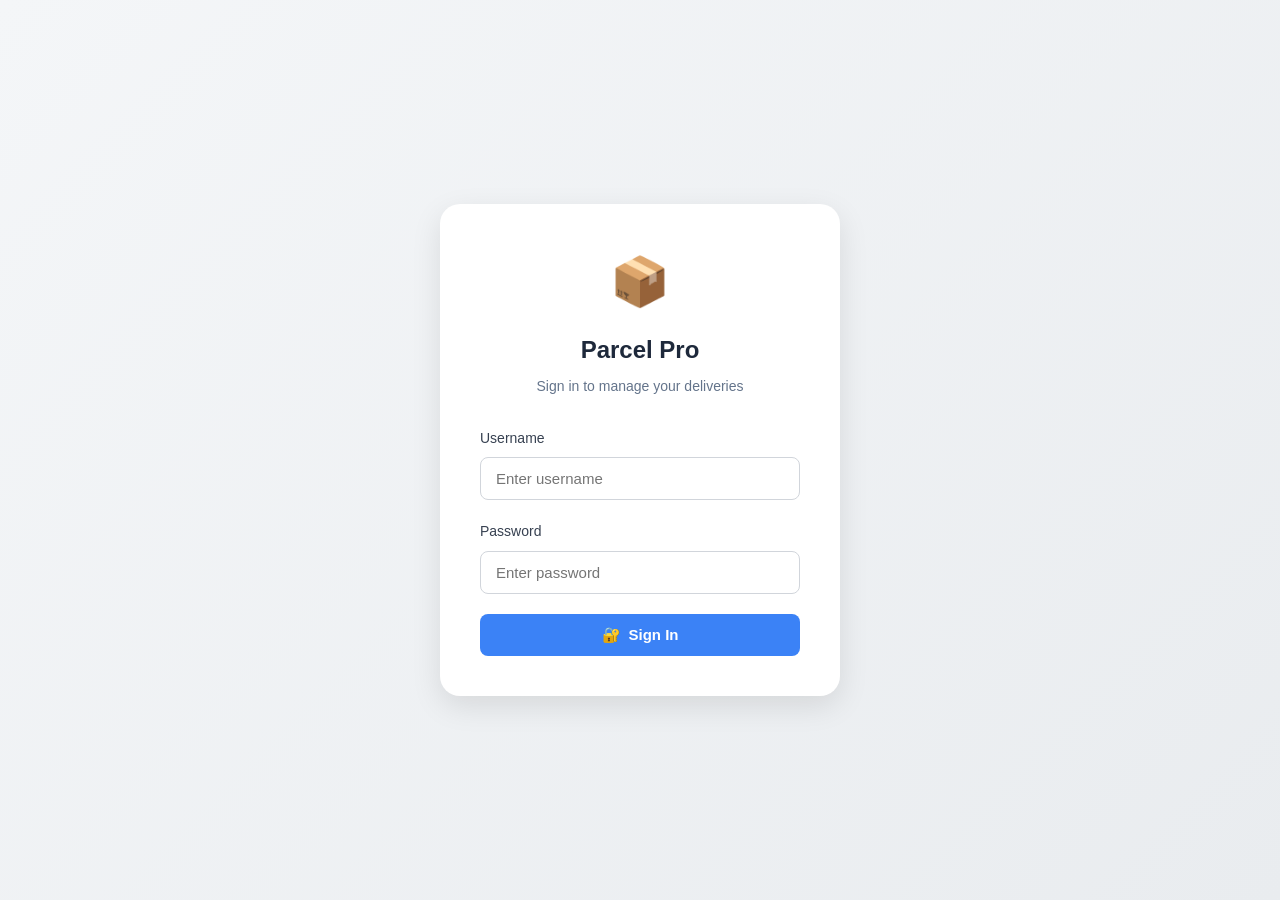
<file: index.html>
<!DOCTYPE html>
<html lang="en">
<head>
  <meta charset="UTF-8">
  <meta name="viewport" content="width=device-width, initial-scale=1.0">
  <title>Parcel Dashboard</title>
      
  <link rel="shortcut icon" href="favicon.ico" type="image/x-icon">
  <link rel="icon" type="image/png" sizes="32x32" href="favicon-32x32.png">
  <link rel="icon" type="image/png" sizes="16x16" href="favicon-16x16.png">
  <link rel="apple-touch-icon" sizes="180x180" href="apple-touch-icon.png">
  <link rel="manifest" href="site.webmanifest">
  <meta name="theme-color" content="#ffffff">
      
  <style>
  /* Reset */
  * {
    box-sizing: border-box;
    margin: 0;
    padding: 0;
  }

  /* Body */
  body {
    font-family: -apple-system, BlinkMacSystemFont, 'Segoe UI', Arial, sans-serif;
    background: linear-gradient(135deg, #f4f6f8 0%, #e9ecef 100%);
    color: #333;
    line-height: 1.6;
    min-height: 100vh;
  }

  /* Container */
  .container {
    max-width: 1200px;
    margin: 0 auto;
    padding: 20px;
    animation: fadeIn 0.5s ease;
  }

  @keyframes fadeIn {
    from { opacity: 0; transform: translateY(20px); }
    to { opacity: 1; transform: translateY(0); }
  }

  /* Header */
  .header {
    text-align: center;
    margin-bottom: 40px;
    padding: 30px 20px;
  }

  .logo {
    display: flex;
    align-items: center;
    justify-content: center;
    gap: 15px;
    margin-bottom: 15px;
  }

  .logo-icon {
    font-size: 48px;
    animation: bounce 2s infinite;
  }

  @keyframes bounce {
    0%, 100% { transform: translateY(0); }
    50% { transform: translateY(-10px); }
  }

  .logo-text {
    font-size: 32px;
    font-weight: 800;
    background: linear-gradient(135deg, #667eea 0%, #764ba2 100%);
    -webkit-background-clip: text;
    -webkit-text-fill-color: transparent;
    background-clip: text;
  }

  .page-title {
    font-size: 18px;
    color: #6b7280;
    font-weight: 500;
    max-width: 600px;
    margin: 0 auto;
  }

  /* Dashboard Grid */
  .grid {
    display: grid;
    grid-template-columns: repeat(auto-fit, minmax(300px, 1fr));
    gap: 25px;
    margin-top: 30px;
  }

  .box {
    background: #ffffff;
    padding: 35px 30px;
    border-radius: 20px;
    cursor: pointer;
    font-size: 18px;
    font-weight: 600;
    box-shadow: 0 4px 20px rgba(0,0,0,0.08);
    transition: all 0.3s cubic-bezier(0.4, 0, 0.2, 1);
    border: 2px solid transparent;
    display: flex;
    flex-direction: column;
    align-items: center;
    justify-content: center;
    gap: 15px;
    min-height: 180px;
    text-align: center;
    position: relative;
    overflow: hidden;
  }

  .box:hover {
    transform: translateY(-10px);
    box-shadow: 0 20px 40px rgba(0,0,0,0.12);
    border-color: #3b82f6;
  }

  .box:active {
    transform: translateY(-5px);
  }

  .box::before {
    content: '';
    position: absolute;
    top: 0;
    left: 0;
    right: 0;
    height: 5px;
    background: linear-gradient(90deg, #3b82f6, #8b5cf6);
    opacity: 0;
    transition: opacity 0.3s ease;
  }

  .box:hover::before {
    opacity: 1;
  }

  .box-icon {
    font-size: 48px;
    margin-bottom: 10px;
    transition: transform 0.3s ease;
  }

  .box:hover .box-icon {
    transform: scale(1.2);
  }

  .box-text {
    color: #1f2937;
    font-size: 18px;
    line-height: 1.4;
  }

  .box-description {
    color: #6b7280;
    font-size: 14px;
    font-weight: 400;
    margin-top: 8px;
    opacity: 0;
    transition: opacity 0.3s ease;
    max-width: 80%;
  }

  .box:hover .box-description {
    opacity: 1;
  }

  /* Specific box colors */
  .box:nth-child(1) { --color: #3b82f6; }
  .box:nth-child(2) { --color: #10b981; }
  .box:nth-child(3) { --color: #f59e0b; }
  .box:nth-child(4) { --color: #ef4444; }
  .box:nth-child(5) { --color: #8b5cf6; }
  .box:nth-child(6) { --color: #06b6d4; }
  .box:nth-child(7) { --color: #3b82f6; } /* Patients Record */

  .box:nth-child(1) .box-icon { color: #3b82f6; }
  .box:nth-child(2) .box-icon { color: #10b981; }
  .box:nth-child(3) .box-icon { color: #f59e0b; }
  .box:nth-child(4) .box-icon { color: #ef4444; }
  .box:nth-child(5) .box-icon { color: #8b5cf6; }
  .box:nth-child(6) .box-icon { color: #06b6d4; }
  .box:nth-child(7) .box-icon { color: #3b82f6; }

  /* Footer */
  .footer {
    text-align: center;
    margin-top: 60px;
    padding: 20px;
    color: #6b7280;
    font-size: 14px;
    border-top: 1px solid #e5e7eb;
  }

  .footer-links {
    display: flex;
    justify-content: center;
    gap: 20px;
    margin-top: 10px;
  }

  .footer-links a {
    color: #6b7280;
    text-decoration: none;
    transition: color 0.2s;
  }

  .footer-links a:hover {
    color: #3b82f6;
  }

  /* Responsive Design */
  @media (max-width: 1024px) {
    .grid { grid-template-columns: repeat(2, 1fr); }
  }

  @media (max-width: 768px) {
    .container { padding: 15px; }
    .header { padding: 20px 15px; margin-bottom: 30px; }
    .logo-icon { font-size: 36px; }
    .logo-text { font-size: 24px; }
    .grid { grid-template-columns: 1fr; gap: 20px; }
    .box { padding: 30px 25px; min-height: 160px; }
    .box-icon { font-size: 40px; }
    .box-text { font-size: 16px; }
  }

  @media (max-width: 480px) {
    .logo { flex-direction: column; gap: 10px; }
    .box { padding: 25px 20px; min-height: 140px; }
    .box-icon { font-size: 36px; }
  }

  .box:focus-visible,
  .nav-trigger:focus-visible {
    outline: 2px solid #3b82f6;
    outline-offset: 2px;
  }

  /* Loading animation */
  .box.loading {
    animation: pulse 1.5s infinite;
  }

  @keyframes pulse {
    0%, 100% { opacity: 1; }
    50% { opacity: 0.7; }
  }
  .logout-btn {
      background: #ef4444;
      color: white;
      border: none;
      padding: 8px 16px;
      border-radius: 8px;
      cursor: pointer;
      font-weight: 600;
      font-size: 14px;
      display: flex;
      align-items: center;
      gap: 6px;
      transition: background 0.2s;
    }
    .logout-btn:hover { background: #dc2626; }  
  </style>
</head>

<body>

<div class="container">
  <header class="header" style="position: relative";>
    <button class="logout-btn" onclick="logoutUser()" style="position: absolute; top: 10px; right: 10px;">
      <span>🚪</span> Logout
    </button>
    <div class="logo">
      <div class="logo-icon">📦</div>
      <h1 class="logo-text">Parcel Pro</h1>
    </div>
    <p class="page-title">Manage your parcel deliveries efficiently with our comprehensive dashboard</p>
  </header>

  <main class="dashboard">
    <div class="grid">
      <div class="box" onclick="go('parcel_entry')" tabindex="0" role="button">
        <div class="box-icon">📦📝</div>
        <div class="box-text">Parcel Entry</div>
        <div class="box-description">Create new parcel entries with detailed information</div>
      </div>

      <div class="box" onclick="go('parcel_entry_form')" tabindex="0" role="button">
        <div class="box-icon">📦🔍</div>
        <div class="box-text">Parcel Scanner</div>
        <div class="box-description">Scan and manage received parcels</div>
      </div>

      <div class="box" onclick="go('upload_sample_images')" tabindex="0" role="button">
        <div class="box-icon">📷</div>
        <div class="box-text">Upload Sample Images</div>
        <div class="box-description">Upload and manage parcel images</div>
      </div>

      <div class="box" onclick="go('delivered_today')" tabindex="0" role="button">
        <div class="box-icon">📅</div>
        <div class="box-text">Delivered Today</div>
        <div class="box-description">View today's delivered parcels</div>
      </div>

      <div class="box" onclick="go('gallery')" tabindex="0" role="button">
        <div class="box-icon">🖼️</div>
        <div class="box-text">Sample Gallery</div>
        <div class="box-description">Browse all parcel images gallery</div>
      </div>

      <div class="box" onclick="go('total')" tabindex="0" role="button">
        <div class="box-icon">📊</div>
        <div class="box-text">Total Samples</div>
        <div class="box-description">View complete parcel statistics</div>
      </div>
        
      <div class="box" onclick="go('Record')" tabindex="0" role="button">
        <div class="box-icon">📋</div>
        <div class="box-text">Patients Record</div>
        <div class="box-description">View complete Patient Details</div>
      </div>
    </div>
  </main>

  <footer class="footer">
    <p>© 2024 Parcel Pro. All rights reserved.</p>
    <div class="footer-links">
      <a href="#" onclick="showAbout(event)">About</a>
      <a href="#" onclick="showHelp(event)">Help</a>
      <a href="mailto:support@example.com">Contact</a>
    </div>
  </footer>
</div>

<script src="config.js"></script>  
<script src="auth.js"></script>

<script>
// Navigation functions
function go(page) {
  const button = event?.currentTarget;
  if (button) {
    button.classList.add('loading');
  }
  
  setTimeout(() => {
    window.location.href = page;
  }, 300);
}

// Utility functions
function showAbout(e) {
  if(e) e.preventDefault();
  alert('Parcel Pro - A comprehensive parcel management system for efficient delivery tracking and management.');
}

function showHelp(e) {
  if(e) e.preventDefault();
  alert('Need help? Please contact our support team at support@example.com or call +1 (555) 123-4567.');
}

// Keyboard navigation and menu interactions
document.addEventListener('DOMContentLoaded', () => {
  const boxes = document.querySelectorAll('.box');
  boxes.forEach(box => {
    box.addEventListener('keydown', (e) => {
      if (e.key === 'Enter' || e.key === ' ') {
        e.preventDefault();
        box.click();
      }
    });
  });
  
  const navMenu = document.querySelector('.nav-menu');
  const navDropdown = document.querySelector('.nav-dropdown');

  navMenu.addEventListener('mouseenter', () => {
    navDropdown.style.opacity = '1';
    navDropdown.style.visibility = 'visible';
    navDropdown.style.transform = 'translateY(0)';
  });

  navMenu.addEventListener('mouseleave', () => {
    setTimeout(() => {
      if (!navMenu.matches(':hover') && !navDropdown.matches(':hover')) {
        navDropdown.style.opacity = '0';
        navDropdown.style.visibility = 'hidden';
        navDropdown.style.transform = 'translateY(-10px)';
      }
    }, 100);
  });

  navDropdown.addEventListener('mouseleave', () => {
    setTimeout(() => {
      if (!navMenu.matches(':hover') && !navDropdown.matches(':hover')) {
        navDropdown.style.opacity = '0';
        navDropdown.style.visibility = 'hidden';
        navDropdown.style.transform = 'translateY(-10px)';
      }
    }, 100);
  });
});
</script>
</body>
</html>
</file>
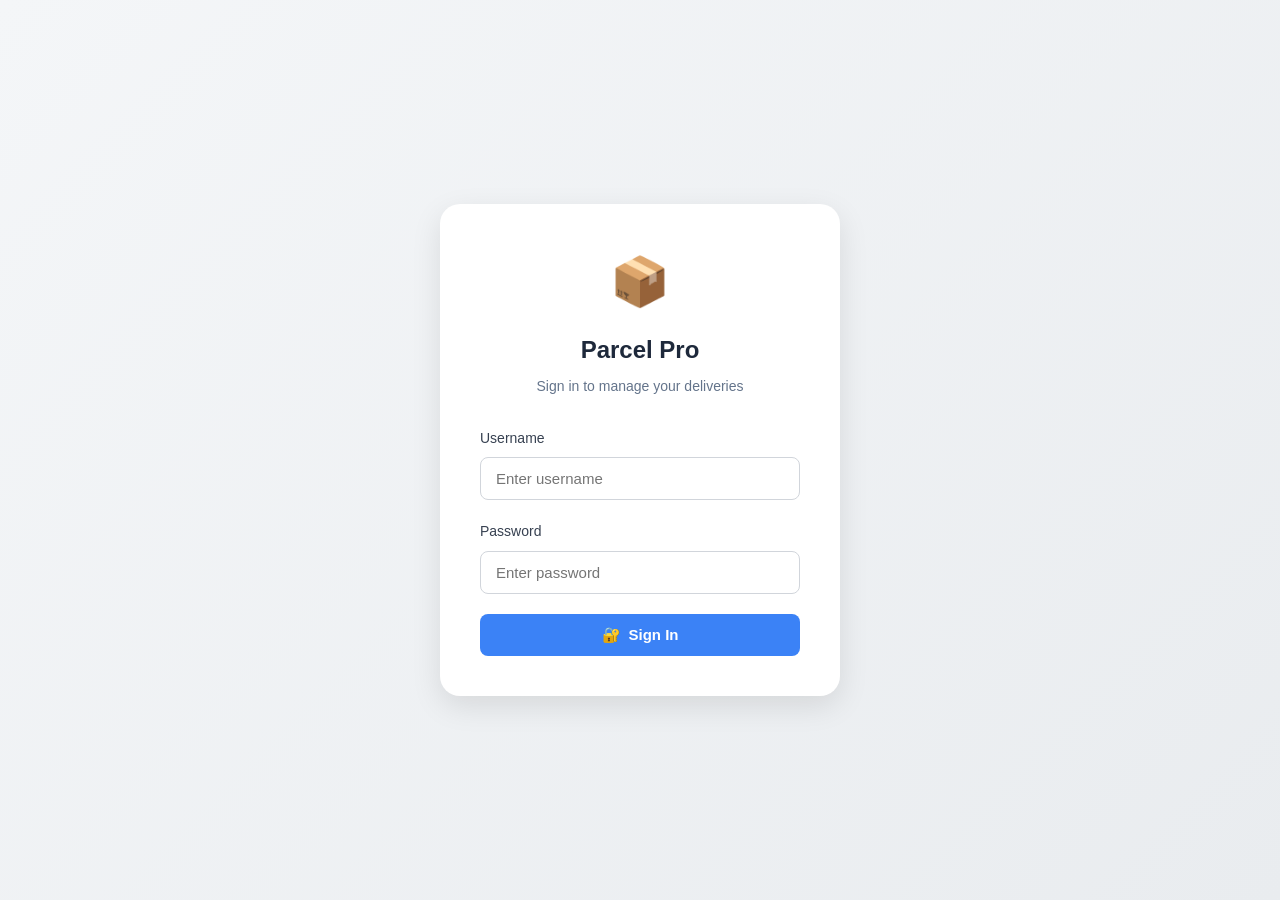
<file: delivered_today.html>
<!DOCTYPE html>
<html lang="en">
<head>
  <meta charset="UTF-8">
  <meta name="viewport" content="width=device-width, initial-scale=1.0">
  <title>Today's Delivered Parcels</title>
  <link rel="shortcut icon" href="favicon.ico" type="image/x-icon">
  <link rel="icon" type="image/png" sizes="32x32" href="favicon-32x32.png">
  <link rel="icon" type="image/png" sizes="16x16" href="favicon-16x16.png">
  
  <link rel="stylesheet" href="styles.css">

  <style>
    /* ---------- PAGE SPECIFIC STYLES ---------- */
    .content-wrapper { flex: 1; padding: 30px; background: #f8fafc; overflow-y: auto; }
    .content-container { width: 100%; max-width: 1200px; margin: 0 auto; background: #ffffff; border-radius: 16px; box-shadow: 0 4px 20px rgba(0, 0, 0, 0.05); overflow: hidden; border: 1px solid #e2e8f0; }
    .header { background: linear-gradient(135deg, #3b82f6 0%, #1d4ed8 100%); color: white; padding: 25px 30px; display: flex; justify-content: space-between; align-items: center; flex-wrap: wrap; gap: 15px; }
    .header-content { flex: 1; }
    .header h2 { font-size: 24px; font-weight: 600; display: flex; align-items: center; gap: 10px; margin-bottom: 5px; }
    .header p { opacity: 0.9; font-size: 14px; margin: 0; }
    
    .stats-card { background: rgba(255, 255, 255, 0.2); padding: 15px 20px; border-radius: 10px; text-align: center; min-width: 150px; backdrop-filter: blur(10px); border: 1px solid rgba(255, 255, 255, 0.1); }
    .stats-count { font-size: 28px; font-weight: 700; margin-bottom: 5px; display: block; }
    .stats-label { font-size: 12px; opacity: 0.9; text-transform: uppercase; letter-spacing: 0.5px; }

    /* ---------- TABLE STYLES ---------- */
    .table-container { padding: 30px; overflow-x: auto; }
    table { width: 100%; border-collapse: collapse; margin-top: 10px; background: #fff; border-radius: 10px; overflow: hidden; box-shadow: 0 2px 8px rgba(0,0,0,0.04); border: 1px solid #e5e7eb; }
    th, td { padding: 16px 20px; text-align: left; border-bottom: 1px solid #f3f4f6; transition: background-color 0.2s; }
    th { background: #f9fafb; font-weight: 600; color: #374151; font-size: 14px; text-transform: uppercase; letter-spacing: 0.5px; border-bottom: 2px solid #e5e7eb; white-space: nowrap; }
    td { color: #4b5563; font-size: 14px; }
    tr:hover td { background: #f9fafb; }
    tr:last-child td { border-bottom: none; }

    /* Status badge */
    .status-badge { padding: 6px 12px; border-radius: 20px; font-size: 12px; font-weight: 600; text-transform: uppercase; letter-spacing: 0.3px; display: inline-block; min-width: 90px; text-align: center; }
    .status-delivered { background: #d1fae5; color: #065f46; border: 1px solid #a7f3d0; }
    .status-pending { background: #fef3c7; color: #92400e; border: 1px solid #fde68a; }
    .status-unknown { background: #f3f4f6; color: #374151; border: 1px solid #d1d5db; }

    /* Tracking link */
    .tracking-link { color: #3b82f6; text-decoration: none; font-weight: 500; cursor: pointer; padding: 4px 8px; border-radius: 6px; transition: all 0.2s; display: inline-flex; align-items: center; gap: 6px; background: #eff6ff; border: 1px solid transparent; }
    .tracking-link:hover { background: #dbeafe; border-color: #3b82f6; transform: translateY(-1px); box-shadow: 0 2px 4px rgba(59, 130, 246, 0.1); }
    .tracking-link::after { content: '👁️'; opacity: 0.7; font-size: 12px; }

    /* Loading & Empty state */
    .loading-container { padding: 40px; text-align: center; color: #6b7280; }
    .loading-spinner { display: inline-block; width: 40px; height: 40px; border: 3px solid #e5e7eb; border-radius: 50%; border-top-color: #3b82f6; animation: spin 1s linear infinite; margin-bottom: 15px; }
    @keyframes spin { to { transform: rotate(360deg); } }
    .empty-state { padding: 60px 20px; text-align: center; color: #9ca3af; }
    .empty-icon { font-size: 48px; margin-bottom: 15px; opacity: 0.5; }

    .cache-indicator { display: none; font-size: 11px; padding: 2px 6px; border-radius: 4px; margin-left: 8px; background: #f3f4f6; color: #6b7280; vertical-align: middle; }
    .cache-indicator.fresh { background: #d1fae5; color: #065f46; }

    /* ---------- MODAL & GALLERY ---------- */
    .modal { position: fixed; inset: 0; background: rgba(0,0,0,0.85); display: none; justify-content: center; align-items: center; z-index: 999; padding: 20px; }
    .modal.show { display: flex; animation: fadeIn 0.3s ease; }
    .modal-content { position: relative; max-width: 95vw; max-height: 95vh; overflow: auto; display: flex; justify-content: center; align-items: center; flex-wrap: wrap; gap: 15px; padding: 20px; background: rgba(255,255,255,0.05); border-radius: 12px; }
    
    .gallery { display: flex; flex-wrap: wrap; justify-content: center; align-items: center; gap: 20px; width: 100%; }
    .gallery img { max-width: 80vw; max-height: 80vh; object-fit: contain; border-radius: 8px; cursor: zoom-in; display: block; transition: transform 0.2s, opacity 0.3s ease; box-shadow: 0 4px 20px rgba(0,0,0,0.3); }
    .gallery img:hover { transform: scale(1.01); }

    .img-container { position: relative; display: inline-block; min-width: 200px; min-height: 150px; border-radius: 8px; overflow: hidden; }
    @keyframes loading { 0% { background-position: -200px 0; } 100% { background-position: calc(200px + 100%) 0; } }
    .loading-placeholder { position: absolute; width: 100%; height: 100%; background: linear-gradient(90deg, #f0f0f0 25%, #e0e0e0 50%, #f0f0f0 75%); background-size: 200% 100%; animation: loading 1.5s infinite; border-radius: 8px; }
    .modal-loading { color: white; font-size: 18px; padding: 30px; text-align: center; }
    .error-message { color: #f87171; background: rgba(254, 226, 226, 0.1); padding: 20px; border-radius: 8px; text-align: center; margin: 20px; border: 1px solid rgba(254, 226, 226, 0.2); }

    /* ---------- FULLSCREEN ---------- */
    .fullscreen { position: fixed; inset: 0; background: rgba(0,0,0,0.95); display: none; justify-content: center; align-items: center; z-index: 2000; overflow: hidden; touch-action: none; }
    .fullscreen.show { display: flex; animation: fadeIn 0.3s ease; }
    .fullscreen img { max-width: 95vw; max-height: 95vh; object-fit: contain; cursor: grab; transition: transform 0.1s ease-out; transform-origin: center center; box-shadow: 0 8px 32px rgba(0,0,0,0.4); }
    
    .nav-arrow { position: fixed; top: 50%; transform: translateY(-50%); background: rgba(255,255,255,0.15); color: white; border: none; width: 60px; height: 60px; border-radius: 50%; font-size: 28px; cursor: pointer; display: flex; align-items: center; justify-content: center; z-index: 2001; transition: all 0.2s; backdrop-filter: blur(10px); }
    .nav-arrow:hover { background: rgba(255,255,255,0.25); transform: translateY(-50%) scale(1.1); }
    .nav-arrow.prev { left: 20px; } .nav-arrow.next { right: 20px; }
    
    .close-btn { position: fixed; top: 20px; right: 20px; background: rgba(255,255,255,0.15); color: white; border: none; width: 50px; height: 50px; border-radius: 50%; font-size: 24px; cursor: pointer; z-index: 2001; transition: all 0.2s; display: flex; align-items: center; justify-content: center; backdrop-filter: blur(10px); }
    .close-btn:hover { background: rgba(255,255,255,0.25); transform: scale(1.1); }
    
    .info-panel { position: fixed; bottom: 20px; left: 50%; transform: translateX(-50%); background: rgba(0,0,0,0.7); color: white; padding: 12px 24px; border-radius: 30px; font-size: 14px; z-index: 2001; backdrop-filter: blur(10px); display: flex; align-items: center; gap: 10px; }

    /* ---------- REFRESH BUTTON ---------- */
    .refresh-btn { background: linear-gradient(135deg, #10b981 0%, #059669 100%); color: white; border: none; border-radius: 8px; padding: 8px 16px; font-size: 13px; font-weight: 500; cursor: pointer; transition: all 0.3s; display: flex; align-items: center; gap: 6px; margin-left: auto; }
    .refresh-btn:hover { transform: translateY(-2px); box-shadow: 0 4px 12px rgba(16, 185, 129, 0.3); }

    @keyframes fadeIn { from { opacity: 0; } to { opacity: 1; } }

    @media (max-width: 768px) {
      .content-wrapper { padding: 15px; }
      .header { padding: 20px; flex-direction: column; align-items: stretch; }
      .stats-card { align-self: flex-start; }
      .table-container { padding: 15px; }
      th, td { padding: 12px 15px; font-size: 13px; }
      .nav-arrow { width: 50px; height: 50px; font-size: 24px; }
      .close-btn { width: 40px; height: 40px; font-size: 20px; }
      .refresh-btn { width: 100%; margin-top: 10px; justify-content: center; }
    }
  </style>
</head>
<body>

<div id="sidebar-container"></div>

<div class="main-content" id="mainContent">
  <header class="topbar">
    <button class="menu-btn" onclick="toggleSidebar()" aria-label="Toggle menu">☰</button>
    <div class="page-info">
      <div class="page-title">
        <span>📦</span>
        <span>Today's Delivered Parcels</span>
        <span id="cacheIndicator" class="cache-indicator" style="display: none;"></span>
      </div>
      <div class="page-subtitle">View all parcels delivered today with images</div>
    </div>
    <div class="user-menu">
      <button class="refresh-btn" onclick="forceRefresh()">
        <span>🔄</span>
        <span>Refresh</span>
      </button>
    </div>
  </header>

  <div class="content-wrapper">
    <div class="content-container">
      <span id="count" style="display: none;"></span>
      </div>

      <div class="table-container">
        <table>
          <thead>
            <tr>
              <th>Tracking Number</th>
              <th>From Address</th>
              <th>Delivery Date</th>
              <th>Status</th>
            </tr>
          </thead>
          <tbody id="tableBody">
            <tr>
              <td colspan="4">
                <div class="loading-container">
                  <div class="loading-spinner"></div>
                  <div>Loading today's deliveries...</div>
                </div>
              </td>
            </tr>
          </tbody>
        </table>
      </div>
    </div>
  </div>
</div>

<div id="imageModal" class="modal">
  <button class="close-btn" onclick="closeModal()" aria-label="Close modal">×</button>
  <div class="modal-content">
    <div class="gallery" id="gallery"></div>
  </div>
</div>

<div id="fullscreen" class="fullscreen">
  <button class="close-btn" onclick="closeFullscreen()" aria-label="Close fullscreen">×</button>
  <button class="nav-arrow prev" onclick="prevImage()" aria-label="Previous image">‹</button>
  <button class="nav-arrow next" onclick="nextImage()" aria-label="Next image">›</button>
  <div class="info-panel" id="infoPanel">
    <span id="imageCounter">1/1</span>
    <span>•</span>
    <span id="imageCaption">Image</span>
  </div>
  <img id="fsImage" src="" alt="Fullscreen view">
</div>

<script src="config.js"></script>
<script src="auth.js"></script>  
<script src="sidebar.js"></script>

<script>
/* ---------- CACHE SETTINGS ---------- */
const CACHE_KEY = 'parcel_pro_delivered_today';
const CACHE_DURATION = 5 * 60 * 1000; // 5 minutes cache

/* ---------- DOM ELEMENTS ---------- */
const imageModal = document.getElementById("imageModal");
const gallery = document.getElementById("gallery");
const fullscreen = document.getElementById("fullscreen");
const fsImage = document.getElementById("fsImage");
const tableBody = document.getElementById("tableBody");
const countElement = document.getElementById("count");
const toast = document.getElementById('toast');
const imageCounter = document.getElementById('imageCounter');
const imageCaption = document.getElementById('imageCaption');
const cacheIndicator = document.getElementById('cacheIndicator');

/* ---------- GLOBAL VARIABLES ---------- */
let currentImages = [];
let currentIndex = 0;
let dataRefreshInterval = null;
let isLoading = false;
let parcelData = [];
let memoryCache = null;
let isFromCache = false;

/* ---------- TOAST FUNCTION ---------- */
function showToast(message, type = 'success') {
  toast.textContent = message;
  toast.className = `toast toast-${type} show`;
  setTimeout(() => toast.classList.remove('show'), 3000);
}

/* ---------- CACHE FUNCTIONS ---------- */
function saveToCache(data) {
  const cacheData = { data: data, timestamp: Date.now() };
  localStorage.setItem(CACHE_KEY, JSON.stringify(cacheData));
  memoryCache = cacheData;
}

function getFromCache() {
  if (memoryCache && memoryCache.timestamp) {
    if ((Date.now() - memoryCache.timestamp) <= CACHE_DURATION) return memoryCache.data;
    memoryCache = null;
  }
  
  const cached = localStorage.getItem(CACHE_KEY);
  if (!cached) return null;
  
  try {
    const parsed = JSON.parse(cached);
    if ((Date.now() - parsed.timestamp) > CACHE_DURATION) {
      localStorage.removeItem(CACHE_KEY);
      return null;
    }
    memoryCache = parsed;
    return parsed.data;
  } catch (e) {
    localStorage.removeItem(CACHE_KEY);
    return null;
  }
}

function clearCache() {
  memoryCache = null;
  localStorage.removeItem(CACHE_KEY);
  showToast('Cache cleared', 'info');
}

function updateCacheIndicator(isCached) {
  isFromCache = isCached;
  if (isCached) {
    cacheIndicator.style.display = 'inline-block';
    cacheIndicator.textContent = 'Cached';
    cacheIndicator.className = 'cache-indicator fresh';
  } else {
    cacheIndicator.style.display = 'inline-block';
    cacheIndicator.textContent = 'Live';
    cacheIndicator.className = 'cache-indicator';
  }
}

/* ---------- DATA LOADING ---------- */
function loadData(forceRefresh = false) {
  if (isLoading && !forceRefresh) return;
  
  if (!forceRefresh) {
    const cachedData = getFromCache();
    if (cachedData) {
      parcelData = cachedData;
      displayData(parcelData);
      updateCacheIndicator(true);
      showToast(`Loaded ${parcelData.length} deliveries from cache`, 'info');
      
      const cacheAge = Date.now() - (memoryCache?.timestamp || 0);
      if (cacheAge > 60000) setTimeout(() => loadData(true), 1000);
      return;
    }
  }
  
  isLoading = true;
  updateCacheIndicator(false);
  
  tableBody.innerHTML = `
    <tr>
      <td colspan="4">
        <div class="loading-container">
          <div class="loading-spinner"></div>
          <div>${forceRefresh ? 'Refreshing deliveries...' : 'Loading today\'s deliveries...'}</div>
        </div>
      </td>
    </tr>
  `;
  countElement.textContent = "0";
  
  // Using JSONP as in the original code, but with CONFIG variable
  const script = document.createElement("script");
  script.src = CONFIG.DELIVERED_TODAY_API + "?callback=handleData&t=" + Date.now();
  script.id = "jsonpScript";
  script.onerror = handleDataError;
  
  const oldScript = document.getElementById("jsonpScript");
  if (oldScript) oldScript.remove();
  
  document.body.appendChild(script);
}

function handleDataError() {
  isLoading = false;
  const cachedData = getFromCache();
  if (cachedData) {
    parcelData = cachedData;
    displayData(parcelData);
    updateCacheIndicator(true);
    showToast(`Showing cached data (offline mode)`, 'info');
    return;
  }
  
  tableBody.innerHTML = `
    <tr>
      <td colspan="4">
        <div class="empty-state">
          <div class="empty-icon">⚠️</div>
          <div>Failed to load data. Please try again.</div>
          <button onclick="forceRefresh()" class="refresh-btn" style="margin-top: 15px;">
            <span>🔄</span><span>Retry</span>
          </button>
        </div>
      </td>
    </tr>`;
  showToast('Failed to load parcel data', 'error');
}

// Called directly by JSONP response
function handleData(data) {
  isLoading = false;
  parcelData = Array.isArray(data) ? data : [];
  saveToCache(parcelData);
  displayData(parcelData);
  
  if (isFromCache) showToast(`Refreshed ${parcelData.length} deliveries`, 'success');
  else showToast(`Loaded ${parcelData.length} deliveries`, 'success');
}

function displayData(data) {
  countElement.textContent = data.length;
  tableBody.innerHTML = '';
  
  if (data.length === 0) {
    tableBody.innerHTML = `
      <tr>
        <td colspan="4">
          <div class="empty-state">
            <div class="empty-icon">📦</div>
            <div>No deliveries found for today.</div>
            <div style="font-size: 13px; margin-top: 10px; opacity: 0.7;">Check back later</div>
          </div>
        </td>
      </tr>`;
    return;
  }
  
  data.forEach(parcel => {
    const tr = document.createElement("tr");
    tr.innerHTML = `
      <td>
        <a class="tracking-link" onclick="openModal('${parcel.trackingNumber}')" title="View images for ${parcel.trackingNumber}">
          ${parcel.trackingNumber}
        </a>
      </td>
      <td>${parcel.fromAddress || 'N/A'}</td>
      <td>${formatDate(parcel.deliveryDate) || 'Today'}</td>
      <td><span class="status-badge ${getStatusClass(parcel.status)}">${parcel.status || 'Unknown'}</span></td>
    `;
    tableBody.appendChild(tr);
  });
}

function getStatusClass(status) {
  if (!status) return 'status-unknown';
  const s = status.toLowerCase();
  if (s.includes('delivered')) return 'status-delivered';
  if (s.includes('pending')) return 'status-pending';
  return 'status-unknown';
}

function formatDate(dateString) {
  if (!dateString) return '';
  try { return new Date(dateString).toLocaleDateString('en-US', { year: 'numeric', month: 'short', day: 'numeric' }); } 
  catch (e) { return dateString; }
}

/* ---------- IMAGE CACHING & FETCHING ---------- */
function getImageCacheKey(tracking) { return `parcel_pro_images_${tracking}`; }

function saveImagesToCache(tracking, images) {
  localStorage.setItem(getImageCacheKey(tracking), JSON.stringify({ data: images, timestamp: Date.now() }));
}

function getImagesFromCache(tracking) {
  const cached = localStorage.getItem(getImageCacheKey(tracking));
  if (!cached) return null;
  try {
    const parsed = JSON.parse(cached);
    if ((Date.now() - parsed.timestamp) > CACHE_DURATION) {
      localStorage.removeItem(getImageCacheKey(tracking));
      return null;
    }
    return parsed.data;
  } catch (e) {
    localStorage.removeItem(getImageCacheKey(tracking));
    return null;
  }
}

function openModal(tracking) {
  imageModal.classList.add("show");
  const cachedImages = getImagesFromCache(tracking);
  
  if (cachedImages) {
    renderImages(cachedImages, tracking, true);
    return;
  }
  
  gallery.innerHTML = `<div class="modal-loading">Loading images for ${tracking}...</div>`;
  fetchImages(tracking.toLowerCase());
}

function closeModal() {
  imageModal.classList.remove("show");
  gallery.innerHTML = "";
  currentImages = [];
}

async function fetchImages(query) {
  try {
    // Uses the new config variable
    const response = await fetch(CONFIG.IMAGE_API + `?t=${Date.now()}`);
    if (!response.ok) throw new Error(`HTTP ${response.status}`);
    const data = await response.json();
    saveImagesToCache(query, data);
    renderImages(data, query, false);
  } catch (error) {
    const cachedImages = getImagesFromCache(query);
    if (cachedImages) {
      renderImages(cachedImages, query, true);
      showToast('Showing cached images', 'info');
      return;
    }
    gallery.innerHTML = `
      <div class="error-message">
        <p>Failed to load images. Please try again.</p>
        <button onclick="fetchImages('${query}')" class="refresh-btn" style="margin-top: 10px;">
          <span>🔄</span><span>Retry</span>
        </button>
      </div>`;
  }
}

function renderImages(data, query, fromCache = false) {
  gallery.innerHTML = "";
  if (!Array.isArray(data)) {
    gallery.innerHTML = `<div class="error-message">Invalid image data format.</div>`;
    return;
  }
  
  currentImages = data.filter(item => item.caption && item.caption.toLowerCase().includes(query.toLowerCase()));
  
  if (currentImages.length === 0) {
    gallery.innerHTML = `<div class="error-message">No images found for tracking number: <strong>${query.toUpperCase()}</strong></div>`;
    return;
  }
  
  if (fromCache) {
    gallery.innerHTML = `<div class="modal-loading">Loading ${currentImages.length} cached image(s)...</div>`;
    setTimeout(() => {
      gallery.innerHTML = "";
      currentImages.forEach((item, index) => createImageElement(item, index, 'loaded'));
    }, 300);
  } else {
    gallery.innerHTML = `<div class="modal-loading">Preloading ${currentImages.length} image(s)...</div>`;
    const promises = currentImages.map((item, index) => {
      return new Promise((resolve) => {
        const img = new Image();
        img.src = item.url;
        img.onload = () => resolve({ index, item, status: 'loaded' });
        img.onerror = () => resolve({ index, item, status: 'error' });
      });
    });

    Promise.all(promises).then((results) => {
      gallery.innerHTML = "";
      results.forEach((result, index) => createImageElement(result.item, index, result.status));
    });
  }
}

function createImageElement(item, index, status = 'loaded') {
  const container = document.createElement("div");
  container.className = "img-container";
  
  const placeholder = document.createElement("div");
  placeholder.className = "loading-placeholder";
  container.appendChild(placeholder);
  
  const img = document.createElement("img");
  img.style.cssText = "width: 100%; height: 100%; max-width: 400px; max-height: 300px; object-fit: contain; cursor: pointer; border-radius: 8px; opacity: 0; transition: opacity 0.3s ease;";
  img.src = item.url;
  img.alt = item.caption || `Image ${index + 1}`;
  
  const finishLoading = () => {
    img.style.opacity = "1";
    placeholder.style.display = "none";
    if (item.caption) {
      const cap = document.createElement("div");
      cap.style.cssText = "color: white; text-align: center; font-size: 13px; margin-top: 8px; word-break: break-word; max-width: 400px;";
      cap.textContent = item.caption.length > 40 ? item.caption.substring(0, 40) + "..." : item.caption;
      container.appendChild(cap);
    }
  };

  if (status === 'loaded') {
    finishLoading();
  } else {
    img.onload = finishLoading;
    img.onerror = () => {
      placeholder.style.display = "none";
      const err = document.createElement("div");
      err.style.cssText = "width: 100%; height: 100%; display: flex; align-items: center; justify-content: center; background: #fee; border: 2px dashed #f87171; border-radius: 8px; color: #dc2626; font-size: 12px; padding: 10px; text-align: center;";
      err.textContent = "Failed to load image";
      container.appendChild(err);
    };
  }
  
  img.onclick = (e) => { e.stopPropagation(); openFullscreen(index); };
  container.appendChild(img);
  gallery.appendChild(container);
}

/* ---------- FULLSCREEN VIEW ---------- */
let scale = 1, translateX = 0, translateY = 0, isDragging = false, startX = 0, startY = 0;

function openFullscreen(index) {
  if (!currentImages[index]) return;
  currentIndex = index;
  fsImage.src = currentImages[index].url;
  imageCounter.textContent = `${index + 1}/${currentImages.length}`;
  imageCaption.textContent = currentImages[index].caption || `Image ${index + 1}`;
  scale = 1; translateX = 0; translateY = 0; updateTransform();
  fullscreen.classList.add("show");
}

function closeFullscreen() {
  fullscreen.classList.remove("show");
  fsImage.src = "";
  scale = 1; translateX = 0; translateY = 0; updateTransform();
}

function prevImage() {
  if (!currentImages.length) return;
  currentIndex = (currentIndex - 1 + currentImages.length) % currentImages.length;
  openFullscreen(currentIndex);
}

function nextImage() {
  if (!currentImages.length) return;
  currentIndex = (currentIndex + 1) % currentImages.length;
  openFullscreen(currentIndex);
}

function updateTransform() { fsImage.style.transform = `translate3d(${translateX}px, ${translateY}px, 0) scale(${scale})`; }

imageModal.addEventListener('click', (e) => { if (e.target === imageModal) closeModal(); });
fullscreen.addEventListener('click', (e) => { if (e.target === fullscreen) closeFullscreen(); });

document.addEventListener("keydown", e => {
  if (e.key === "Escape") {
    if (fullscreen.classList.contains("show")) closeFullscreen();
    else if (imageModal.classList.contains("show")) closeModal();
  } else if (fullscreen.classList.contains("show")) {
    if (e.key === "ArrowLeft") prevImage();
    else if (e.key === "ArrowRight") nextImage();
  }
});

fsImage.addEventListener("wheel", e => {
  e.preventDefault();
  const newScale = Math.min(Math.max(1, scale - e.deltaY * 0.001), 5);
  const rect = fsImage.getBoundingClientRect();
  translateX -= (e.clientX - rect.left - rect.width / 2) * (newScale - scale);
  translateY -= (e.clientY - rect.top - rect.height / 2) * (newScale - scale);
  scale = newScale; updateTransform();
});

fsImage.addEventListener("mousedown", e => {
  if (scale <= 1) return;
  isDragging = true;
  startX = e.clientX - translateX; startY = e.clientY - translateY;
  fsImage.style.cursor = "grabbing";
  e.preventDefault();
});

document.addEventListener("mousemove", e => {
  if (!isDragging) return;
  translateX = e.clientX - startX; translateY = e.clientY - startY;
  updateTransform();
});

document.addEventListener("mouseup", () => { isDragging = false; fsImage.style.cursor = "grab"; });
fsImage.addEventListener("dblclick", e => { e.preventDefault(); scale = 1; translateX = 0; translateY = 0; updateTransform(); });

function forceRefresh() { loadData(true); }

document.addEventListener('visibilitychange', () => {
  if (!document.hidden && memoryCache && (Date.now() - memoryCache.timestamp) > 120000) loadData(true);
});

window.addEventListener('load', () => {
  loadData();
  window.addEventListener('beforeunload', () => { if (dataRefreshInterval) clearInterval(dataRefreshInterval); });
});

window.app = { loadData: (force) => loadData(force), clearCache, openModal, closeModal, openFullscreen, closeFullscreen, prevImage, nextImage, getCacheInfo: () => ({ hasCache: !!getFromCache(), itemCount: getFromCache() ? getFromCache().length : 0, memoryCache: memoryCache, isFromCache }) };
</script>
</body>
</html>
</file>
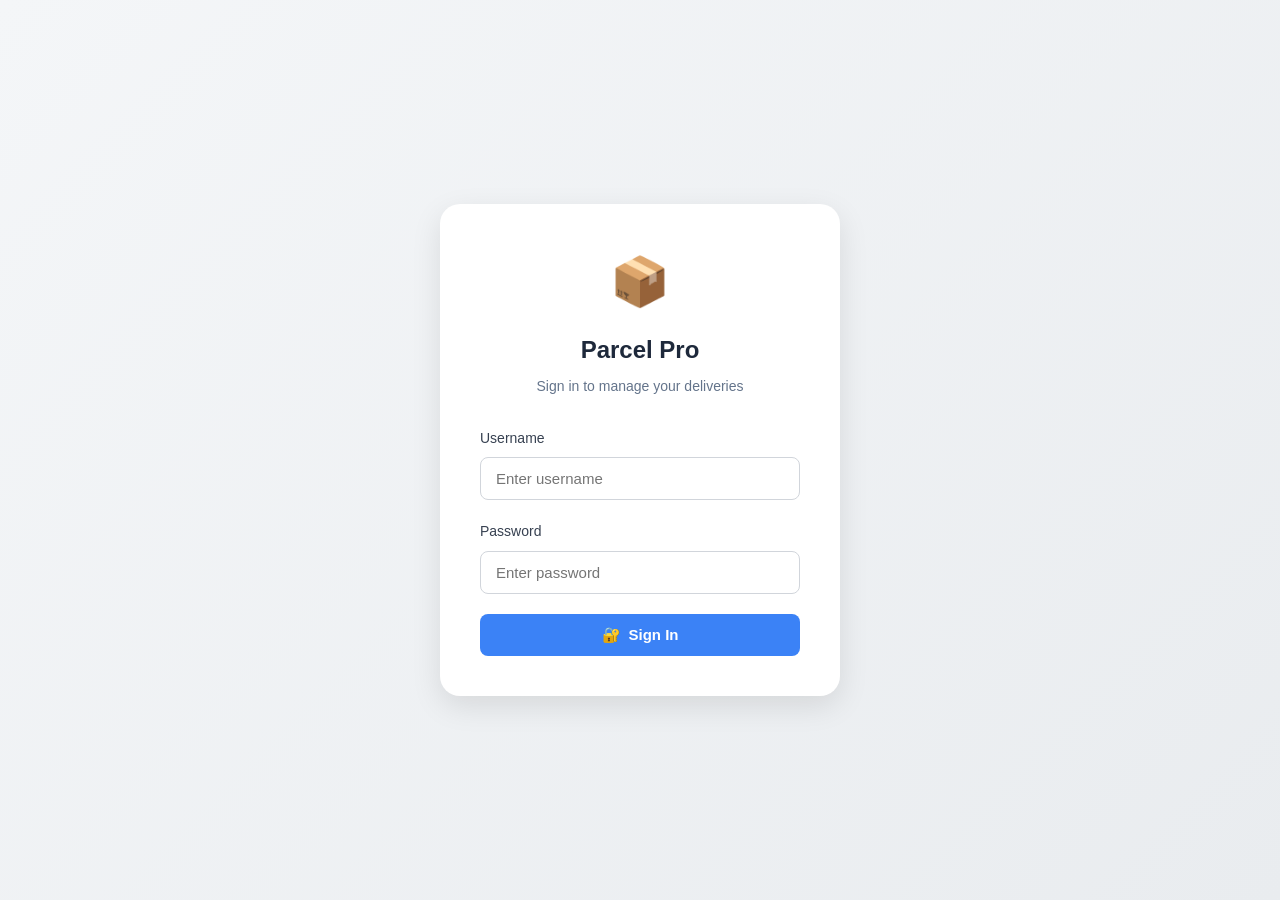
<file: gallery.html>
<!DOCTYPE html>
<html lang="en">
<head>
  <meta charset="UTF-8">
  <meta name="viewport" content="width=device-width, initial-scale=1.0">
  <title>Sample Gallery</title>
  <link rel="shortcut icon" href="favicon.ico" type="image/x-icon">
  <link rel="icon" type="image/png" sizes="32x32" href="favicon-32x32.png">
  <link rel="icon" type="image/png" sizes="16x16" href="favicon-16x16.png">
  
  <link rel="stylesheet" href="styles.css">

  <style>
    /* ---------- GALLERY SPECIFIC STYLES ---------- */
    .content-wrapper { flex: 1; padding: 30px; background: #f8fafc; overflow-y: auto; }
    .content-container { width: 100%; max-width: 1400px; margin: 0 auto; background: #ffffff; border-radius: 16px; box-shadow: 0 4px 20px rgba(0, 0, 0, 0.05); overflow: hidden; border: 1px solid #e2e8f0; }
    
    .header { background: linear-gradient(135deg, #3b82f6 0%, #1d4ed8 100%); color: white; padding: 25px 30px; display: flex; justify-content: space-between; align-items: center; flex-wrap: wrap; gap: 15px; }
    .header-content { flex: 1; }
    .header h1 { font-size: 24px; font-weight: 600; display: flex; align-items: center; gap: 10px; margin: 0; }
    .header p { opacity: 0.9; font-size: 14px; margin: 5px 0 0 0; }
    
    .stats-card { background: rgba(255, 255, 255, 0.2); padding: 15px 20px; border-radius: 10px; text-align: center; min-width: 150px; backdrop-filter: blur(10px); border: 1px solid rgba(255, 255, 255, 0.1); }
    .stats-count { font-size: 28px; font-weight: 700; margin-bottom: 5px; display: block; }
    .stats-label { font-size: 12px; opacity: 0.9; text-transform: uppercase; letter-spacing: 0.5px; }

    /* ---------- SEARCH BAR ---------- */
    .search-container { padding: 25px 30px; border-bottom: 1px solid #e5e7eb; background: #f9fafb; }
    .search-wrapper { position: relative; max-width: 500px; }
    .search-wrapper input { width: 100%; padding: 14px 50px 14px 45px; border: 1.5px solid #d1d5db; border-radius: 10px; font-size: 15px; transition: all 0.3s ease; background: #ffffff; font-family: inherit; box-shadow: 0 2px 4px rgba(0,0,0,0.05); }
    .search-wrapper input:focus { outline: none; border-color: #3b82f6; box-shadow: 0 0 0 3px rgba(59, 130, 246, 0.1); }
    .search-icon { position: absolute; left: 15px; top: 50%; transform: translateY(-50%); color: #9ca3af; font-size: 18px; }
    .clear-btn { position: absolute; right: 15px; top: 50%; transform: translateY(-50%); background: #ef4444; color: white; border: none; width: 24px; height: 24px; border-radius: 50%; font-size: 14px; cursor: pointer; display: none; align-items: center; justify-content: center; transition: all 0.2s; }
    .clear-btn:hover { background: #dc2626; transform: translateY(-50%) scale(1.1); }

    /* ---------- GALLERY GRID ---------- */
    .gallery-content { padding: 25px 30px; }
    .date-group { margin-bottom: 40px; }
    .date-header { font-size: 20px; font-weight: 600; margin: 0 0 20px 0; color: #111827; padding-bottom: 10px; border-bottom: 2px solid #3b82f6; display: flex; justify-content: space-between; align-items: center; }
    .date-count { font-size: 14px; font-weight: 500; color: #6b7280; background: #f3f4f6; padding: 4px 12px; border-radius: 20px; }
    
    .gallery { display: grid; grid-template-columns: repeat(auto-fill, minmax(250px, 1fr)); gap: 20px; }
    .item { background: #ffffff; border-radius: 12px; padding: 15px; transition: all 0.3s ease; box-shadow: 0 2px 8px rgba(0,0,0,0.06); border: 1px solid #e5e7eb; position: relative; overflow: hidden; }
    .item:hover { transform: translateY(-5px); box-shadow: 0 10px 25px rgba(0,0,0,0.1); border-color: #d1d5db; }
    .item img { width: 100%; height: 200px; object-fit: cover; border-radius: 8px; cursor: pointer; transition: transform 0.3s ease; background: linear-gradient(135deg, #f3f4f6 0%, #e5e7eb 100%); display: block; }
    .item img.loading { opacity: 0.5; filter: blur(2px); }
    .item img.error { filter: grayscale(100%); opacity: 0.3; }
    .item img:hover { transform: scale(1.05); }
    .caption { margin-top: 12px; font-size: 14px; font-weight: 500; color: #374151; line-height: 1.4; word-break: break-word; text-align: center; }
    .file-info { display: flex; justify-content: space-between; align-items: center; margin-top: 10px; font-size: 12px; color: #9ca3af; }
    .file-size { background: #f3f4f6; padding: 2px 8px; border-radius: 10px; font-weight: 500; }
    .file-date { font-size: 11px; opacity: 0.8; }

    /* ---------- LIGHTBOX ---------- */
    .lightbox { display: none; position: fixed; inset: 0; background: rgba(0,0,0,0.95); z-index: 2000; align-items: center; justify-content: center; flex-direction: column; padding: 40px; }
    .lightbox.active { display: flex; animation: fadeIn 0.3s ease; }
    .lightbox img { max-width: 90%; max-height: 70%; object-fit: contain; border-radius: 12px; box-shadow: 0 10px 40px rgba(0,0,0,0.3); animation: zoomIn 0.3s ease; }
    .lightbox-caption { color: #ffffff; margin-top: 20px; font-size: 18px; font-weight: 500; text-align: center; padding: 0 30px; max-width: 800px; line-height: 1.4; }
    .close-btn-lightbox { position: absolute; top: 25px; right: 30px; background: rgba(255,255,255,0.15); color: white; border: none; width: 50px; height: 50px; border-radius: 50%; font-size: 24px; cursor: pointer; z-index: 2001; transition: all 0.2s; display: flex; align-items: center; justify-content: center; backdrop-filter: blur(10px); }
    .close-btn-lightbox:hover { background: rgba(255,255,255,0.25); transform: scale(1.1); }
    .nav-arrow { position: absolute; top: 50%; transform: translateY(-50%); background: rgba(255,255,255,0.15); color: white; border: none; width: 60px; height: 60px; border-radius: 50%; font-size: 28px; cursor: pointer; display: flex; align-items: center; justify-content: center; z-index: 2001; transition: all 0.2s; backdrop-filter: blur(10px); }
    .nav-arrow:hover { background: rgba(255,255,255,0.25); transform: translateY(-50%) scale(1.1); }
    .nav-arrow.prev { left: 30px; } .nav-arrow.next { right: 30px; }
    .lightbox-info { position: absolute; bottom: 30px; left: 50%; transform: translateX(-50%); background: rgba(0,0,0,0.7); color: white; padding: 12px 24px; border-radius: 30px; font-size: 14px; z-index: 2001; backdrop-filter: blur(10px); display: flex; align-items: center; gap: 15px; }

    /* ---------- LOADING & STATES ---------- */
    .loading-container { padding: 60px 20px; text-align: center; color: #6b7280; }
    .loading-spinner { display: inline-block; width: 40px; height: 40px; border: 3px solid #e5e7eb; border-radius: 50%; border-top-color: #3b82f6; animation: spin 1s linear infinite; margin-bottom: 15px; }
    @keyframes spin { to { transform: rotate(360deg); } }
    @keyframes fadeIn { from { opacity: 0; } to { opacity: 1; } }
    @keyframes zoomIn { from { transform: scale(0.9); opacity: 0; } to { transform: scale(1); opacity: 1; } }
    .empty-state { padding: 60px 20px; text-align: center; color: #9ca3af; }
    .empty-icon { font-size: 48px; margin-bottom: 15px; opacity: 0.5; }
    .error-message { padding: 30px; text-align: center; color: #dc3545; background: #fef2f2; border-radius: 12px; border: 1px solid #fecaca; margin: 20px; }

    /* ---------- REFRESH BUTTON ---------- */
    .refresh-btn { background: linear-gradient(135deg, #10b981 0%, #059669 100%); color: white; border: none; border-radius: 10px; padding: 12px 24px; font-size: 14px; font-weight: 600; cursor: pointer; transition: all 0.3s; display: flex; align-items: center; gap: 8px; }
    .refresh-btn:hover { transform: translateY(-2px); box-shadow: 0 5px 15px rgba(16, 185, 129, 0.3); }

    /* ---------- MOBILE STYLES ---------- */
    @media (max-width: 768px) {
      .content-wrapper { padding: 15px; }
      .header { padding: 20px; flex-direction: column; align-items: stretch; }
      .stats-card { align-self: flex-start; }
      .search-container { padding: 20px; }
      .search-wrapper input { padding: 12px 45px 12px 40px; }
      .gallery-content { padding: 20px; }
      .gallery { grid-template-columns: repeat(auto-fill, minmax(200px, 1fr)); gap: 15px; }
      .item img { height: 160px; }
      .lightbox { padding: 20px; }
      .nav-arrow { width: 50px; height: 50px; font-size: 24px; }
      .nav-arrow.prev { left: 15px; } .nav-arrow.next { right: 15px; }
      .close-btn-lightbox { width: 40px; height: 40px; font-size: 20px; top: 20px; right: 20px; }
      .lightbox-info { bottom: 20px; padding: 10px 20px; font-size: 13px; }
      .refresh-btn { width: 100%; margin-top: 10px; justify-content: center; }
    }

    @media (max-width: 480px) {
      .stats-card { min-width: 120px; padding: 12px 15px; }
      .stats-count { font-size: 24px; }
      .gallery { grid-template-columns: repeat(auto-fill, minmax(150px, 1fr)); gap: 12px; }
      .item { padding: 12px; }
      .item img { height: 140px; }
      .caption { font-size: 13px; }
      .file-info { font-size: 11px; }
      .lightbox-caption { font-size: 16px; padding: 0 15px; }
    }
  </style>
</head>
<body>

<div id="sidebar-container"></div>

<div class="main-content" id="mainContent">
  <header class="topbar">
    <button class="menu-btn" onclick="toggleSidebar()" aria-label="Toggle menu">☰</button>
    <div class="page-info">
      <div class="page-title">
        <span>🖼️</span>
        <span>Sample Gallery</span>
      </div>
      <div class="page-subtitle">Browse all sample images organized by date</div>
    </div>
    <div class="user-menu">
      <button class="refresh-btn" onclick="loadImages()">
        <span>🔄</span>
        <span>Refresh</span>
      </button>
    </div>
  </header>

  <div class="content-wrapper">
    <div class="content-container">
          <span id="totalCount" style="display: none;</span>

      <div class="search-container">
        <div class="search-wrapper">
          <span class="search-icon">🔍</span>
          <input
            type="text"
            id="search"
            placeholder="Search images by name, date, or filename..."
            oninput="filterImages()"
            autocomplete="off"
          >
          <button class="clear-btn" id="clearBtn" onclick="clearSearch()">×</button>
        </div>
      </div>

      <div class="gallery-content">
        <div id="content">
          <div class="loading-container">
            <div class="loading-spinner"></div>
            <div>Loading images...</div>
          </div>
        </div>
      </div>
    </div>
  </div>
</div>

<div class="lightbox" id="lightbox">
  <button class="close-btn-lightbox" onclick="closeLightbox()">×</button>
  <button class="nav-arrow prev" onclick="prevImage()">‹</button>
  <button class="nav-arrow next" onclick="nextImage()">›</button>
  <div class="lightbox-info" id="lightboxInfo">
    <span id="imageIndex">1/1</span>
    <span>•</span>
    <span id="imageSize">Loading...</span>
  </div>
  <img id="lightbox-img" onerror="lightboxImageError()">
  <div class="lightbox-caption" id="lightbox-caption"></div>
</div>

<div class="toast" id="toast"></div>  
<script src="config.js"></script>
<script src="sidebar.js"></script>
<script src="auth.js"></script>  

<script>
/* ---------- GLOBAL VARIABLES ---------- */
let allItems = [];
let filteredItems = [];
let loadedCount = 0;
let totalItems = 0;
let currentLightboxIndex = 0;
let currentLightboxItems = [];

/* ---------- DOM ELEMENTS ---------- */
const content = document.getElementById("content");
const searchInput = document.getElementById("search");
const clearBtn = document.getElementById("clearBtn");
const lightbox = document.getElementById("lightbox");
const lightboxImg = document.getElementById("lightbox-img");
const lightboxCaption = document.getElementById("lightbox-caption");
const lightboxInfo = document.getElementById("lightboxInfo");
const imageIndex = document.getElementById("imageIndex");
const imageSize = document.getElementById("imageSize");
const totalCount = document.getElementById("totalCount");
const toast = document.getElementById('toast');

/* ---------- TOAST FUNCTION ---------- */
function showToast(message, type = 'info') {
  toast.textContent = message;
  toast.className = `toast toast-${type} show`;
  setTimeout(() => toast.classList.remove('show'), 3000);
}

/* ---------- UTILITY FUNCTIONS ---------- */
function formatDate(dateString) {
  if (!dateString) return "Unknown Date";
  try {
    const date = new Date(dateString);
    if (isNaN(date.getTime())) return "Invalid Date";
    const month = (date.getMonth() + 1).toString().padStart(2, '0');
    const day = date.getDate().toString().padStart(2, '0');
    const year = date.getFullYear();
    return `${month}/${day}/${year}`;
  } catch (e) {
    return "Date Error";
  }
}

function formatFileSize(bytes) {
  if (!bytes) return "Unknown";
  const kb = Math.round(bytes / 1024);
  if (kb < 1024) return `${kb} KB`;
  return `${(kb / 1024).toFixed(1)} MB`;
}

/* ---------- IMAGE LOADING HANDLERS ---------- */
function imageLoaded(imgElement) {
  loadedCount++;
  imgElement.classList.remove('loading');
  const statsElement = document.querySelector('.stats');
  if (statsElement) {
    const loadedSpan = statsElement.querySelector('span:nth-child(2)');
    if (loadedSpan) loadedSpan.textContent = loadedCount;
  }
}

function imageError(imgElement, fileId) {
  const item = allItems.find(item => item.id === fileId);
  if (item && item.urls) {
    tryAlternativeUrls(imgElement, item);
  } else {
    const urls = [
      `https://drive.google.com/thumbnail?id=${fileId}&sz=w300`,
      `https://lh3.googleusercontent.com/d/$${fileId}=w300`,
      `https://drive.google.com/uc?id=${fileId}&export=download`
    ];
    let currentIndex = 0;
    function tryNext() {
      if (currentIndex < urls.length) {
        imgElement.src = urls[currentIndex];
        currentIndex++;
      } else {
        imgElement.classList.add('error');
      }
    }
    imgElement.onerror = tryNext;
    tryNext();
  }
}

function tryAlternativeUrls(imgElement, item) {
  const urls = [
    item.urls?.direct,
    item.urls?.webContent,
    item.urls?.authkey,
    `https://drive.google.com/thumbnail?id=${item.id}&sz=w500`,
    `https://lh3.googleusercontent.com/d/$${item.id}=w500`
  ].filter(url => url);
  
  let currentIndex = 0;
  function tryNextUrl() {
    if (currentIndex < urls.length) {
      imgElement.src = urls[currentIndex];
      currentIndex++;
    } else {
      imgElement.classList.add('error');
    }
  }
  imgElement.onerror = tryNextUrl;
  tryNextUrl();
}

/* ---------- GALLERY RENDERING ---------- */
function groupItemsByDate(items) {
  const grouped = {};
  items.forEach(item => {
    const formattedDate = formatDate(item.date);
    if (!grouped[formattedDate]) grouped[formattedDate] = [];
    grouped[formattedDate].push(item);
  });
  return grouped;
}

function sortDatesDescending(dateGroups) {
  return Object.keys(dateGroups).sort((a, b) => {
    const parseDate = (dateStr) => {
      const [month, day, year] = dateStr.split('/').map(Number);
      return new Date(year, month - 1, day);
    };
    try { return parseDate(b) - parseDate(a); } 
    catch (e) { return 0; }
  });
}

function renderGallery(items) {
  filteredItems = items;
  
  if (!items || items.length === 0) {
    content.innerHTML = `
      <div class="empty-state">
        <div class="empty-icon">🔍</div>
        <div>No images found</div>
        <div style="font-size: 14px; margin-top: 10px; opacity: 0.7;">Try adjusting your search</div>
      </div>`;
    return;
  }

  const groupedItems = groupItemsByDate(items);
  const sortedDates = sortDatesDescending(groupedItems);
  
  let html = `
    <div class="stats">
      <div style="display: flex; justify-content: space-between; align-items: center;">
        <div>Total <span>${items.length}</span> Images</div>
      </div>
    </div>`;
  
  sortedDates.forEach(date => {
    const itemsForDate = groupedItems[date];
    html += `
      <div class="date-group">
        <div class="date-header">
          <span>${date}</span>
          <span class="date-count">${itemsForDate.length} image${itemsForDate.length !== 1 ? 's' : ''}</span>
        </div>
        <div class="gallery">`;
    
    itemsForDate.forEach(item => {
      const safeCaption = item.caption.replace(/'/g, "\\'").replace(/"/g, '"');
      const fileSize = formatFileSize(item.size);
      const fileDate = formatDate(item.date);
      html += `
        <div class="item">
          <img src="${item.url}" alt="${item.caption}" data-id="${item.id}" data-urls='${JSON.stringify(item.urls || {})}' onclick="openLightbox('${item.url}', '${safeCaption}', '${item.id}', '${fileSize}')" onload="imageLoaded(this)" onerror="imageError(this, '${item.id}')" class="loading">
          <div class="caption">${item.caption}</div>
          <div class="file-info"><span class="file-size">${fileSize}</span><span class="file-date">${fileDate}</span></div>
        </div>`;
    });
    html += `</div></div>`;
  });
  
  content.innerHTML = html;
  loadedCount = 0; 
}

/* ---------- SEARCH AND FILTER ---------- */
function filterImages() {
  const query = searchInput.value.toLowerCase().trim();
  clearBtn.style.display = query ? "block" : "none";

  if (!query) {
    renderGallery(allItems);
    return;
  }

  const filtered = allItems.filter(item => {
    return item.caption.toLowerCase().includes(query) || 
           formatDate(item.date).toLowerCase().includes(query) || 
           (item.filename || '').toLowerCase().includes(query);
  });
  
  renderGallery(filtered);
  if (filtered.length === 0 && query) showToast(`No results found for "${query}"`, 'info');
}

function clearSearch() {
  searchInput.value = "";
  clearBtn.style.display = "none";
  renderGallery(allItems);
  searchInput.focus();
}

/* ---------- LIGHTBOX FUNCTIONS ---------- */
function openLightbox(src, caption, fileId, fileSize) {
  currentLightboxItems = filteredItems;
  currentLightboxIndex = currentLightboxItems.findIndex(item => item.id === fileId);
  if (currentLightboxIndex === -1) currentLightboxIndex = 0;
  
  updateLightbox();
  lightbox.classList.add("active");
  updateImageIndex();
  lightboxImg.dataset.fileSize = fileSize;
  document.body.style.overflow = 'hidden';
}

function closeLightbox() {
  lightbox.classList.remove("active");
  document.body.style.overflow = '';
}

function prevImage() {
  if (currentLightboxItems.length === 0) return;
  currentLightboxIndex = (currentLightboxIndex - 1 + currentLightboxItems.length) % currentLightboxItems.length;
  updateLightbox();
  updateImageIndex();
}

function nextImage() {
  if (currentLightboxItems.length === 0) return;
  currentLightboxIndex = (currentLightboxIndex + 1) % currentLightboxItems.length;
  updateLightbox();
  updateImageIndex();
}

function updateLightbox() {
  if (currentLightboxItems.length === 0) return;
  const item = currentLightboxItems[currentLightboxIndex];
  lightboxImg.src = item.url;
  lightboxCaption.textContent = item.caption;
  imageSize.textContent = formatFileSize(item.size);
  lightboxImg.dataset.fileId = item.id;
  lightboxImg.dataset.item = JSON.stringify(item);
}

function updateImageIndex() {
  imageIndex.textContent = `${currentLightboxIndex + 1}/${currentLightboxItems.length}`;
}

function lightboxImageError() {
  const itemData = lightboxImg.dataset.item;
  if (itemData) {
    const item = JSON.parse(itemData);
    if (item.urls) tryAlternativeUrls(lightboxImg, item);
    else lightboxImg.src = `https://drive.google.com/uc?id=${item.id}&export=download`;
  }
}

/* ---------- DATA LOADING ---------- */
function loadImages() {
  content.innerHTML = `
    <div class="loading-container">
      <div class="loading-spinner"></div>
      <div>Loading images...</div>
    </div>`;
  
  showToast('Loading images...', 'info');
  
  fetch(CONFIG.GALLERY_API_URL)
    .then(res => { if (!res.ok) throw new Error(`HTTP error! Status: ${res.status}`); return res.json(); })
    .then(items => {
      allItems = items;
      totalItems = items.length;
      loadedCount = 0;
      totalCount.textContent = totalItems;
      renderGallery(items);
      showToast(`Loaded ${totalItems} images`, 'success');
      
      setTimeout(() => {
        if (loadedCount === 0 && items.length > 0) {
          allItems.forEach(item => item.url = item.urls?.direct || item.urls?.webContent || item.url);
          renderGallery(allItems);
          showToast('Using alternative image sources', 'info');
        }
      }, 3000);
    })
    .catch(err => {
      content.innerHTML = `
        <div class="error-message">
          <p>Failed to load images. Please check connection.</p>
          <button class="refresh-btn" onclick="loadImages()" style="margin-top: 10px; margin-inline: auto;">
            <span>🔄</span><span>Retry</span>
          </button>
        </div>`;
      showToast('Failed to load images', 'error');
    });
}

/* ---------- EVENT HANDLERS ---------- */
document.addEventListener("keydown", e => {
  if (e.key === "Escape") closeLightbox();
  else if (lightbox.classList.contains("active")) {
    if (e.key === "ArrowLeft") prevImage();
    else if (e.key === "ArrowRight") nextImage();
  }
});

lightbox.addEventListener("click", e => { if (e.target === lightbox) closeLightbox(); });

window.addEventListener('load', () => {
  loadImages();
  searchInput.focus();
  document.addEventListener('keydown', (e) => {
    if ((e.ctrlKey || e.metaKey) && e.key === 'f') { e.preventDefault(); searchInput.focus(); }
    if (e.key === 'Escape' && document.activeElement === searchInput && searchInput.value) clearSearch();
  });
});

window.galleryApp = { loadImages, filterImages, clearSearch, openLightbox, closeLightbox, prevImage, nextImage, getAllItems: () => allItems, getFilteredItems: () => filteredItems };
</script>

</body>
</html>
</file>
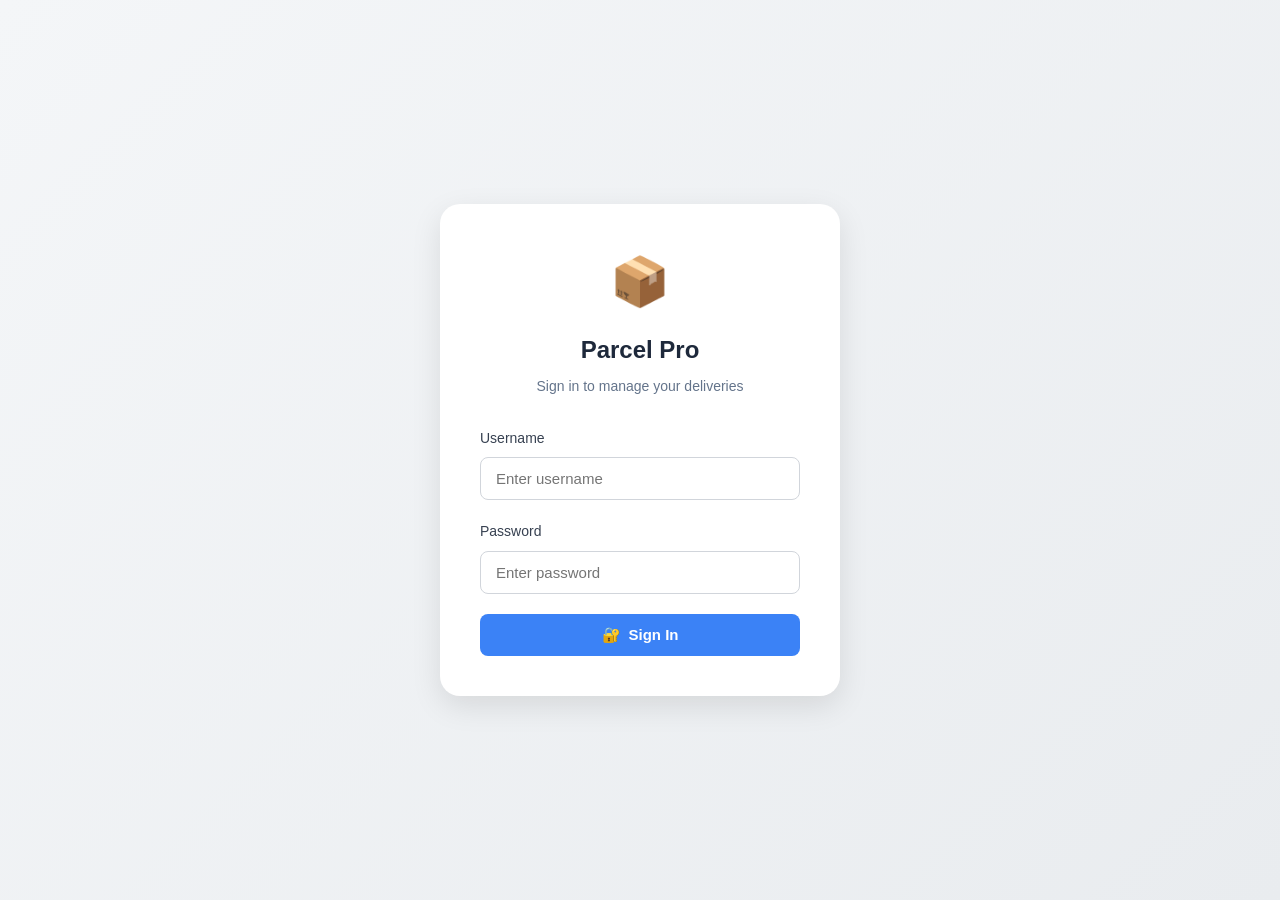
<file: login.html>
<!DOCTYPE html>
<html lang="en">
<head>
    <meta charset="UTF-8">
    <meta name="viewport" content="width=device-width, initial-scale=1.0">
    <title>Login - Parcel Pro</title>
    <link rel="stylesheet" href="styles.css">
    <script src="auth.js"></script>
    
    <style>
        .login-page {
            display: flex;
            align-items: center;
            justify-content: center;
            min-height: 100vh;
            background: linear-gradient(135deg, #f4f6f8 0%, #e9ecef 100%);
            width: 100%;
        }
        .login-card {
            background: white;
            padding: 40px;
            border-radius: 20px;
            box-shadow: 0 10px 30px rgba(0,0,0,0.1);
            width: 100%;
            max-width: 400px;
            text-align: center;
        }
        .login-logo {
            font-size: 48px;
            margin-bottom: 10px;
        }
        .login-card h2 {
            margin-bottom: 5px;
            color: #1e293b;
        }
        .login-card p {
            color: #64748b;
            margin-bottom: 30px;
            font-size: 14px;
        }
        .login-btn {
            width: 100%;
            margin-top: 10px;
        }
    </style>
</head>
<body>

<div class="login-page">
    <div class="login-card">
        <div class="login-logo">📦</div>
        <h2>Parcel Pro</h2>
        <p>Sign in to manage your deliveries</p>

        <form id="loginForm">
            <div class="form-group" style="text-align: left;">
                <label for="username">Username</label>
                <input type="text" id="username" placeholder="Enter username" required>
            </div>
            
            <div class="form-group" style="text-align: left;">
                <label for="password">Password</label>
                <input type="password" id="password" placeholder="Enter password" required>
            </div>

            <div class="error-message" id="loginError" style="margin-bottom: 15px;"></div>

            <button type="submit" class="submit-btn login-btn" id="loginBtn">
                <span>🔐</span><span>Sign In</span>
            </button>
        </form>
    </div>
</div>

<script src="config.js"></script>
<script>
    document.getElementById('loginForm').addEventListener('submit', async (e) => {
        e.preventDefault();
        
        const username = document.getElementById('username').value;
        const password = document.getElementById('password').value;
        const loginBtn = document.getElementById('loginBtn');
        const errorDiv = document.getElementById('loginError');

        // Reset state
        errorDiv.style.display = 'none';
        loginBtn.disabled = true;
        loginBtn.innerHTML = '<span class="loading-spinner"></span><span>Verifying...</span>';

        try {
            const response = await fetch(CONFIG.AUTH_API_URL, {
                method: 'POST',
                headers: { 'Content-Type': 'application/x-www-form-urlencoded' },
                body: new URLSearchParams({ username: username, password: password })
            });

            const data = await response.json();

            if (data.success) {
                // Save the token, username, AND the exact login timestamp
                localStorage.setItem('parcel_pro_token', data.token || 'authenticated');
                localStorage.setItem('parcel_pro_user', username);
                localStorage.setItem('parcel_pro_login_time', Date.now().toString()); // NEW!
                
                // Redirect to dashboard
                window.location.href = 'Dashboard';
            } else {
                throw new Error(data.message || "Invalid credentials");
            }
        } catch (err) {
            errorDiv.textContent = err.message || "Failed to connect to server";
            errorDiv.style.display = 'block';
            loginBtn.disabled = false;
            loginBtn.innerHTML = '<span>🔐</span><span>Sign In</span>';
        }
    });
</script>
</body>
</html>
</file>
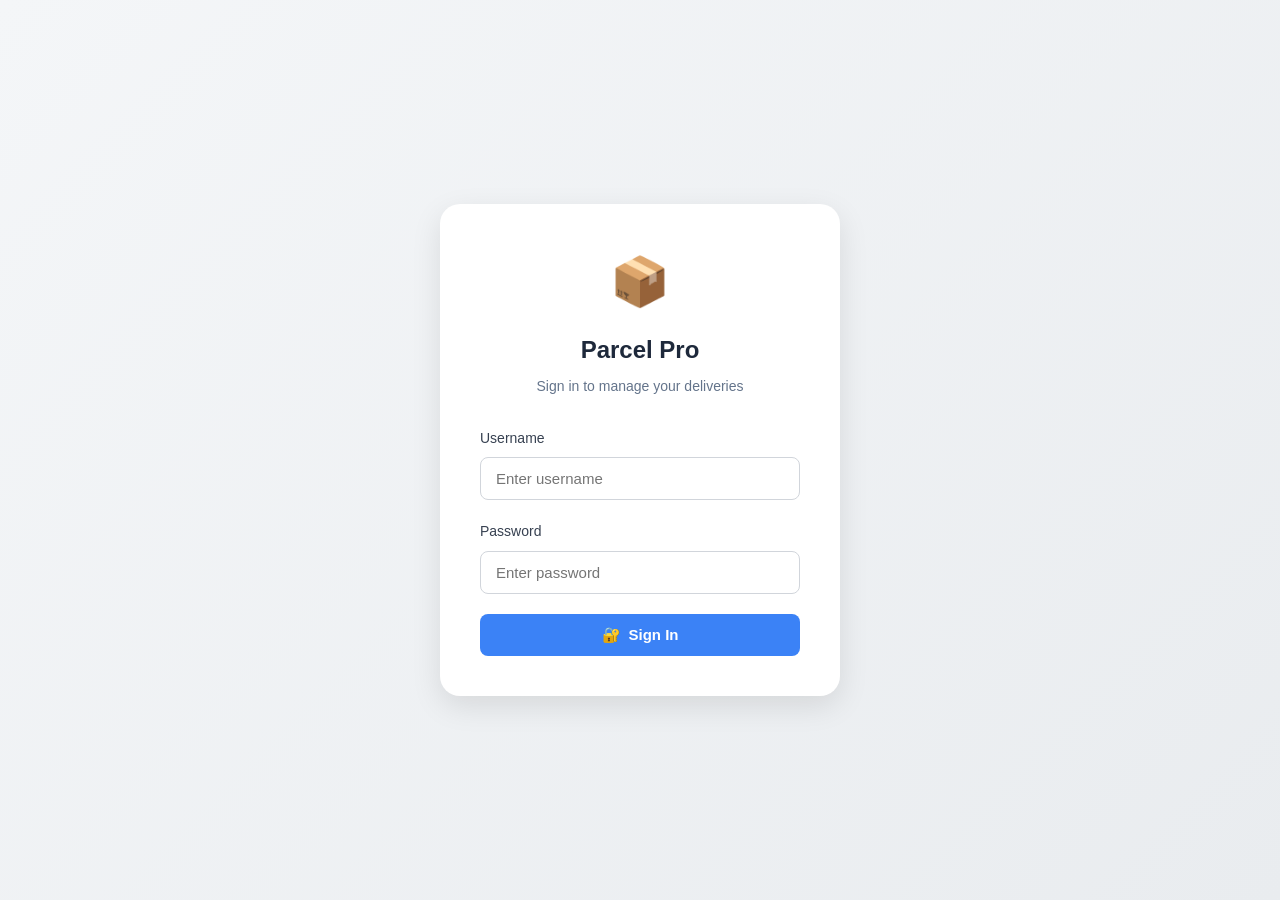
<file: parcel_entry.html>
<!DOCTYPE html>
<html lang="en">
<head>
  <meta charset="UTF-8">
  <meta name="viewport" content="width=device-width, initial-scale=1.0">
  <title>Parcel Entry</title>
  
  <link rel="stylesheet" href="styles.css">
</head>
<body>

<div id="sidebar-container"></div>

<div class="main-content" id="mainContent">
  <header class="topbar">
    <button class="menu-btn" onclick="toggleSidebar()" aria-label="Toggle menu">☰</button>
    <div class="page-info">
      <div class="page-title"><span>📦</span><span>Parcel Entry</span></div>
      <div class="page-subtitle">Add new parcels to the tracking system</div>
    </div>
  </header>

  <div class="form-wrapper">
    <div class="form-container">
      <div class="header">
        <h2>📦 Parcel Entry</h2>
      </div>

      <div class="form-content">
        <div class="form-group">
          <label for="trackingNumber">Tracking Number</label>
          <input type="text" id="trackingNumber" placeholder="Enter tracking number" autocomplete="off" autocapitalize="characters">
          <div class="error-message" id="trackingError">Please enter a valid tracking number</div>
        </div>

        <div class="form-group">
          <label for="bookingDate">Booking Date</label>
          <input type="date" id="bookingDate">
          <div class="error-message" id="dateError">Please select a valid date</div>
        </div>

        <div class="form-group">
          <label for="fromAddress">From Address</label>
          <input type="text" id="fromAddress" placeholder="Enter sender's address" autocomplete="off">
          <div class="error-message" id="addressError">Please enter a valid address</div>
        </div>

        <div class="button-group">
          <button class="submit-btn" onclick="submitParcel()" id="submitBtn">
            <span>📦</span><span>Add Parcel</span>
          </button>
          <button class="clear-btn" onclick="clearForm()">
            <span>🗑️</span><span>Clear Form</span>
          </button>
        </div>
        <div class="status-container" id="status" style="display: none; margin-top: 20px;"></div>
      </div>
    </div>
  </div>
</div>

<div class="toast" id="toast"></div>

<script src="config.js"></script>
<script src="sidebar.js"></script>
<script src="auth.js"></script>  

<script>
// DOM Elements
const trackingInput = document.getElementById('trackingNumber');
const dateInput = document.getElementById('bookingDate');
const addressInput = document.getElementById('fromAddress');
const submitBtn = document.getElementById('submitBtn');
const toast = document.getElementById('toast');

dateInput.max = new Date().toISOString().split('T')[0];

function showToast(message, type = 'success') {
  toast.textContent = message;
  toast.className = `toast toast-${type} show`;
  setTimeout(() => toast.classList.remove('show'), 3000);
}

function clearForm() {
  trackingInput.value = '';
  dateInput.value = '';
  addressInput.value = '';
}

function submitParcel() {
  const trackingNumber = trackingInput.value.trim();
  const bookingDate = dateInput.value;
  const fromAddress = addressInput.value.trim();

  if (!trackingNumber || !bookingDate || !fromAddress) { 
    showToast("All fields are required", 'error'); 
    return; 
  }

  submitBtn.disabled = true;
  submitBtn.innerHTML = '<span>⏳</span><span>Adding...</span>';

  // USING THE API URL FROM config.js
  fetch(CONFIG.API_URL, {
    method: "POST",
    body: JSON.stringify({ trackingNumber, bookingDate, fromAddress }),
    mode: 'no-cors' 
  })
  .then(() => {
    showToast("Parcel submitted! Check your Google Sheet.", 'success');
    clearForm();
  })
  .catch(err => {
    console.error(err);
    showToast("Error submitting parcel.", 'error');
  })
  .finally(() => {
    submitBtn.disabled = false;
    submitBtn.innerHTML = '<span>📦</span><span>Add Parcel</span>';
  });
}
</script>
</body>
</html>
</file>
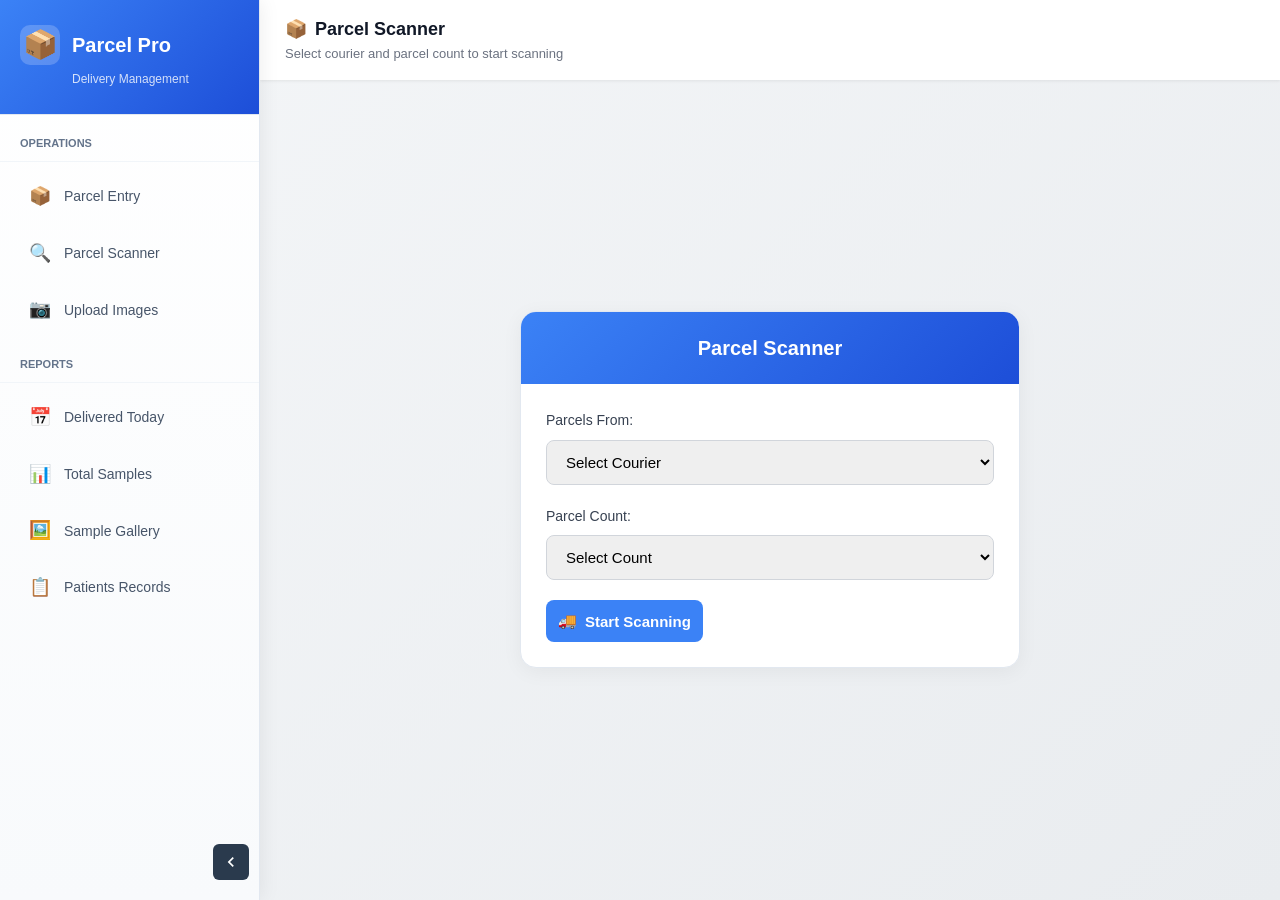
<file: parcel_entry_form.html>
<!DOCTYPE html>
<html lang="en">
<head>
    <meta charset="UTF-8">
    <meta name="viewport" content="width=device-width, initial-scale=1.0">
    <title>Parcel Scanner</title>
    <link rel="shortcut icon" href="favicon.ico" type="image/x-icon">
    <link rel="icon" type="image/png" sizes="32x32" href="favicon-32x32.png">
    <link rel="icon" type="image/png" sizes="16x16" href="favicon-16x16.png">
    <link rel="apple-touch-icon" sizes="180x180" href="apple-touch-icon.png">
    <link rel="manifest" href="site.webmanifest">
    <meta name="theme-color" content="#ffffff">
    
    <!-- Link our centralized CSS -->
    <link rel="stylesheet" href="styles.css">
</head>
<body>

<!-- Sidebar Container (Injected via JS) -->
<div id="sidebar-container"></div>

<!-- Main Content -->
<div class="main-content" id="mainContent">
  <!-- Topbar -->
  <header class="topbar">
    <button class="menu-btn" onclick="toggleSidebar()" aria-label="Toggle menu">
      ☰
    </button>
    <div class="page-info">
      <div class="page-title">
        <span>📦</span>
        <span>Parcel Scanner</span>
      </div>
      <div class="page-subtitle">Select courier and parcel count to start scanning</div>
    </div>
  </header>

<div class="form-wrapper">
  <div class="form-container">
    
    <h2>Parcel Scanner</h2>
    
    <div class="form-content">
      
      <div class="form-group">
        <label for="courier">Parcels From:</label>
        <select id="courier" required>
          <option value="" disabled selected>Select Courier</option>
          <option value="Bluedart">Bluedart</option>
          <option value="FedEx">FedEx</option>
          <option value="DTDC">DTDC</option>
          <option value="IndiaPost">India Post</option>  
          <option value="Others">Others</option>
        </select>
      </div>

      <div class="form-group">
        <label for="count">Parcel Count:</label>
        <select id="count" required>
          <option value="" disabled selected>Select Count</option>
          <option value="1">1</option>
          <option value="2">2</option>
          <option value="3">3</option>
          <option value="4">4</option>
          <option value="5">5</option>
          <option value="6"></option>            
        </select>
      </div>

      <button type="submit" class="submit-btn" id="submitBtn">
        <span>🚚</span>
        <span>Start Scanning</span>
      </button>

    </div>
  </div>
</div>

<!-- Toast Notification -->
<div class="toast" id="toast"></div>

<!-- Load our config and sidebar scripts -->
<script src="config.js"></script>
<script src="sidebar.js"></script>

<script>
const WEB_APP_URL = "https://script.google.com/macros/s/AV/exec";

// DOM Elements
const sidebar = document.getElementById('sidebar');
const parcelForm = document.getElementById('parcelForm');
const submitBtn = document.getElementById('submitBtn');
const toast = document.getElementById('toast');
const courierSelect = document.getElementById('courier');
const countSelect = document.getElementById('count');

/* ---------- COLLAPSE FUNCTIONS ---------- */
function toggleCollapse() {
  const sidebar = document.getElementById('sidebar');
  const mainContent = document.querySelector('.main-content');
  
  sidebar.classList.toggle('collapsed');
  mainContent.classList.toggle('sidebar-collapsed');
  
  // Save state to localStorage
  const isCollapsed = sidebar.classList.contains('collapsed');
  localStorage.setItem('sidebarCollapsed', isCollapsed);
  
  // Update tooltips for all menu items
  updateMenuTooltips();
}

function updateMenuTooltips() {
  const sidebar = document.getElementById('sidebar');
  const isCollapsed = sidebar.classList.contains('collapsed');
  
  // Update tooltips based on collapsed state
  document.querySelectorAll('.menu-item').forEach(item => {
    if (isCollapsed) {
      // Add tooltips if collapsed
      const text = item.querySelector('.menu-item-text')?.textContent || '';
      item.setAttribute('data-tooltip', text);
    } else {
      // Remove tooltips if expanded
      item.removeAttribute('data-tooltip');
    }
  });
}

// Go to Dashboard function
function goToDashboard() {
  window.location.href = "/Dashboard/";
}

// Show toast notification
function showToast(message, type = 'success') {
  toast.textContent = message;
  toast.className = `toast toast-${type}`;
  toast.innerHTML = `
    <span class="toast-icon">${type === 'success' ? '✅' : '❌'}</span>
    <span>${message}</span>
  `;
  toast.classList.add('show');
  
  setTimeout(() => {
    toast.classList.remove('show');
  }, 3000);
}

// Toggle sidebar for mobile
function toggleSidebar() {
  sidebar.classList.toggle('open');
}

// Close sidebar when clicking outside on mobile
document.addEventListener('click', (e) => {
  if (window.innerWidth <= 768 && 
      !sidebar.contains(e.target) && 
      !e.target.classList.contains('menu-btn')) {
    sidebar.classList.remove('open');
  }
});

// Close sidebar when pressing Escape key
document.addEventListener('keydown', (e) => {
  if (e.key === 'Escape' && sidebar.classList.contains('open')) {
    sidebar.classList.remove('open');
  }
});

// Auto-close sidebar on window resize to desktop
window.addEventListener('resize', () => {
  if (window.innerWidth > 768) {
    sidebar.classList.remove('open');
  }
});

// Form submission
parcelForm.addEventListener("submit", async function(e){
  e.preventDefault();
  
  const courier = courierSelect.value;
  const count = countSelect.value;

  if(!courier || !count){
    showToast("Please select courier and parcel count", 'error');
    return;
  }

  // Show loading state
  submitBtn.disabled = true;
  submitBtn.innerHTML = '<span class="loading-spinner"></span><span>Processing...</span>';

  try {
    // Send data to the backend
    await fetch(WEB_APP_URL, {
      method: "POST",
      headers: { "Content-Type": "application/json" },
      body: JSON.stringify({ 
        page: "page1", 
        courier, 
        count 
      }),
      mode: "no-cors"
    });

    // Show success message
    showToast(`Starting scanning for ${count} ${courier} parcels`, 'success');
    
    // Wait a moment for user to see the message
    setTimeout(() => {
      // Redirect to the barcode scanner page
      window.location.href = `scanner_camera.html?courier=${encodeURIComponent(courier)}&count=${count}`;
    }, 1000);
    
  } catch (error) {
    console.error('Error:', error);
    showToast("Error submitting form. Please try again.", 'error');
    submitBtn.disabled = false;
    submitBtn.innerHTML = '<span>🚚</span><span>Start Scanning</span>';
  }
});

// Add keyboard shortcuts
document.addEventListener('keydown', (e) => {
  // Ctrl/Cmd + Enter to submit
  if ((e.ctrlKey || e.metaKey) && e.key === 'Enter') {
    e.preventDefault();
    parcelForm.requestSubmit();
  }
  
  // Enter key on sidebar header to go to dashboard
  if (e.key === 'Enter' && e.target.classList.contains('sidebar-header')) {
    goToDashboard();
  }
});

// Initialize sidebar state on page load
window.addEventListener('load', () => {
  const sidebar = document.getElementById('sidebar');
  const mainContent = document.querySelector('.main-content');
  
  // Check if sidebar was collapsed previously
  const wasCollapsed = localStorage.getItem('sidebarCollapsed') === 'true';
  
  if (wasCollapsed) {
    sidebar.classList.add('collapsed');
    mainContent.classList.add('sidebar-collapsed');
  }
  
  // Update tooltips based on initial state
  updateMenuTooltips();
  
  // Focus on first select when page loads
  courierSelect.focus();
});
</script>
</body>
</html>
</file>
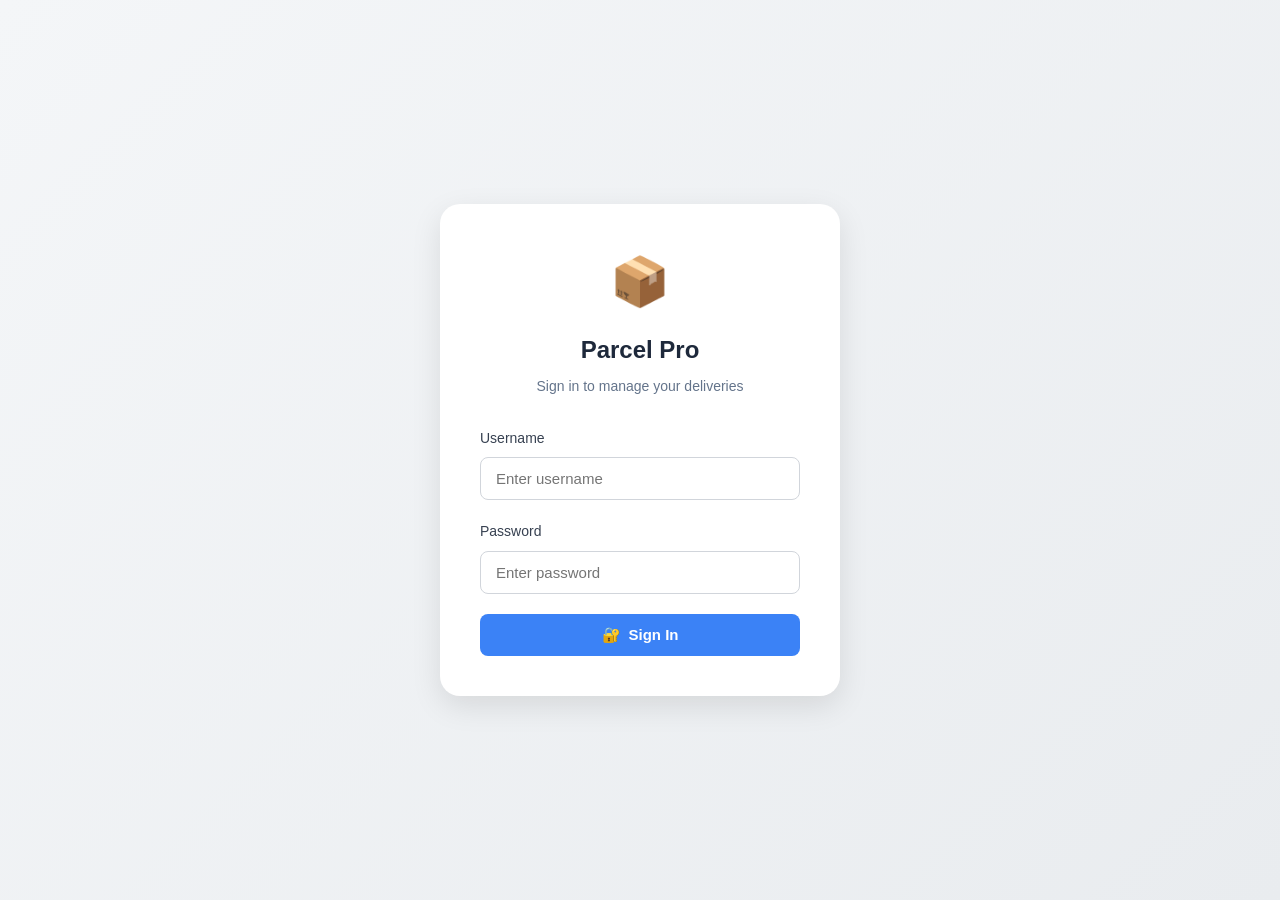
<file: Record.html>
<!DOCTYPE html>
<html lang="en">
<head>
  <meta charset="UTF-8">
  <meta name="viewport" content="width=device-width, initial-scale=1.0">
  <title>Patient Records - Optimized Image Loading</title>
  <link rel="shortcut icon" href="favicon.ico" type="image/x-icon">
  <link rel="icon" type="image/png" sizes="32x32" href="favicon-32x32.png">
  <link rel="icon" type="image/png" sizes="16x16" href="favicon-16x16.png">
  <link rel="apple-touch-icon" sizes="180x180" href="apple-touch-icon.png">
  <link rel="manifest" href="site.webmanifest">
  <meta name="theme-color" content="#ffffff">
  
  <link rel="stylesheet" href="styles.css">

  <style>
    /* ---------- PAGE SPECIFIC STYLES ---------- */
    .content-wrapper { flex: 1; padding: 30px; background: #f8fafc; overflow-y: auto; }
    .content-container { width: 100%; max-width: 1400px; margin: 0 auto; background: #ffffff; border-radius: 16px; box-shadow: 0 4px 20px rgba(0, 0, 0, 0.05); overflow: hidden; border: 1px solid #e2e8f0; display: flex; flex-direction: column;}

    .header { background: linear-gradient(135deg, #3b82f6 0%, #1d4ed8 100%); color: white; padding: 25px 30px; display: flex; justify-content: space-between; align-items: center; flex-wrap: wrap; gap: 15px; }
    .header-content { flex: 1; }
    .header h2 { font-size: 24px; font-weight: 600; display: flex; align-items: center; gap: 10px; margin-bottom: 5px; }
    .header p { opacity: 0.9; font-size: 14px; margin: 0; }

    .stats-card { background: rgba(255, 255, 255, 0.2); padding: 15px 20px; border-radius: 10px; text-align: center; min-width: 150px; backdrop-filter: blur(10px); border: 1px solid rgba(255, 255, 255, 0.1); }
    .stats-count { font-size: 28px; font-weight: 700; margin-bottom: 5px; display: block; }
    .stats-label { font-size: 12px; opacity: 0.9; text-transform: uppercase; letter-spacing: 0.5px; }

    .filter-info { background: linear-gradient(135deg, #f3e8ff 0%, #e9d5ff 100%); padding: 16px 20px; border-radius: 12px; margin: 20px 30px; border-left: 4px solid #8b5cf6; font-size: 14px; color: #4c1d95; line-height: 1.5; box-shadow: 0 2px 8px rgba(139, 92, 246, 0.1); }
    .filter-info strong { color: #7c3aed; font-weight: 600; }

    /* ---------- SEARCH BAR ---------- */
    .search-container { padding: 25px 30px; border-bottom: 1px solid #e5e7eb; background: #f9fafb; }
    .search-box-wrapper { display: flex; gap: 15px; align-items: flex-end; flex-wrap: wrap; }
    .search-box-container { flex: 1; min-width: 300px; }
    .search-label { display: block; margin-bottom: 8px; color: #374151; font-weight: 500; font-size: 14px; display: flex; align-items: center; gap: 6px; }
    .search-label::before { content: '🔍'; font-size: 14px; opacity: 0.7; }
    
    .search-input { width: 100%; padding: 14px 16px; padding-left: 45px; border: 1.5px solid #d1d5db; border-radius: 10px; font-size: 15px; transition: all 0.3s ease; background: #ffffff; font-family: inherit; box-shadow: 0 1px 2px rgba(0,0,0,0.05); background-image: url("data:image/svg+xml,%3Csvg xmlns='http://www.w3.org/2000/svg' width='16' height='16' fill='%239ca3af' viewBox='0 0 16 16'%3E%3Cpath d='M11.742 10.344a6.5 6.5 0 1 0-1.397 1.398h-.001c.03.04.062.078.098.115l3.85 3.85a1 1 0 0 0 1.415-1.414l-3.85-3.85a1.007 1.007 0 0 0-.115-.1zM12 6.5a5.5 5.5 0 1 1-11 0 5.5 5.5 0 0 1 11 0z'/%3E%3C/svg%3E"); background-repeat: no-repeat; background-position: 16px center; background-size: 16px; }
    .search-input:focus { outline: none; border-color: #3b82f6; box-shadow: 0 0 0 3px rgba(59, 130, 246, 0.1); }
    
    .search-buttons { display: flex; gap: 10px; }
    .search-btn, .clear-btn, .debug-btn, .inspect-btn { padding: 14px 24px; border: none; border-radius: 10px; font-size: 14px; font-weight: 600; cursor: pointer; transition: all 0.3s; display: flex; align-items: center; gap: 8px; height: fit-content; }
    .search-btn { background: linear-gradient(135deg, #10b981 0%, #059669 100%); color: white; }
    .search-btn:hover { transform: translateY(-2px); box-shadow: 0 5px 15px rgba(16, 185, 129, 0.3); }
    .clear-btn { background: linear-gradient(135deg, #6b7280 0%, #4b5563 100%); color: white; }
    .clear-btn:hover { transform: translateY(-2px); box-shadow: 0 5px 15px rgba(107, 114, 128, 0.3); }
    .debug-btn { background: linear-gradient(135deg, #f59e0b 0%, #d97706 100%); color: white; }
    .inspect-btn { background: linear-gradient(135deg, #3b82f6 0%, #1d4ed8 100%); color: white; }
    
    .search-stats { margin-top: 15px; font-size: 13px; color: #6b7280; display: flex; gap: 20px; flex-wrap: wrap; padding: 12px 15px; background: #f3f4f6; border-radius: 8px; }
    .search-stats span { display: inline-flex; align-items: center; gap: 5px; }

    /* ---------- TABLE STYLES ---------- */
    .table-container { padding: 0 30px; overflow-x: auto; flex: 1; }
    table { width: 100%; border-collapse: separate; border-spacing: 0; background: #fff; }
    th, td { padding: 16px 20px; text-align: left; border-bottom: 1px solid #f3f4f6; transition: background-color 0.2s; }
    th { background: #f9fafb; font-weight: 600; color: #374151; font-size: 14px; text-transform: uppercase; letter-spacing: 0.5px; border-bottom: 2px solid #e5e7eb; white-space: nowrap; position: sticky; top: 0; z-index: 10; }
    td { color: #4b5563; font-size: 14px; }
    tr:hover td { background: #f9fafb; }
    tr:last-child td { border-bottom: none; }
    .sno-cell { width: 60px; color: #6b7280; font-weight: 500; text-align: center; }

    .tracking-link { color: #3b82f6; text-decoration: none; font-weight: 500; cursor: pointer; padding: 6px 12px; border-radius: 8px; transition: all 0.2s; display: inline-flex; align-items: center; gap: 6px; background: #eff6ff; border: 1px solid transparent; font-size: 13px; }
    .tracking-link:hover { background: #dbeafe; border-color: #3b82f6; transform: translateY(-1px); box-shadow: 0 2px 8px rgba(59, 130, 246, 0.15); }

    /* ---------- PAGINATION STYLES ---------- */
    .pagination-container { display: flex; justify-content: space-between; align-items: center; padding: 15px 30px; background: #f9fafb; border-top: 1px solid #e5e7eb; flex-wrap: wrap; gap: 15px; }
    .pagination-info { color: #6b7280; font-size: 14px; }
    .pagination-controls { display: flex; gap: 6px; align-items: center; }
    .page-btn { padding: 8px 12px; border: 1px solid #d1d5db; background: #ffffff; border-radius: 6px; cursor: pointer; color: #374151; font-size: 14px; font-weight: 500; transition: all 0.2s; }
    .page-btn:hover:not(:disabled) { background: #f3f4f6; border-color: #9ca3af; }
    .page-btn.active { background: #3b82f6; color: white; border-color: #3b82f6; }
    .page-btn:disabled { opacity: 0.5; cursor: not-allowed; }
    .rows-per-page { display: flex; align-items: center; gap: 8px; color: #6b7280; font-size: 14px; }
    .rows-per-page select { padding: 6px 10px; border: 1px solid #d1d5db; border-radius: 6px; font-size: 14px; outline: none; background: #fff; cursor: pointer;}
    .rows-per-page select:focus { border-color: #3b82f6; }

    /* ---------- SKELETON LOADER ---------- */
    .skeleton-loader { padding: 20px; }
    .skeleton-row { display: flex; margin-bottom: 12px; gap: 10px; }
    .skeleton-cell { height: 24px; background: linear-gradient(90deg, #f0f0f0 25%, #e0e0e0 50%, #f0f0f0 75%); background-size: 200% 100%; animation: loading 1.5s infinite; border-radius: 4px; flex: 1; }
    .skeleton-cell:first-child { max-width: 50px; }
    @keyframes loading { 0% { background-position: -200px 0; } 100% { background-position: calc(200px + 100%) 0; } }

    /* ---------- REFRESH BUTTON ---------- */
    .refresh-btn { background: linear-gradient(135deg, #3b82f6 0%, #1d4ed8 100%); color: white; border: none; border-radius: 10px; padding: 10px 20px; font-size: 14px; font-weight: 600; cursor: pointer; display: flex; align-items: center; gap: 8px; transition: all 0.3s; margin-left: auto; }
    .refresh-btn:hover { transform: translateY(-2px); box-shadow: 0 5px 15px rgba(59, 130, 246, 0.3); }
    .refresh-btn:disabled { opacity: 0.6; cursor: not-allowed; transform: none; }
    .refresh-btn .spinner { display: inline-block; width: 16px; height: 16px; border: 2px solid rgba(255,255,255,0.3); border-radius: 50%; border-top-color: white; animation: spin 1s linear infinite; }
    @keyframes spin { to { transform: rotate(360deg); } }

    .last-updated { margin-top: 10px; font-size: 12px; color: #6b7280; display: flex; align-items: center; gap: 10px; }
    .badge { background: #10b981; color: white; font-size: 11px; padding: 2px 8px; border-radius: 12px; margin-left: 10px; display: inline-block; }

    /* ---------- DEBUG PANEL ---------- */
    .debug-panel { background: #1e293b; color: #e2e8f0; padding: 20px 30px; margin: 20px 30px; border-radius: 12px; font-family: monospace; font-size: 13px; border-left: 4px solid #f59e0b; transition: all 0.3s ease; }
    .debug-panel.hidden { display: none; }
    .debug-panel pre { white-space: pre-wrap; word-wrap: break-word; margin-top: 10px; background: #0f172a; padding: 15px; border-radius: 8px; max-height: 200px; overflow: auto; color: #4ade80; }

    /* ---------- IMAGE MODAL & GALLERY ---------- */
    .modal { position: fixed; inset: 0; background: rgba(0,0,0,0.85); display: none; justify-content: center; align-items: center; z-index: 999; padding: 20px; }
    .modal.show { display: flex; animation: fadeIn 0.3s ease; }
    .modal-content { position: relative; max-width: 95vw; max-height: 95vh; overflow: auto; display: flex; justify-content: center; align-items: center; flex-wrap: wrap; gap: 15px; padding: 20px; background: rgba(255,255,255,0.05); border-radius: 12px; }
    
    .gallery { display: flex; flex-wrap: wrap; justify-content: center; align-items: center; gap: 20px; width: 100%; }
    .gallery img { max-width: 80vw; max-height: 80vh; object-fit: contain; border-radius: 8px; cursor: zoom-in; display: block; transition: transform 0.2s, opacity 0.3s ease; box-shadow: 0 4px 20px rgba(0,0,0,0.3); }
    .gallery img:hover { transform: scale(1.01); }

    .img-container { position: relative; display: inline-block; min-width: 200px; min-height: 150px; border-radius: 8px; overflow: hidden; }
    .loading-placeholder { position: absolute; width: 100%; height: 100%; background: linear-gradient(90deg, #f0f0f0 25%, #e0e0e0 50%, #f0f0f0 75%); background-size: 200% 100%; animation: loading 1.5s infinite; border-radius: 8px; }
    .modal-loading { color: white; font-size: 18px; padding: 30px; text-align: center; }
    .error-message { color: #f87171; background: rgba(254, 226, 226, 0.1); padding: 20px; border-radius: 8px; text-align: center; margin: 20px; border: 1px solid rgba(254, 226, 226, 0.2); }

    /* ---------- FULLSCREEN ---------- */
    .fullscreen { position: fixed; inset: 0; background: rgba(0,0,0,0.95); display: none; justify-content: center; align-items: center; z-index: 2000; overflow: hidden; touch-action: none; }
    .fullscreen.show { display: flex; animation: fadeIn 0.3s ease; }
    .fullscreen img { max-width: 95vw; max-height: 95vh; object-fit: contain; cursor: grab; transition: transform 0.1s ease-out; transform-origin: center center; box-shadow: 0 8px 32px rgba(0,0,0,0.4); }
    
    .nav-arrow { position: fixed; top: 50%; transform: translateY(-50%); background: rgba(255,255,255,0.15); color: white; border: none; width: 60px; height: 60px; border-radius: 50%; font-size: 28px; cursor: pointer; display: flex; align-items: center; justify-content: center; z-index: 2001; transition: all 0.2s; backdrop-filter: blur(10px); }
    .nav-arrow:hover { background: rgba(255,255,255,0.25); transform: translateY(-50%) scale(1.1); }
    .nav-arrow.prev { left: 20px; } .nav-arrow.next { right: 20px; }
    
    .close-btn { position: fixed; top: 20px; right: 20px; background: rgba(255,255,255,0.15); color: white; border: none; width: 50px; height: 50px; border-radius: 50%; font-size: 24px; cursor: pointer; z-index: 2001; transition: all 0.2s; display: flex; align-items: center; justify-content: center; backdrop-filter: blur(10px); }
    .close-btn:hover { background: rgba(255,255,255,0.25); transform: scale(1.1); }
    
    .info-panel { position: fixed; bottom: 20px; left: 50%; transform: translateX(-50%); background: rgba(0,0,0,0.7); color: white; padding: 12px 24px; border-radius: 30px; font-size: 14px; z-index: 2001; backdrop-filter: blur(10px); display: flex; align-items: center; gap: 10px; }

    mark { background-color: #fef3c7; color: #92400e; padding: 1px 4px; border-radius: 3px; font-weight: 600; }

    /* ---------- EMPTY STATE ---------- */
    .no-results { padding: 60px 20px; text-align: center; color: #9ca3af; }
    .no-results-icon { font-size: 48px; margin-bottom: 15px; opacity: 0.5; }

    @keyframes fadeIn { from { opacity: 0; } to { opacity: 1; } }

    /* ---------- MOBILE STYLES ---------- */
    @media (max-width: 768px) {
      .content-wrapper { padding: 15px; }
      .header { padding: 20px; flex-direction: column; align-items: stretch; }
      .stats-card { align-self: flex-start; }
      .filter-info { margin: 15px; padding: 15px; }
      .search-container { padding: 20px; }
      .search-box-wrapper { flex-direction: column; gap: 15px; }
      .search-box-container { min-width: 100%; }
      .search-buttons { width: 100%; }
      .search-btn, .clear-btn, .debug-btn, .inspect-btn { flex: 1; justify-content: center; }
      .table-container { padding: 0 15px; }
      th, td { padding: 12px 15px; font-size: 13px; }
      .pagination-container { flex-direction: column; gap: 15px; align-items: center; padding: 15px; }
      .pagination-controls { flex-wrap: wrap; justify-content: center; }
      .nav-arrow { width: 50px; height: 50px; font-size: 24px; }
      .close-btn { width: 40px; height: 40px; font-size: 20px; }
      .gallery { grid-template-columns: repeat(auto-fill, minmax(150px, 1fr)); gap: 10px; }
    }

    @media (max-width: 480px) {
      .stats-card { min-width: 120px; padding: 12px 15px; }
      .stats-count { font-size: 24px; }
      .search-stats { flex-direction: column; gap: 8px; }
      .gallery { grid-template-columns: repeat(2, 1fr); }
    }
  </style>
</head>

<body>

<div id="sidebar-container"></div>

<div class="main-content" id="mainContent">
  <header class="topbar">
    <button class="menu-btn" onclick="toggleSidebar()" aria-label="Toggle menu">☰</button>
    <div class="page-info">
      <div class="page-title">
        <span>📋</span>
        <span>Patients Record</span>
          <button class="refresh-btn" id="refreshBtn" onclick="refreshData()">
            <span id="refreshIcon">🔄</span>
            <span id="refreshText">Refresh</span>
          </button>
      </div>
    </div>
  </header>

  <div class="content-wrapper">
    <div class="content-container">
      <div class="filter-info" id="filterInfo">
        <span id="apiStatus"></span>
        <span id="totalCount"></span>
      </div>
      <div class="debug-panel" id="debugPanel">
        <div style="display: flex; justify-content: space-between; align-items: center;">
          <strong>🔧 Image Cache Stats</strong>
          <div>
            <span style="color: #f59e0b;" id="cacheStats">0 images cached</span>
            <button class="clear-btn" onclick="toggleDebugPanel()" style="margin-left: 10px; padding: 4px 8px; font-size: 11px;">
              <span>👁️</span> Hide
            </button>
          </div>
        </div>
        <div class="button-group">
          <button class="debug-btn" onclick="testImageLoading()"><span>🖼️</span> Test Image Speed</button>
          <button class="clear-btn" onclick="clearImageCache()"><span>🗑️</span> Clear Cache</button>
          <button class="inspect-btn" onclick="prefetchAllImages()"><span>📥</span> Prefetch All</button>
        </div>
        <pre id="debugLog">Image loading optimized - click a patient name to test</pre>
      </div>

      <div class="search-container">
        <div class="search-box-wrapper">
          <div class="search-box-container">
            <label class="search-label">Search Patient Records</label>
            <input type="text" id="searchInput" class="search-input" placeholder="Search by patient name, test name, location..." onkeyup="debounceSearch()">
          </div>
          <div class="search-buttons">
            <button class="search-btn" onclick="performSearch()"><span>🔍</span> Search</button>
            <button class="clear-btn" onclick="clearSearch()"><span>🗑️</span> Clear</button>
          </div>
        </div>
        <div class="search-stats" id="searchStats"></div>
      </div>

      <div class="table-container">
        <table>
          <thead>
            <tr>
              <th class="sno-cell">#</th>
              <th>Sample Entry Date</th>
              <th>Test name</th>
              <th>Patient name</th>
              <th>Location</th>
              <th>Tracking No</th>
            </tr>
          </thead>
          <tbody id="tableBody">
            <tr>
              <td colspan="6">
                <div class="skeleton-loader">
                  <div class="skeleton-row"><div class="skeleton-cell"></div><div class="skeleton-cell"></div><div class="skeleton-cell"></div><div class="skeleton-cell"></div><div class="skeleton-cell"></div><div class="skeleton-cell"></div></div>
                  <div class="skeleton-row"><div class="skeleton-cell"></div><div class="skeleton-cell"></div><div class="skeleton-cell"></div><div class="skeleton-cell"></div><div class="skeleton-cell"></div><div class="skeleton-cell"></div></div>
                  <div class="skeleton-row"><div class="skeleton-cell"></div><div class="skeleton-cell"></div><div class="skeleton-cell"></div><div class="skeleton-cell"></div><div class="skeleton-cell"></div><div class="skeleton-cell"></div></div>
                </div>
              </td>
            </tr>
          </tbody>
        </table>
      </div>

      <div class="pagination-container" id="paginationContainer" style="display: none;">
        <div class="rows-per-page">
          <label for="rowsPerPage">Rows per page:</label>
          <select id="rowsPerPage" onchange="changeRowsPerPage()">
            <option value="10">10</option>
            <option value="25">25</option>
            <option value="50">50</option>
            <option value="100">100</option>
          </select>
        </div>
        <div class="pagination-info" id="paginationInfo">Showing 0 to 0 of 0 entries</div>
        <div class="pagination-controls" id="paginationControls">
          </div>
      </div>
      
    </div>
  </div>
</div>

<div id="imageModal" class="modal">
  <button class="close-btn" onclick="closeModal()">×</button>
  <div class="modal-content">
    <div class="gallery" id="gallery"></div>
  </div>
</div>

<div id="fullscreen" class="fullscreen">
  <button class="close-btn" onclick="closeFullscreen()">×</button>
  <button class="nav-arrow prev" onclick="prevImage()">‹</button>
  <button class="nav-arrow next" onclick="nextImage()">›</button>
  <div class="info-panel" id="infoPanel">
    <span id="imageCounter">1/1</span> • <span id="imageCaption">Image</span>
  </div>
  <img id="fsImage" src="" alt="Fullscreen view">
</div>

<script src="auth.js"></script>  
<script src="config.js"></script>
<script src="sidebar.js"></script>

<script>
/* ===== DOM ELEMENTS ===== */
const tableBody = document.getElementById("tableBody");
const imageModal = document.getElementById("imageModal");
const gallery = document.getElementById("gallery");
const fullscreen = document.getElementById("fullscreen");
const fsImage = document.getElementById("fsImage");
const imageCounter = document.getElementById("imageCounter");
const imageCaption = document.getElementById("imageCaption");
const searchInput = document.getElementById("searchInput");
const searchStats = document.getElementById("searchStats");
const totalCount = document.getElementById("totalCount");
const apiStatus = document.getElementById("apiStatus");
const filterInfo = document.getElementById("filterInfo");
const debugLog = document.getElementById("debugLog");
const cacheStats = document.getElementById("cacheStats");
const refreshBtn = document.getElementById("refreshBtn");
const refreshIcon = document.getElementById("refreshIcon");
const refreshText = document.getElementById("refreshText");

/* ===== PAGINATION VARIABLES ===== */
let currentPage = 1;
let rowsPerPage = 10;
let currentDisplayData = []; // Data ready for pagination display

/* ===== ZOOM AND PAN VARIABLES ===== */
let scale = 1, translateX = 0, translateY = 0, isDragging = false, startX = 0, startY = 0;

/* ===== GLOBAL VARIABLES ===== */
let allData = [], filteredData = [];
let isSearching = false, currentSearchTerm = "", currentImages = [], currentIndex = 0;
let searchTimeout = null, isLoading = false;

/* ===== IMAGE CACHE ===== */
const imageCache = new Map();
let imageMetadata = null, imageLoadStartTime = 0;

/* ===== SAMPLE DATA (FALLBACK) ===== */
const SAMPLE_DATA = [
  { "Sample Entry Date": "2024-01-15", "Collection Date": "2024-01-16", "Test name": "Complete Blood Count", "Patient name": "John Smith", "Patient child name": "", "sample type": "Blood", "Consent Received / Not": "Yes", "Location": "New York", "Invoice NO": "INV-001", "Tracking no": "TRK001" },
  { "Sample Entry Date": "2024-01-15", "Collection Date": "2024-01-16", "Test name": "Lipid Profile", "Patient name": "Sarah Johnson", "Patient child name": "", "sample type": "Blood", "Consent Received / Not": "Yes", "Location": "Los Angeles", "Invoice NO": "INV-002", "Tracking no": "TRK002" },
  { "Sample Entry Date": "2024-01-18", "Collection Date": "2024-01-19", "Test name": "Glucose Fasting", "Patient name": "Alice Brown", "Location": "Chicago", "Tracking no": "TRK003" }
];
const SAMPLE_IMAGES = [
  { url: "https://via.placeholder.com/300x200?text=Sample+1", caption: "Sample Image 1" }
];

/* ===== UI TOGGLES ===== */
function toggleDebugPanel() {
  const panel = document.getElementById('debugPanel');
  const btn = event.target.closest('button');
  
  if (panel.style.display === 'none') {
    panel.style.display = 'block';
    btn.innerHTML = '<span>👁️</span> Hide';
    localStorage.setItem('debugPanelHidden', 'false');
  } else {
    panel.style.display = 'none';
    btn.innerHTML = '<span>👁️</span> Show';
    localStorage.setItem('debugPanelHidden', 'true');
  }
}

window.addEventListener('load', () => {
  if (localStorage.getItem('debugPanelHidden') === 'true') {
    document.getElementById('debugPanel').style.display = 'none';
    const btn = document.querySelector('.debug-panel').previousElementSibling?.querySelector('.clear-btn') || document.querySelector('.debug-panel .clear-btn');
    if (btn) btn.innerHTML = '<span>👁️</span> Show';
  }
});

/* ===== DEBUG LOGGING ===== */
function log(message, type = 'info') {
  const timestamp = new Date().toLocaleTimeString();
  const colors = { info: '#f59e0b', success: '#4ade80', error: '#f87171', data: '#60a5fa' };
  debugLog.innerHTML = `[${timestamp}] <span style="color: ${colors[type] || colors.info}">${message}</span>\n` + debugLog.innerHTML;
  const lines = debugLog.innerHTML.split('\n');
  if (lines.length > 15) debugLog.innerHTML = lines.slice(0, 15).join('\n');
}

function clearDebug() { debugLog.innerHTML = 'Log cleared.\n'; }

/* ===== OPTIMIZED IMAGE LOADING ===== */
function preloadImage(url, caption) {
  return new Promise((resolve, reject) => {
    if (imageCache.has(url)) {
      resolve(imageCache.get(url));
      return;
    }
    const img = new Image();
    const startTime = performance.now();
    
    img.onload = () => {
      imageCache.set(url, img);
      updateCacheStats();
      resolve(img);
    };
    img.onerror = () => { reject(new Error('Failed to load image')); };
    img.src = url;
  });
}

function updateCacheStats() {
  cacheStats.textContent = `${imageCache.size} images cached`;
  localStorage.setItem('imageCacheSize', imageCache.size);
}

function clearImageCache() { imageCache.clear(); updateCacheStats(); log('🗑️ Image cache cleared', 'info'); }

async function fetchImageMetadata() {
  if (imageMetadata) return imageMetadata;
  try {
    const response = await fetch(CONFIG.IMAGE_API + `?t=${Date.now()}`);
    const data = await response.json();
    imageMetadata = Array.isArray(data) ? data : (data.data || data.images || []);
    return imageMetadata;
  } catch (error) { return SAMPLE_IMAGES; }
}

function getImagesForPatient(patientName, allImages) {
  if (!patientName || !allImages) return [];
  const searchName = patientName.toLowerCase();
  return allImages.filter(img => img.caption && img.caption.toLowerCase().includes(searchName));
}

async function openModal(patientName) {
  imageModal.classList.add("show");
  gallery.innerHTML = '<div class="modal-loading">Loading images...</div>';
  
  try {
    const allImages = await fetchImageMetadata();
    const matchingImages = getImagesForPatient(patientName, allImages);
    
    if (matchingImages.length === 0) {
      gallery.innerHTML = `<div class="error-message">No images found for ${patientName}</div>`;
      return;
    }
    
    currentImages = matchingImages;
    gallery.innerHTML = '';
    
    matchingImages.forEach((img, index) => {
      const container = document.createElement('div');
      container.className = 'img-container';
      container.setAttribute('data-index', index);
      
      const placeholder = document.createElement('div');
      placeholder.className = 'loading-placeholder';
      container.appendChild(placeholder);
      
      const imageElement = document.createElement('img');
      imageElement.style.display = 'none';
      imageElement.alt = img.caption || `Image ${index + 1}`;
      imageElement.onclick = () => openFullscreen(index);
      
      container.appendChild(imageElement);
      gallery.appendChild(container);
      
      preloadImage(img.url, img.caption).then(loadedImg => {
        imageElement.src = loadedImg.src;
        imageElement.style.display = 'block';
        placeholder.style.display = 'none';
      }).catch(() => {
        placeholder.style.display = 'none';
        const errorDiv = document.createElement('div');
        errorDiv.className = 'error-message';
        errorDiv.style.padding = '10px';
        errorDiv.textContent = 'Failed to load';
        container.appendChild(errorDiv);
      });
    });
  } catch (error) {
    gallery.innerHTML = `<div class="error-message">Error loading images: ${error.message}</div>`;
  }
}

async function prefetchAllImages() {
  log('🔄 Prefetching all images...', 'info');
  try {
    const allImages = await fetchImageMetadata();
    const imagesToLoad = allImages.slice(0, 10);
    for (const img of imagesToLoad) { await preloadImage(img.url, img.caption); }
    log(`✅ Prefetched images successfully`, 'success');
  } catch (error) { log(`❌ Prefetch failed`, 'error'); }
}

function closeModal() { imageModal.classList.remove("show"); }

function openFullscreen(index) {
  if (!currentImages[index]) return;
  currentIndex = index;
  fsImage.src = currentImages[index].url;
  fsImage.alt = currentImages[index].caption || `Image ${index + 1}`;
  imageCounter.textContent = `${index + 1}/${currentImages.length}`;
  imageCaption.textContent = currentImages[index].caption || `Image ${index + 1}`;
  scale = 1; translateX = 0; translateY = 0; updateTransform();
  fullscreen.classList.add("show");
  fsImage.style.cursor = "grab";
}

function closeFullscreen() { fullscreen.classList.remove("show"); }
function prevImage() { if (currentImages.length) { currentIndex = (currentIndex - 1 + currentImages.length) % currentImages.length; openFullscreen(currentIndex); } }
function nextImage() { if (currentImages.length) { currentIndex = (currentIndex + 1) % currentImages.length; openFullscreen(currentIndex); } }

fsImage.addEventListener("wheel", e => { e.preventDefault(); scale = Math.min(Math.max(1, scale - e.deltaY * 0.001), 5); updateTransform(); });
fsImage.addEventListener("mousedown", e => { if (scale <= 1) return; isDragging = true; startX = e.clientX - translateX; startY = e.clientY - translateY; fsImage.style.cursor = "grabbing"; e.preventDefault(); });
document.addEventListener("mousemove", e => { if (!isDragging) return; translateX = e.clientX - startX; translateY = e.clientY - startY; updateTransform(); });
document.addEventListener("mouseup", () => { isDragging = false; fsImage.style.cursor = "grab"; });
fsImage.addEventListener("dblclick", () => { scale = 1; translateX = 0; translateY = 0; updateTransform(); });
function updateTransform() { fsImage.style.transform = `translate3d(${translateX}px, ${translateY}px, 0) scale(${scale})`; }

document.addEventListener("keydown", e => {
  if (e.key === "Escape") { if (fullscreen.classList.contains("show")) closeFullscreen(); else if (imageModal.classList.contains("show")) closeModal(); } 
  else if (fullscreen.classList.contains("show")) { if (e.key === "ArrowLeft") prevImage(); else if (e.key === "ArrowRight") nextImage(); }
});

imageModal.addEventListener('click', (e) => { if (e.target === imageModal) closeModal(); });
fullscreen.addEventListener('click', (e) => { if (e.target === fullscreen) closeFullscreen(); });

/* ===== DATA LOADING ===== */
async function tryLoadFromApi() {
  isLoading = true;
  refreshBtn.disabled = true;
  refreshIcon.style.animation = 'spin 1s linear infinite';
  refreshText.textContent = 'Loading...';
  apiStatus.textContent = 'Loading...';
  
  try {
    const response = await fetch(CONFIG.RECORDS_API_URL + `?t=${Date.now()}`);
    if (!response.ok) throw new Error(`HTTP ${response.status}`);
    
    const data = await response.json();
    
    if (Array.isArray(data)) allData = data;
    else if (data.data && Array.isArray(data.data)) allData = data.data;
    else if (data.records && Array.isArray(data.records)) allData = data.records;
    else allData = SAMPLE_DATA;
    
    filteredData = allData.filter(row => hasMinTwoColumnsFilled(row));
    totalCount.textContent = filteredData.length;
    filterInfo.innerHTML = `<strong>✅ Data Loaded:</strong> ${filteredData.length} records displayed`;
    apiStatus.textContent = `✅ ${filteredData.length} records`;
    
    updateTableDisplay(filteredData);
    
    setTimeout(() => { fetchImageMetadata().then(() => log('📸 Image metadata cached', 'success')); }, 1000);
    
  } catch (error) {
    log(`❌ Data load failed: ${error.message}`, 'error');
    allData = SAMPLE_DATA;
    filteredData = allData.filter(row => hasMinTwoColumnsFilled(row));
    totalCount.textContent = filteredData.length;
    filterInfo.innerHTML = `<strong>⚠️ Using Sample Data</strong>`;
    apiStatus.textContent = '⚠️ Sample data';
    updateTableDisplay(filteredData);
  }
  
  isLoading = false;
  refreshBtn.disabled = false;
  refreshIcon.style.animation = '';
  refreshText.textContent = 'Refresh';
}

function refreshData() { tryLoadFromApi(); }

/* ===== HELPER FUNCTIONS ===== */
function hasMinTwoColumnsFilled(row) {
  const firstFour = [row["Sample Entry Date"], row["Collection Date"], row["Test name"], row["Patient name"]];
  return firstFour.filter(col => col && col.toString().trim() !== "").length >= 2;
}

function matchesSearch(row, term) {
  if (!term) return true;
  const lowerTerm = term.toLowerCase().trim();
  const columns = ["Sample Entry Date", "Test name", "Patient name", "Location", "Tracking no"];
  return columns.some(col => row[col] && row[col].toString().toLowerCase().includes(lowerTerm));
}

/* ===== SEARCH ===== */
function performSearch() {
  const term = searchInput.value.trim();
  currentSearchTerm = term;
  isSearching = term !== "";
  
  if (!term) { clearSearch(); return; }
  
  const results = filteredData.filter(row => matchesSearch(row, term));
  updateTableDisplay(results, term);
  searchStats.innerHTML = `<span>Found: <strong>${results.length}</strong> records</span><span>Total: <strong>${filteredData.length}</strong></span>`;
}

function clearSearch() {
  searchInput.value = "";
  currentSearchTerm = "";
  isSearching = false;
  updateTableDisplay(filteredData);
  searchStats.innerHTML = "";
}

function debounceSearch() {
  clearTimeout(searchTimeout);
  searchTimeout = setTimeout(performSearch, 300);
}

/* ===== PAGINATION AND TABLE DISPLAY ===== */
function updateTableDisplay(data, searchTerm = "") {
  // Store reversed data for pagination display
  currentDisplayData = [...data].reverse();
  currentPage = 1; // Reset to page 1 on new data or search
  renderTablePage(searchTerm);
}

function renderTablePage(searchTerm = "") {
  tableBody.innerHTML = '';
  const totalRows = currentDisplayData.length;

  if (totalRows === 0) {
    document.getElementById("paginationContainer").style.display = 'none';
    tableBody.innerHTML = `<tr><td colspan="6" class="no-results"><div class="no-results-icon">🔍</div>No records found</td></tr>`;
    return;
  }

  document.getElementById("paginationContainer").style.display = 'flex';

  const startIndex = (currentPage - 1) * rowsPerPage;
  const endIndex = Math.min(startIndex + rowsPerPage, totalRows);
  const paginatedData = currentDisplayData.slice(startIndex, endIndex);

  paginatedData.forEach((row, idx) => {
    const tr = document.createElement("tr");
    const highlight = (text) => {
      if (!searchTerm || !text) return text || '';
      const str = text.toString(), lower = str.toLowerCase(), termLower = searchTerm.toLowerCase();
      if (lower.includes(termLower)) {
        const start = lower.indexOf(termLower), end = start + searchTerm.length;
        return str.substring(0, start) + `<mark>${str.substring(start, end)}</mark>` + str.substring(end);
      }
      return str;
    };
    
    // Maintain accurate global SNO indexing based on the entire list
    const sno = totalRows - (startIndex + idx); 
    
    tr.innerHTML = `
      <td class="sno-cell">${sno}</td>
      <td>${highlight(row["Sample Entry Date"])}</td>
      <td>${highlight(row["Test name"])}</td>
      <td>${row["Patient name"] ? `<span class="tracking-link" onclick="openModal('${row["Patient name"].replace(/'/g, "\\'")}')">${highlight(row["Patient name"])}</span>` : ''}</td>
      <td>${highlight(row["Location"])}</td>
      <td>${highlight(row["Tracking no"])}</td>
    `;
    tableBody.appendChild(tr);
  });

  updatePaginationUI(startIndex, endIndex, totalRows);
}

function updatePaginationUI(startIndex, endIndex, totalRows) {
  document.getElementById('paginationInfo').textContent = `Showing ${startIndex + 1} to ${endIndex} of ${totalRows} entries`;
  
  const totalPages = Math.ceil(totalRows / rowsPerPage);
  const controls = document.getElementById('paginationControls');
  controls.innerHTML = '';

  // Prev Button
  const prevBtn = document.createElement('button');
  prevBtn.className = 'page-btn';
  prevBtn.textContent = 'Prev';
  prevBtn.disabled = currentPage === 1;
  prevBtn.onclick = () => goToPage(currentPage - 1);
  controls.appendChild(prevBtn);

  // Dynamic Page Numbers Logic (Limit max buttons shown)
  let startPage = Math.max(1, currentPage - 2);
  let endPage = Math.min(totalPages, startPage + 4);
  
  if (endPage - startPage < 4) {
    startPage = Math.max(1, endPage - 4);
  }

  if (startPage > 1) {
    controls.appendChild(createPageBtn(1));
    if (startPage > 2) {
      const dots = document.createElement('span');
      dots.textContent = '...';
      dots.style.padding = '0 4px';
      controls.appendChild(dots);
    }
  }

  for (let i = startPage; i <= endPage; i++) {
    controls.appendChild(createPageBtn(i));
  }

  if (endPage < totalPages) {
    if (endPage < totalPages - 1) {
      const dots = document.createElement('span');
      dots.textContent = '...';
      dots.style.padding = '0 4px';
      controls.appendChild(dots);
    }
    controls.appendChild(createPageBtn(totalPages));
  }

  // Next Button
  const nextBtn = document.createElement('button');
  nextBtn.className = 'page-btn';
  nextBtn.textContent = 'Next';
  nextBtn.disabled = currentPage === totalPages;
  nextBtn.onclick = () => goToPage(currentPage + 1);
  controls.appendChild(nextBtn);
}

function createPageBtn(pageNum) {
  const btn = document.createElement('button');
  btn.className = `page-btn ${pageNum === currentPage ? 'active' : ''}`;
  btn.textContent = pageNum;
  btn.onclick = () => goToPage(pageNum);
  return btn;
}

function goToPage(page) {
  currentPage = page;
  renderTablePage(currentSearchTerm);
  // Auto-scroll to top of table on page change
  document.querySelector('.table-container').scrollIntoView({ behavior: 'smooth', block: 'start' });
}

function changeRowsPerPage() {
  rowsPerPage = parseInt(document.getElementById('rowsPerPage').value, 10);
  currentPage = 1;
  renderTablePage(currentSearchTerm);
}

/* ===== INITIALIZATION ===== */
document.addEventListener('DOMContentLoaded', () => {
  tryLoadFromApi();
  searchInput.addEventListener('keypress', (e) => { if (e.key === 'Enter') performSearch(); });
});
</script>

</body>
</html>
</file>
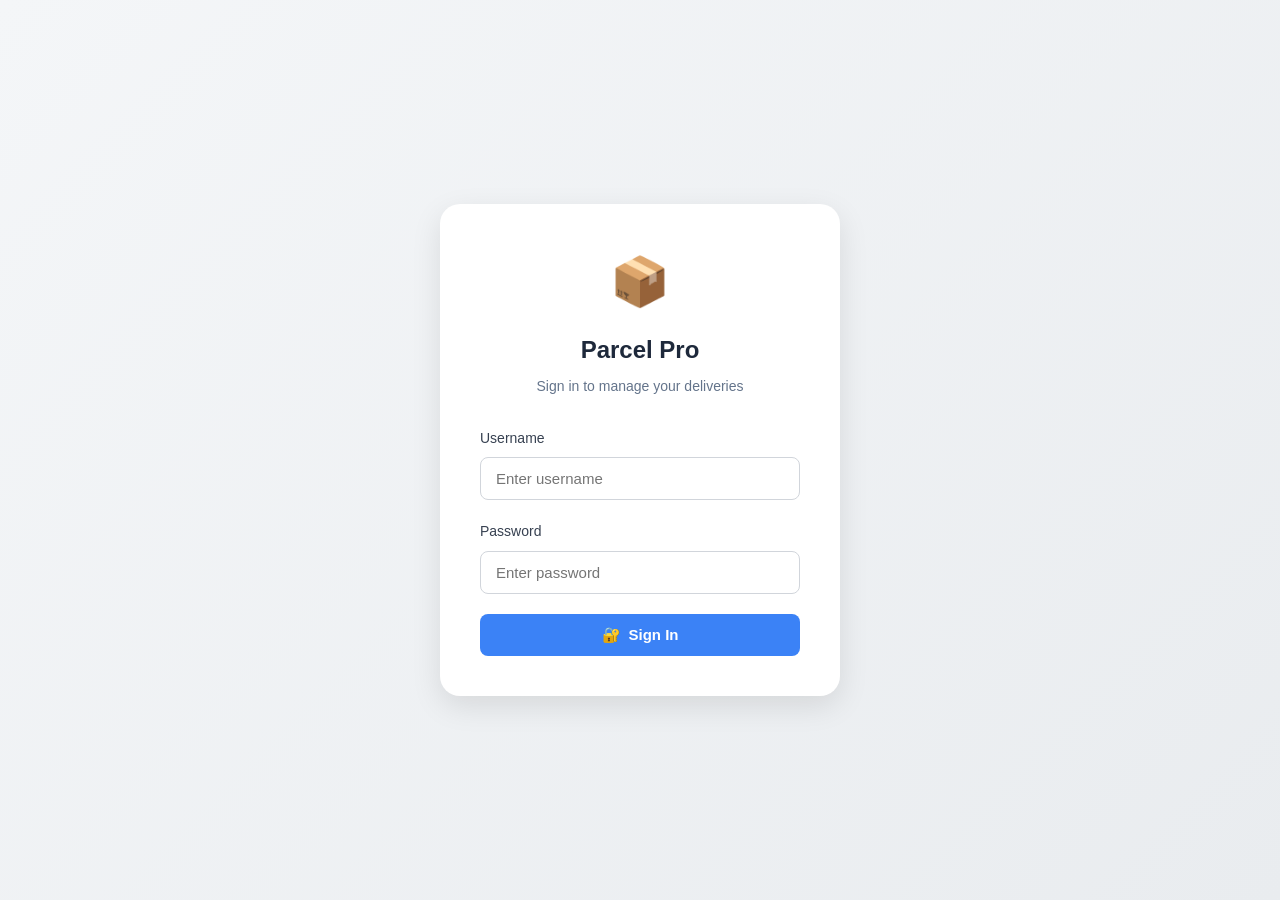
<file: total.html>
<!DOCTYPE html>
<html lang="en">
<head>
  <meta charset="UTF-8">
  <meta name="viewport" content="width=device-width, initial-scale=1.0">
  <title>All Parcels</title>
  <link rel="shortcut icon" href="favicon.ico" type="image/x-icon">
  <link rel="icon" type="image/png" sizes="32x32" href="favicon-32x32.png">
  <link rel="icon" type="image/png" sizes="16x16" href="favicon-16x16.png">
  
  <link rel="stylesheet" href="styles.css">

  <style>
    /* ---------- PAGE SPECIFIC STYLES ---------- */
    .content-wrapper { flex: 1; padding: 30px; background: #f8fafc; overflow-y: auto; }
    .content-container { width: 100%; max-width: 1400px; margin: 0 auto; background: #ffffff; border-radius: 16px; box-shadow: 0 4px 20px rgba(0, 0, 0, 0.05); overflow: hidden; border: 1px solid #e2e8f0; display: flex; flex-direction: column; }

    .header { background: linear-gradient(135deg, #3b82f6 0%, #1d4ed8 100%); color: white; padding: 25px 30px; display: flex; justify-content: space-between; align-items: center; flex-wrap: wrap; gap: 15px; }
    .header-content { flex: 1; }
    .header h2 { font-size: 24px; font-weight: 600; display: flex; align-items: center; gap: 10px; margin-bottom: 5px; }
    .header p { opacity: 0.9; font-size: 14px; margin: 0; }

    .stats-card { background: rgba(255, 255, 255, 0.2); padding: 15px 20px; border-radius: 10px; text-align: center; min-width: 150px; backdrop-filter: blur(10px); border: 1px solid rgba(255, 255, 255, 0.1); }
    .stats-count { font-size: 28px; font-weight: 700; margin-bottom: 5px; display: block; }
    .stats-label { font-size: 12px; opacity: 0.9; text-transform: uppercase; letter-spacing: 0.5px; }

    /* ---------- CONTROLS ---------- */
    .controls-container { padding: 25px 30px; border-bottom: 1px solid #e5e7eb; background: #f9fafb; }
    .controls { display: flex; gap: 25px; flex-wrap: wrap; align-items: flex-end; }
    .search-box, .filter-box { display: flex; flex-direction: column; min-width: 250px; }
    .search-box label, .filter-box label { display: block; margin-bottom: 8px; color: #374151; font-weight: 500; font-size: 14px; display: flex; align-items: center; gap: 6px; }
    .search-box label::before, .filter-box label::before { content: '•'; color: #3b82f6; font-size: 18px; }
    
    .search-box input, .filter-box select { padding: 14px 16px; border: 1.5px solid #d1d5db; border-radius: 10px; font-size: 15px; transition: all 0.3s ease; background: #ffffff; font-family: inherit; box-shadow: 0 1px 2px rgba(0,0,0,0.05); }
    .search-box input { width: 350px; background-image: url("data:image/svg+xml,%3Csvg xmlns='http://www.w3.org/2000/svg' width='16' height='16' fill='%239ca3af' viewBox='0 0 16 16'%3E%3Cpath d='M11.742 10.344a6.5 6.5 0 1 0-1.397 1.398h-.001c.03.04.062.078.098.115l3.85 3.85a1 1 0 0 0 1.415-1.414l-3.85-3.85a1.007 1.007 0 0 0-.115-.1zM12 6.5a5.5 5.5 0 1 1-11 0 5.5 5.5 0 0 1 11 0z'/%3E%3C/svg%3E"); background-repeat: no-repeat; background-position: 16px center; background-size: 16px; padding-left: 40px; }
    .search-box input:focus, .filter-box select:focus { outline: none; border-color: #3b82f6; box-shadow: 0 0 0 3px rgba(59, 130, 246, 0.1); }
    
    .filter-box select { width: 200px; cursor: pointer; appearance: none; background-image: url("data:image/svg+xml,%3Csvg xmlns='http://www.w3.org/2000/svg' width='16' height='16' fill='%236b7280' viewBox='0 0 16 16'%3E%3Cpath d='M7.247 11.14 2.451 5.658C1.885 5.013 2.345 4 3.204 4h9.592a1 1 0 0 1 .753 1.659l-4.796 5.48a1 1 0 0 1-1.506 0z'/%3E%3C/svg%3E"); background-repeat: no-repeat; background-position: right 16px center; background-size: 12px; padding-right: 40px; }
    
    .refresh-btn { background: linear-gradient(135deg, #10b981 0%, #059669 100%); color: white; border: none; border-radius: 10px; padding: 14px 24px; font-size: 14px; font-weight: 600; cursor: pointer; transition: all 0.3s; display: flex; align-items: center; gap: 8px; height: fit-content; margin-left: auto; }
    .refresh-btn:hover { transform: translateY(-2px); box-shadow: 0 5px 15px rgba(16, 185, 129, 0.3); }

    /* ---------- TABLE STYLES ---------- */
    .table-container { padding: 0 30px; overflow-x: auto; flex: 1; }
    table { width: 100%; border-collapse: separate; border-spacing: 0; background: #fff; }
    th, td { padding: 16px 20px; text-align: left; border-bottom: 1px solid #f3f4f6; transition: background-color 0.2s; }
    th { background: #f9fafb; font-weight: 600; color: #374151; font-size: 14px; text-transform: uppercase; letter-spacing: 0.5px; border-bottom: 2px solid #e5e7eb; white-space: nowrap; position: sticky; top: 0; z-index: 10; }
    td { color: #4b5563; font-size: 14px; }
    tr:hover td { background: #f9fafb; }
    tr:last-child td { border-bottom: none; }
    .sno { width: 60px; color: #6b7280; font-weight: 500; }

    /* Status badges */
    .status-badge { padding: 6px 12px; border-radius: 20px; font-size: 12px; font-weight: 600; text-transform: uppercase; letter-spacing: 0.3px; display: inline-block; min-width: 90px; text-align: center; }
    .status-delivered { background: #d1fae5; color: #065f46; border: 1px solid #a7f3d0; }
    .status-pending { background: #fef3c7; color: #92400e; border: 1px solid #fde68a; }
    .status-in-transit { background: #dbeafe; color: #1e40af; border: 1px solid #bfdbfe; }
    .status-cancelled { background: #fee2e2; color: #991b1b; border: 1px solid #fecaca; }
    .status-not-picked { background: #f3f4f6; color: #374151; border: 1px solid #d1d5db; }

    /* Tracking link */
    .tracking-link { color: #3b82f6; text-decoration: none; font-weight: 500; cursor: pointer; padding: 6px 12px; border-radius: 8px; transition: all 0.2s; display: inline-flex; align-items: center; gap: 6px; background: #eff6ff; border: 1px solid transparent; font-size: 13px; }
    .tracking-link:hover { background: #dbeafe; border-color: #3b82f6; transform: translateY(-1px); box-shadow: 0 2px 8px rgba(59, 130, 246, 0.15); }
    .tracking-link::after { content: '👁️'; opacity: 0.7; font-size: 12px; }

    /* ---------- PAGINATION STYLES ---------- */
    .pagination-container { display: flex; justify-content: space-between; align-items: center; padding: 15px 30px; background: #f9fafb; border-top: 1px solid #e5e7eb; flex-wrap: wrap; gap: 15px; }
    .pagination-info { color: #6b7280; font-size: 14px; }
    .pagination-controls { display: flex; gap: 6px; align-items: center; }
    .page-btn { padding: 8px 12px; border: 1px solid #d1d5db; background: #ffffff; border-radius: 6px; cursor: pointer; color: #374151; font-size: 14px; font-weight: 500; transition: all 0.2s; }
    .page-btn:hover:not(:disabled) { background: #f3f4f6; border-color: #9ca3af; }
    .page-btn.active { background: #3b82f6; color: white; border-color: #3b82f6; }
    .page-btn:disabled { opacity: 0.5; cursor: not-allowed; }
    .rows-per-page { display: flex; align-items: center; gap: 8px; color: #6b7280; font-size: 14px; }
    .rows-per-page select { padding: 6px 10px; border: 1px solid #d1d5db; border-radius: 6px; font-size: 14px; outline: none; background: #fff; cursor: pointer;}
    .rows-per-page select:focus { border-color: #3b82f6; }

    /* Loading & Empty states */
    .empty-state { padding: 60px 20px; text-align: center; color: #9ca3af; }
    .empty-icon { font-size: 48px; margin-bottom: 15px; opacity: 0.5; }
    .loading-container { padding: 40px; text-align: center; color: #6b7280; }
    .loading-spinner { display: inline-block; width: 40px; height: 40px; border: 3px solid #e5e7eb; border-radius: 50%; border-top-color: #3b82f6; animation: spin 1s linear infinite; margin-bottom: 15px; }
    @keyframes spin { to { transform: rotate(360deg); } }

    .cache-indicator { display: inline-block; font-size: 11px; padding: 2px 6px; border-radius: 4px; margin-left: 8px; background: #f3f4f6; color: #6b7280; vertical-align: middle; }
    .cache-indicator.fresh { background: #d1fae5; color: #065f46; }

    /* ---------- MODAL & GALLERY ---------- */
    .modal { position: fixed; inset: 0; background: rgba(0,0,0,0.85); display: none; justify-content: center; align-items: center; z-index: 999; padding: 20px; }
    .modal.show { display: flex; animation: fadeIn 0.3s ease; }
    .modal-content { position: relative; max-width: 95vw; max-height: 95vh; overflow: auto; display: flex; justify-content: center; align-items: center; flex-wrap: wrap; gap: 15px; padding: 20px; background: rgba(255,255,255,0.05); border-radius: 12px; }
    .gallery { display: flex; flex-wrap: wrap; justify-content: center; align-items: center; gap: 20px; width: 100%; }
    .gallery img { max-width: 80vw; max-height: 80vh; object-fit: contain; border-radius: 8px; cursor: zoom-in; display: block; transition: transform 0.2s, opacity 0.3s ease; box-shadow: 0 4px 20px rgba(0,0,0,0.3); }
    .gallery img:hover { transform: scale(1.01); }

    .img-container { position: relative; display: inline-block; min-width: 200px; min-height: 150px; border-radius: 8px; overflow: hidden; }
    @keyframes loading { 0% { background-position: -200px 0; } 100% { background-position: calc(200px + 100%) 0; } }
    .loading-placeholder { position: absolute; width: 100%; height: 100%; background: linear-gradient(90deg, #f0f0f0 25%, #e0e0e0 50%, #f0f0f0 75%); background-size: 200% 100%; animation: loading 1.5s infinite; border-radius: 8px; }
    .modal-loading { color: white; font-size: 18px; padding: 30px; text-align: center; }
    .error-message { color: #f87171; background: rgba(254, 226, 226, 0.1); padding: 20px; border-radius: 8px; text-align: center; margin: 20px; border: 1px solid rgba(254, 226, 226, 0.2); }

    /* ---------- FULLSCREEN ---------- */
    .fullscreen { position: fixed; inset: 0; background: rgba(0,0,0,0.95); display: none; justify-content: center; align-items: center; z-index: 2000; overflow: hidden; touch-action: none; }
    .fullscreen.show { display: flex; animation: fadeIn 0.3s ease; }
    .fullscreen img { max-width: 95vw; max-height: 95vh; object-fit: contain; cursor: grab; transition: transform 0.1s ease-out; transform-origin: center center; box-shadow: 0 8px 32px rgba(0,0,0,0.4); }
    .nav-arrow { position: fixed; top: 50%; transform: translateY(-50%); background: rgba(255,255,255,0.15); color: white; border: none; width: 60px; height: 60px; border-radius: 50%; font-size: 28px; cursor: pointer; display: flex; align-items: center; justify-content: center; z-index: 2001; transition: all 0.2s; backdrop-filter: blur(10px); }
    .nav-arrow:hover { background: rgba(255,255,255,0.25); transform: translateY(-50%) scale(1.1); }
    .nav-arrow.prev { left: 20px; } .nav-arrow.next { right: 20px; }
    .close-btn { position: fixed; top: 20px; right: 20px; background: rgba(255,255,255,0.15); color: white; border: none; width: 50px; height: 50px; border-radius: 50%; font-size: 24px; cursor: pointer; z-index: 2001; transition: all 0.2s; display: flex; align-items: center; justify-content: center; backdrop-filter: blur(10px); }
    .close-btn:hover { background: rgba(255,255,255,0.25); transform: scale(1.1); }
    .info-panel { position: fixed; bottom: 20px; left: 50%; transform: translateX(-50%); background: rgba(0,0,0,0.7); color: white; padding: 12px 24px; border-radius: 30px; font-size: 14px; z-index: 2001; backdrop-filter: blur(10px); display: flex; align-items: center; gap: 10px; }
    @keyframes fadeIn { from { opacity: 0; } to { opacity: 1; } }

    /* ---------- MOBILE STYLES ---------- */
    @media (max-width: 768px) {
      .content-wrapper { padding: 15px; }
      .header { padding: 20px; flex-direction: column; align-items: stretch; }
      .stats-card { align-self: flex-start; }
      .controls-container { padding: 20px; }
      .controls { flex-direction: column; gap: 15px; }
      .search-box input, .filter-box select { width: 100%; }
      .refresh-btn { width: 100%; justify-content: center; }
      .table-container { padding: 0 15px; }
      th, td { padding: 12px 15px; font-size: 13px; }
      .pagination-container { flex-direction: column; gap: 15px; align-items: center; padding: 15px; }
      .pagination-controls { flex-wrap: wrap; justify-content: center; }
      .nav-arrow { width: 50px; height: 50px; font-size: 24px; }
      .close-btn { width: 40px; height: 40px; font-size: 20px; }
    }
    @media (max-width: 480px) {
      .stats-card { min-width: 120px; padding: 12px 15px; }
      .stats-count { font-size: 24px; }
      .tracking-link { padding: 4px 8px; font-size: 12px; }
      .status-badge { padding: 4px 8px; font-size: 11px; min-width: 80px; }
    }
  </style>
</head>
<body>

<div id="sidebar-container"></div>

<div class="main-content" id="mainContent">
  <header class="topbar">
    <button class="menu-btn" onclick="toggleSidebar()" aria-label="Toggle menu">☰</button>
    <div class="page-info">
      <div class="page-title">
        <span>📊</span>
        <span>All Parcels</span>
        <span id="cacheIndicator" class="cache-indicator" style="display: none;"></span>
      </div>
      <div class="page-subtitle">View and search all parcels in the system</div>
    </div>
  </header>

  <div class="content-wrapper">
    <div class="content-container">  
      <div class="header">
        <div class="stats-card">
          <span id="count">0</span>
          <span class="stats-label">Total Parcels</span>
        </div>
      </div>  

      <div class="controls-container">
        <div class="controls">
          <div class="search-box">
            <label for="searchInput">Search Parcels</label>
            <input type="text" id="searchInput" placeholder="Search by tracking number, city, status..." oninput="filterTable()">
          </div>
          
          <div class="filter-box">
            <label for="statusFilter">Filter by Status</label>
            <select id="statusFilter" onchange="filterTable()">
              <option value="">All Status</option>
              <option value="Delivered">Delivered</option>
              <option value="Cancelled">Cancelled</option>
              <option value="In-transit">In-transit</option>
              <option value="Not Picked">Not Picked</option>
            </select>
          </div>

          <button class="refresh-btn" onclick="forceRefresh()">
            <span>🔄</span>
            <span>Refresh</span>
          </button>
        </div>
      </div>

      <div class="table-container">
        <table>
          <thead>
            <tr>
              <th class="sno">SNO</th>
              <th>Tracking Number</th>
              <th>Booking Date</th>
              <th>From Address</th>
              <th>Delivery Date</th>
              <th>Status</th>
              <th>Images</th>
            </tr>
          </thead>
          <tbody id="tableBody">
            <tr>
              <td colspan="7">
                <div class="loading-container">
                  <div class="loading-spinner"></div>
                  <div>Loading parcels data...</div>
                </div>
              </td>
            </tr>
          </tbody>
        </table>
      </div>

      <div class="pagination-container" id="paginationContainer" style="display: none;">
        <div class="rows-per-page">
          <label for="rowsPerPage">Rows per page:</label>
          <select id="rowsPerPage" onchange="changeRowsPerPage()">
            <option value="10">10</option>
            <option value="25">25</option>
            <option value="50">50</option>
            <option value="100">100</option>
          </select>
        </div>
        <div class="pagination-info" id="paginationInfo">Showing 0 to 0 of 0 entries</div>
        <div class="pagination-controls" id="paginationControls">
          </div>
      </div>

    </div>
  </div>
</div>

<div id="imageModal" class="modal">
  <button class="close-btn" onclick="closeModal()" aria-label="Close modal">×</button>
  <div class="modal-content">
    <div class="gallery" id="gallery"></div>
  </div>
</div>

<div id="fullscreen" class="fullscreen">
  <button class="close-btn" onclick="closeFullscreen()" aria-label="Close fullscreen">×</button>
  <button class="nav-arrow prev" onclick="prevImage()" aria-label="Previous image">‹</button>
  <button class="nav-arrow next" onclick="nextImage()" aria-label="Next image">›</button>
  <div class="info-panel" id="infoPanel">
    <span id="imageCounter">1/1</span>
    <span>•</span>
    <span id="imageCaption">Image</span>
  </div>
  <img id="fsImage" src="" alt="Fullscreen view">
</div>

<script src="config.js"></script>
<script src="sidebar.js"></script>
<script src="auth.js"></script>  

<script>
/* ---------- CACHE SETTINGS ---------- */
const CACHE_KEY = 'parcel_pro_all_parcels';
const CACHE_DURATION = 10 * 60 * 1000; // 10 minutes cache

/* ---------- DOM ELEMENTS ---------- */
const imageModal = document.getElementById("imageModal");
const gallery = document.getElementById("gallery");
const fullscreen = document.getElementById("fullscreen");
const fsImage = document.getElementById("fsImage");
const imageCounter = document.getElementById("imageCounter");
const imageCaption = document.getElementById("imageCaption");
const tableBody = document.getElementById("tableBody");
const countElement = document.getElementById("count");
const toast = document.getElementById('toast');
const cacheIndicator = document.getElementById('cacheIndicator');

/* ---------- ZOOM AND PAN VARIABLES ---------- */
let scale = 1, translateX = 0, translateY = 0, isDragging = false, startX = 0, startY = 0;

/* ---------- GLOBAL VARIABLES ---------- */
let refreshInterval;
let allData = [];
let reversedData = [];
let currentImages = [];
let currentIndex = 0;
let isLoading = false;
let memoryCache = null;
let isFromCache = false;

/* ---------- PAGINATION VARIABLES ---------- */
let currentPage = 1;
let rowsPerPage = 10;
let currentDisplayData = []; // Store the fully filtered/sorted data here

/* ---------- TOAST FUNCTION ---------- */
function showToast(message, type = 'success') {
  toast.textContent = message;
  toast.className = `toast toast-${type} show`;
  setTimeout(() => toast.classList.remove('show'), 3000);
}

/* ---------- CACHE FUNCTIONS ---------- */
function saveToCache(data) {
  const cacheData = { data: data, timestamp: Date.now() };
  localStorage.setItem(CACHE_KEY, JSON.stringify(cacheData));
  memoryCache = cacheData;
}

function getFromCache() {
  if (memoryCache && memoryCache.timestamp) {
    if ((Date.now() - memoryCache.timestamp) <= CACHE_DURATION) return memoryCache.data;
    memoryCache = null;
  }
  const cached = localStorage.getItem(CACHE_KEY);
  if (!cached) return null;
  try {
    const parsed = JSON.parse(cached);
    if ((Date.now() - parsed.timestamp) > CACHE_DURATION) {
      localStorage.removeItem(CACHE_KEY);
      return null;
    }
    memoryCache = parsed;
    return parsed.data;
  } catch (e) {
    localStorage.removeItem(CACHE_KEY);
    return null;
  }
}

function clearCache() {
  memoryCache = null;
  localStorage.removeItem(CACHE_KEY);
  showToast('Cache cleared', 'info');
}

function updateCacheIndicator(isCached) {
  isFromCache = isCached;
  if (isCached) {
    cacheIndicator.style.display = 'inline-block';
    cacheIndicator.textContent = 'Cached';
    cacheIndicator.className = 'cache-indicator fresh';
  } else {
    cacheIndicator.style.display = 'inline-block';
    cacheIndicator.textContent = 'Live';
    cacheIndicator.className = 'cache-indicator';
  }
}

/* ---------- UTILITY FUNCTIONS ---------- */
function formatDate(dateString) {
  if (!dateString) return '';
  try {
    const datePart = dateString.split(' ')[0];
    const date = new Date(datePart);
    if (isNaN(date.getTime())) return dateString;
    const month = (date.getMonth() + 1).toString().padStart(2, '0');
    const day = date.getDate().toString().padStart(2, '0');
    const year = date.getFullYear();
    return `${month}/${day}/${year}`;
  } catch (error) { return dateString; }
}

function getStatusClass(status) {
  if (!status) return 'status-pending';
  const statusLower = status.toLowerCase();
  if (statusLower.includes('delivered')) return 'status-delivered';
  if (statusLower.includes('cancelled')) return 'status-cancelled';
  if (statusLower.includes('in-transit') || statusLower.includes('in transit')) return 'status-in-transit';
  if (statusLower.includes('not picked')) return 'status-not-picked';
  return 'status-pending';
}

/* ---------- DATA LOADING ---------- */
function loadData(forceRefresh = false) {
  if (isLoading && !forceRefresh) return;
  if (!forceRefresh) {
    const cachedData = getFromCache();
    if (cachedData) {
      allData = Array.isArray(cachedData) ? cachedData : [];
      reversedData = [...allData].reverse();
      filterTable();
      updateCacheIndicator(true);
      showToast(`Loaded ${allData.length} parcels from cache`, 'info');
      const cacheAge = Date.now() - (memoryCache?.timestamp || 0);
      if (cacheAge > 120000) setTimeout(() => loadData(true), 1000);
      return;
    }
  }
  
  isLoading = true;
  updateCacheIndicator(false);
  
  tableBody.innerHTML = `
    <tr>
      <td colspan="7">
        <div class="loading-container">
          <div class="loading-spinner"></div>
          <div>${forceRefresh ? 'Refreshing parcels...' : 'Loading parcels data...'}</div>
        </div>
      </td>
    </tr>`;
  countElement.textContent = "0";
  document.getElementById("paginationContainer").style.display = 'none';
  
  const oldScript = document.getElementById("jsonpScript");
  if (oldScript) oldScript.remove();

  const script = document.createElement("script");
  script.src = CONFIG.TOTAL_PARCELS_API + "?callback=handleData&t=" + Date.now();
  script.id = "jsonpScript";
  script.onerror = handleDataError;
  document.body.appendChild(script);
}

function handleDataError() {
  isLoading = false;
  const cachedData = getFromCache();
  if (cachedData) {
    allData = Array.isArray(cachedData) ? cachedData : [];
    reversedData = [...allData].reverse();
    filterTable();
    updateCacheIndicator(true);
    showToast(`Showing cached data (offline mode)`, 'info');
    return;
  }
  
  tableBody.innerHTML = `
    <tr>
      <td colspan="7">
        <div class="empty-state">
          <div class="empty-icon">⚠️</div>
          <div>Failed to load data. Please try again.</div>
          <button onclick="forceRefresh()" class="refresh-btn" style="margin-top: 15px;">
            <span>🔄</span><span>Retry</span>
          </button>
        </div>
      </td>
    </tr>`;
  showToast('Failed to load parcel data', 'error');
}

function handleData(data) {
  isLoading = false;
  allData = Array.isArray(data) ? data : [];
  reversedData = [...allData].reverse();
  saveToCache(allData);
  filterTable();
  if (isFromCache) showToast(`Refreshed ${allData.length} parcels`, 'success');
  else showToast(`Loaded ${allData.length} parcels`, 'success');
}

/* ---------- FILTER AND DISPLAY ---------- */
function filterTable() {
  const searchInput = document.getElementById("searchInput").value.toLowerCase();
  const statusFilter = document.getElementById("statusFilter").value;
  
  let filteredData = reversedData.filter(row => {
    const matchesStatus = statusFilter === '' || (row.status && row.status === statusFilter);
    if (!matchesStatus) return false;
    if (searchInput === '') return true;
    
    const searchFields = [
      row.trackingNumber || '',
      row.fromAddress || '',
      row.status || '',
      formatDate(row.bookingDate) || '',
      formatDate(row.deliveryDate) || ''
    ];
    return searchFields.some(field => field.toString().toLowerCase().includes(searchInput));
  });
  
  countElement.textContent = filteredData.length;
  
  if (filteredData.length === 0) {
    currentDisplayData = [];
    renderTablePage();
    return;
  }
  
  filteredData = filteredData.sort((a, b) => {
    const indexA = reversedData.findIndex(item => item.trackingNumber === a.trackingNumber && item.bookingDate === a.bookingDate);
    const indexB = reversedData.findIndex(item => item.trackingNumber === b.trackingNumber && item.bookingDate === b.bookingDate);
    return indexA - indexB;
  });
  
  // Set data to be paginated, reset to page 1, and render
  currentDisplayData = filteredData;
  currentPage = 1;
  renderTablePage();
}

function renderTablePage() {
  tableBody.innerHTML = '';
  const totalRows = currentDisplayData.length;

  if (totalRows === 0) {
    document.getElementById("paginationContainer").style.display = 'none';
    tableBody.innerHTML = `
      <tr>
        <td colspan="7">
          <div class="empty-state">
            <div class="empty-icon">🔍</div>
            <div>No parcels found matching your search criteria.</div>
            <div style="font-size: 13px; margin-top: 10px; opacity: 0.7;">Try adjusting your search or filter</div>
          </div>
        </td>
      </tr>`;
    return;
  }

  document.getElementById("paginationContainer").style.display = 'flex';

  const startIndex = (currentPage - 1) * rowsPerPage;
  const endIndex = Math.min(startIndex + rowsPerPage, totalRows);
  const paginatedData = currentDisplayData.slice(startIndex, endIndex);

  paginatedData.forEach((row, idx) => {
    const tr = document.createElement("tr");
    const sno = totalRows - (startIndex + idx); // Maintains correct global numbering
    
    tr.innerHTML = `
      <td class="sno">${sno}</td>
      <td>${row.trackingNumber || ''}</td>
      <td>${formatDate(row.bookingDate)}</td>
      <td>${row.fromAddress || ''}</td>
      <td>${formatDate(row.deliveryDate)}</td>
      <td><span class="status-badge ${getStatusClass(row.status)}">${row.status || 'Unknown'}</span></td>
      <td><a class="tracking-link" onclick="openModal('${row.trackingNumber}')" title="View images for ${row.trackingNumber}">View Images</a></td>
    `;
    tableBody.appendChild(tr);
  });

  updatePaginationUI(startIndex, endIndex, totalRows);
}

function updatePaginationUI(startIndex, endIndex, totalRows) {
  document.getElementById('paginationInfo').textContent = `Showing ${startIndex + 1} to ${endIndex} of ${totalRows} entries`;
  
  const totalPages = Math.ceil(totalRows / rowsPerPage);
  const controls = document.getElementById('paginationControls');
  controls.innerHTML = '';

  // Prev Button
  const prevBtn = document.createElement('button');
  prevBtn.className = 'page-btn';
  prevBtn.textContent = 'Prev';
  prevBtn.disabled = currentPage === 1;
  prevBtn.onclick = () => goToPage(currentPage - 1);
  controls.appendChild(prevBtn);

  let startPage = Math.max(1, currentPage - 2);
  let endPage = Math.min(totalPages, startPage + 4);
  
  if (endPage - startPage < 4) {
    startPage = Math.max(1, endPage - 4);
  }

  if (startPage > 1) {
    controls.appendChild(createPageBtn(1));
    if (startPage > 2) {
      const dots = document.createElement('span');
      dots.textContent = '...';
      dots.style.padding = '0 4px';
      controls.appendChild(dots);
    }
  }

  for (let i = startPage; i <= endPage; i++) {
    controls.appendChild(createPageBtn(i));
  }

  if (endPage < totalPages) {
    if (endPage < totalPages - 1) {
      const dots = document.createElement('span');
      dots.textContent = '...';
      dots.style.padding = '0 4px';
      controls.appendChild(dots);
    }
    controls.appendChild(createPageBtn(totalPages));
  }

  // Next Button
  const nextBtn = document.createElement('button');
  nextBtn.className = 'page-btn';
  nextBtn.textContent = 'Next';
  nextBtn.disabled = currentPage === totalPages;
  nextBtn.onclick = () => goToPage(currentPage + 1);
  controls.appendChild(nextBtn);
}

function createPageBtn(pageNum) {
  const btn = document.createElement('button');
  btn.className = `page-btn ${pageNum === currentPage ? 'active' : ''}`;
  btn.textContent = pageNum;
  btn.onclick = () => goToPage(pageNum);
  return btn;
}

function goToPage(page) {
  currentPage = page;
  renderTablePage();
  document.querySelector('.table-container').scrollIntoView({ behavior: 'smooth', block: 'start' });
}

function changeRowsPerPage() {
  rowsPerPage = parseInt(document.getElementById('rowsPerPage').value, 10);
  currentPage = 1;
  renderTablePage();
}

/* ---------- IMAGE CACHING & MODAL ---------- */
function getImageCacheKey(tracking) { return `parcel_pro_images_${tracking}`; }
function saveImagesToCache(tracking, images) { localStorage.setItem(getImageCacheKey(tracking), JSON.stringify({ data: images, timestamp: Date.now() })); }

function getImagesFromCache(tracking) {
  const cached = localStorage.getItem(getImageCacheKey(tracking));
  if (!cached) return null;
  try {
    const parsed = JSON.parse(cached);
    if ((Date.now() - parsed.timestamp) > CACHE_DURATION) {
      localStorage.removeItem(getImageCacheKey(tracking));
      return null;
    }
    return parsed.data;
  } catch (e) {
    localStorage.removeItem(getImageCacheKey(tracking));
    return null;
  }
}

function openModal(tracking) {
  imageModal.classList.add("show");
  const cachedImages = getImagesFromCache(tracking);
  if (cachedImages) {
    renderImages(cachedImages, tracking, true);
    return;
  }
  gallery.innerHTML = `<div class="modal-loading">Loading images for ${tracking}...</div>`;
  fetchImages(tracking.toLowerCase());
}

function closeModal() {
  imageModal.classList.remove("show");
  gallery.innerHTML = "";
  currentImages = [];
}

function preloadImages(images) {
  return Promise.all(images.map((item, index) => {
    return new Promise((resolve) => {
      const img = new Image();
      img.src = item.url;
      img.onload = () => resolve({ index, item, status: 'loaded' });
      img.onerror = () => resolve({ index, item, status: 'error' });
    });
  }));
}

async function fetchImages(query) {
  try {
    const response = await fetch(CONFIG.IMAGE_API + `?t=${Date.now()}`);
    if (!response.ok) throw new Error(`HTTP ${response.status}`);
    const data = await response.json();
    saveImagesToCache(query, data);
    renderImages(data, query, false);
  } catch (error) {
    const cachedImages = getImagesFromCache(query);
    if (cachedImages) {
      renderImages(cachedImages, query, true);
      showToast('Showing cached images', 'info');
      return;
    }
    gallery.innerHTML = `
      <div class="error-message">
        <p>Failed to load images. Please try again.</p>
        <button onclick="fetchImages('${query}')" class="refresh-btn" style="margin-top: 10px;">
          <span>🔄</span><span>Retry</span>
        </button>
      </div>`;
  }
}

function renderImages(data, query, fromCache = false) {
  gallery.innerHTML = "";
  if (!Array.isArray(data)) {
    gallery.innerHTML = `<div class="error-message">Invalid image data format.</div>`;
    return;
  }
  
  currentImages = data.filter(item => item.caption && item.caption.toLowerCase().includes(query.toLowerCase()));
  if (currentImages.length === 0) {
    gallery.innerHTML = `<div class="error-message">No images found for tracking number: <strong>${query.toUpperCase()}</strong></div>`;
    return;
  }
  
  if (fromCache) {
    gallery.innerHTML = `<div class="modal-loading">Loading ${currentImages.length} cached image(s)...</div>`;
    setTimeout(() => {
      gallery.innerHTML = "";
      currentImages.forEach((item, index) => createImageElement(item, index, 'loaded'));
    }, 300);
  } else {
    gallery.innerHTML = `<div class="modal-loading">Preloading ${currentImages.length} image(s)...</div>`;
    preloadImages(currentImages).then((results) => {
      gallery.innerHTML = "";
      results.forEach((result, index) => createImageElement(result.item, index, result.status));
    });
  }
}

function createImageElement(item, index, status = 'loaded') {
  const container = document.createElement("div");
  container.className = "img-container";
  container.style.cssText = "position: relative; min-width: 200px; min-height: 150px;";
  
  const placeholder = document.createElement("div");
  placeholder.className = "loading-placeholder";
  container.appendChild(placeholder);
  
  const img = document.createElement("img");
  img.style.cssText = "width: 100%; height: 100%; max-width: 400px; max-height: 300px; object-fit: contain; cursor: pointer; border-radius: 8px; opacity: 0; transition: opacity 0.3s ease;";
  img.src = item.url;
  img.alt = item.caption || `Image ${index + 1}`;
  img.loading = "lazy";
  
  const finishLoading = () => {
    img.style.opacity = "1";
    placeholder.style.display = "none";
    if (item.caption) {
      const cap = document.createElement("div");
      cap.style.cssText = "color: white; text-align: center; font-size: 13px; margin-top: 8px; word-break: break-word; max-width: 400px;";
      cap.textContent = item.caption.length > 40 ? item.caption.substring(0, 40) + "..." : item.caption;
      container.appendChild(cap);
    }
  };

  if (status === 'loaded') {
    finishLoading();
  } else {
    img.onload = finishLoading;
    img.onerror = () => {
      placeholder.style.display = "none";
      const err = document.createElement("div");
      err.style.cssText = "width: 100%; height: 100%; display: flex; align-items: center; justify-content: center; background: #fee; border: 2px dashed #f87171; border-radius: 8px; color: #dc2626; font-size: 12px; padding: 10px; text-align: center;";
      err.textContent = "Failed to load image";
      container.appendChild(err);
    };
  }
  img.onclick = (e) => { e.stopPropagation(); openFullscreen(index); };
  container.appendChild(img);
  gallery.appendChild(container);
}

/* ---------- FULLSCREEN VIEW ---------- */
function openFullscreen(index) {
  if (!currentImages[index]) return;
  currentIndex = index;
  fsImage.src = currentImages[index].url;
  fsImage.alt = currentImages[index].caption || `Image ${index + 1}`;
  imageCounter.textContent = `${index + 1}/${currentImages.length}`;
  imageCaption.textContent = currentImages[index].caption || `Image ${index + 1}`;
  scale = 1; translateX = 0; translateY = 0; updateTransform();
  fullscreen.classList.add("show");
  fsImage.style.cursor = "grab";
}

function closeFullscreen() {
  fullscreen.classList.remove("show");
  fsImage.src = "";
  scale = 1; translateX = 0; translateY = 0; updateTransform();
}

function prevImage() { if (currentImages.length === 0) return; currentIndex = (currentIndex - 1 + currentImages.length) % currentImages.length; openFullscreen(currentIndex); }
function nextImage() { if (currentImages.length === 0) return; currentIndex = (currentIndex + 1) % currentImages.length; openFullscreen(currentIndex); }
function updateTransform() { fsImage.style.transform = `translate3d(${translateX}px, ${translateY}px, 0) scale(${scale})`; }

/* ---------- EVENT HANDLERS ---------- */
imageModal.addEventListener('click', (e) => { if (e.target === imageModal) closeModal(); });
fullscreen.addEventListener('click', (e) => { if (e.target === fullscreen) closeFullscreen(); });

document.addEventListener("keydown", e => {
  if (e.key === "Escape") { if (fullscreen.classList.contains("show")) closeFullscreen(); else if (imageModal.classList.contains("show")) closeModal(); } 
  else if (fullscreen.classList.contains("show")) { if (e.key === "ArrowLeft") prevImage(); else if (e.key === "ArrowRight") nextImage(); }
});

fsImage.addEventListener("wheel", e => {
  e.preventDefault();
  const newScale = Math.min(Math.max(1, scale - e.deltaY * 0.001), 5);
  const rect = fsImage.getBoundingClientRect();
  translateX -= (e.clientX - rect.left - rect.width / 2) * (newScale - scale);
  translateY -= (e.clientY - rect.top - rect.height / 2) * (newScale - scale);
  scale = newScale; updateTransform();
});

fsImage.addEventListener("mousedown", e => { if (scale <= 1) return; isDragging = true; startX = e.clientX - translateX; startY = e.clientY - translateY; fsImage.style.cursor = "grabbing"; e.preventDefault(); });
document.addEventListener("mousemove", e => { if (!isDragging) return; translateX = e.clientX - startX; translateY = e.clientY - startY; updateTransform(); });
document.addEventListener("mouseup", () => { isDragging = false; fsImage.style.cursor = "grab"; });
fsImage.addEventListener("dblclick", e => { e.preventDefault(); scale = 1; translateX = 0; translateY = 0; updateTransform(); });

function forceRefresh() { loadData(true); }

document.addEventListener('visibilitychange', () => {
  if (!document.hidden && memoryCache && (Date.now() - memoryCache.timestamp) > 300000) loadData(true);
});

window.addEventListener('load', () => {
  loadData();
  window.addEventListener('beforeunload', () => { if (refreshInterval) clearInterval(refreshInterval); });
});

window.app = { loadData: (force) => loadData(force), clearCache, filterTable, openModal, closeModal, openFullscreen, closeFullscreen, prevImage, nextImage, getCacheInfo: () => ({ hasCache: !!getFromCache(), itemCount: getFromCache() ? getFromCache().length : 0, memoryCache: memoryCache, isFromCache }) };
</script>

</body>
</html>
</file>
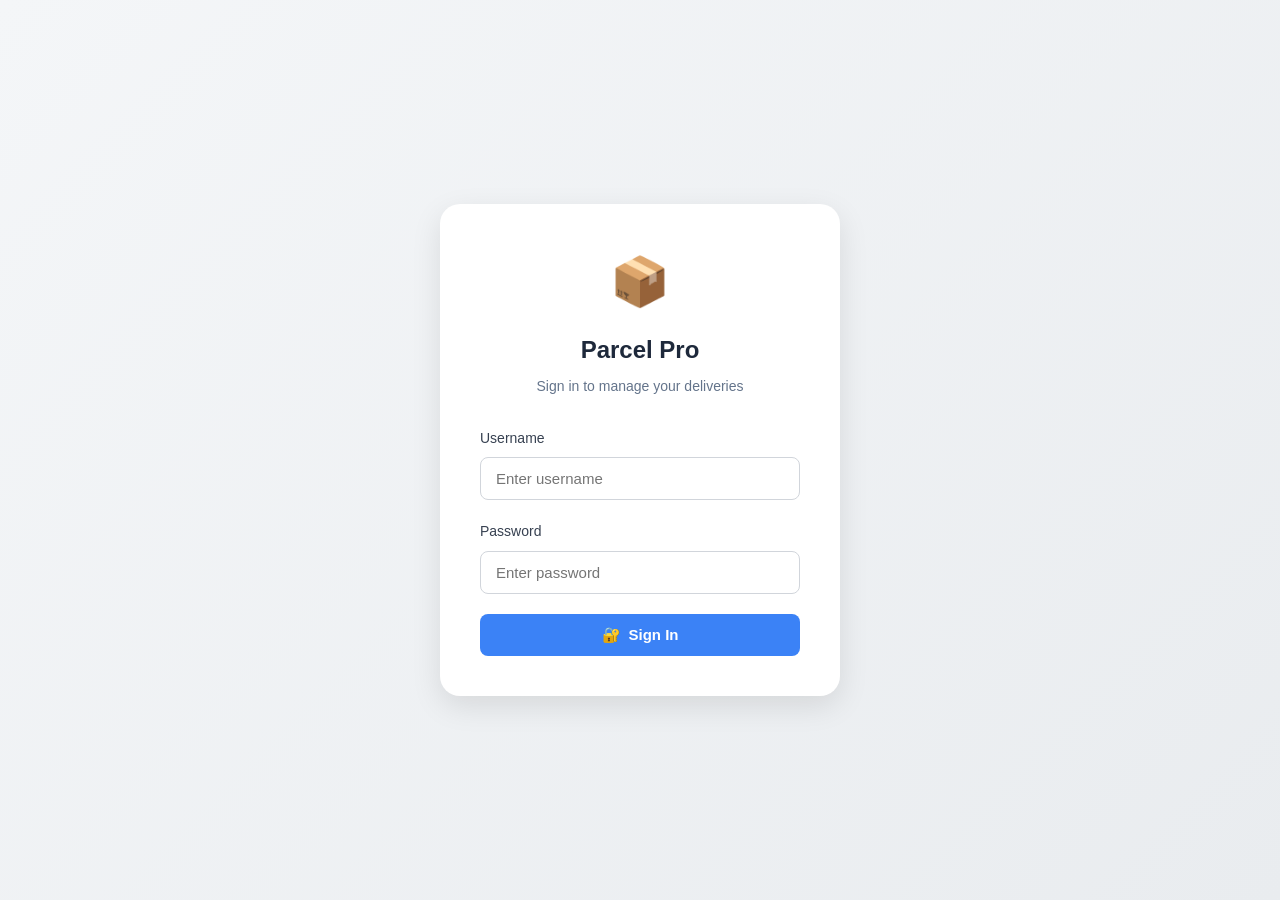
<file: upload_sample_images.html>
<!DOCTYPE html>
<html lang="en">
<head>
  <meta charset="UTF-8">
  <meta name="viewport" content="width=device-width, initial-scale=1.0">
  <title>Upload Sample Images</title>
  <link rel="shortcut icon" href="favicon.ico" type="image/x-icon">
  <link rel="icon" type="image/png" sizes="32x32" href="favicon-32x32.png">
  <link rel="icon" type="image/png" sizes="16x16" href="favicon-16x16.png">
  
  <link rel="stylesheet" href="styles.css">

  <style>
    /* ---------- UPLOAD PAGE SPECIFIC STYLES ---------- */
    select {
      width: 100%;
      padding: 14px 16px;
      border: 1.5px solid #d1d5db;
      border-radius: 10px;
      font-size: 15px;
      transition: all 0.3s ease;
      background: #f9fafb;
      font-family: inherit;
    }

    select:focus {
      outline: none;
      border-color: #3b82f6;
      background: #ffffff;
      box-shadow: 0 0 0 3px rgba(59, 130, 246, 0.1);
    }

    select.error { border-color: #dc3545; }
    select.success { border-color: #10b981; }

    .dropdown-arrow {
      background-image: url("data:image/svg+xml,%3Csvg xmlns='http://www.w3.org/2000/svg' width='16' height='16' fill='%236b7280' viewBox='0 0 16 16'%3E%3Cpath d='M7.247 11.14 2.451 5.658C1.885 5.013 2.345 4 3.204 4h9.592a1 1 0 0 1 .753 1.659l-4.796 5.48a1 1 0 0 1-1.506 0z'/%3E%3C/svg%3E");
      background-repeat: no-repeat;
      background-position: right 16px center;
      background-size: 12px;
      padding-right: 40px;
      appearance: none;
      cursor: pointer;
    }

    /* Image Preview Container */
    .preview-container {
      display: flex;
      flex-wrap: wrap;
      gap: 15px;
      margin-top: 15px;
      position: relative;
      min-height: 140px;
      padding: 15px;
      background: #f9fafb;
      border-radius: 12px;
      border: 2px dashed #d1d5db;
      transition: border-color 0.3s;
    }

    .preview-container:hover { border-color: #3b82f6; }

    .preview {
      display: flex;
      align-items: center;
      justify-content: center;
      width: 120px;
      height: 120px;
      border: 1px solid #e5e7eb;
      border-radius: 10px;
      overflow: hidden;
      position: relative;
      background: white;
      transition: transform 0.2s, box-shadow 0.2s;
    }

    .preview:hover { transform: translateY(-2px); box-shadow: 0 4px 12px rgba(0, 0, 0, 0.1); }
    .preview img { width: 100%; height: 100%; object-fit: cover; }

    .remove-btn {
      position: absolute;
      top: 6px;
      right: 6px;
      background: #ef4444;
      color: white;
      border: none;
      border-radius: 50%;
      width: 24px;
      height: 24px;
      font-size: 14px;
      line-height: 22px;
      text-align: center;
      cursor: pointer;
      z-index: 1;
      opacity: 0.9;
      transition: opacity 0.2s, transform 0.2s;
    }

    .remove-btn:hover { opacity: 1; transform: scale(1.1); }

    #addMoreBtn {
      width: 120px;
      height: 120px;
      font-size: 36px;
      display: flex;
      align-items: center;
      justify-content: center;
      background: linear-gradient(135deg, #10b981 0%, #059669 100%);
      color: white;
      border: none;
      border-radius: 10px;
      cursor: pointer;
      transition: all 0.3s ease;
      flex-shrink: 0;
      margin: 0;
    }

    #addMoreBtn:hover { transform: translateY(-2px); box-shadow: 0 5px 15px rgba(16, 185, 129, 0.3); }

    .image-counter {
      background: #3b82f6;
      color: white;
      padding: 4px 8px;
      border-radius: 12px;
      font-size: 12px;
      font-weight: 600;
      margin-left: 8px;
    }

    .refresh-btn {
      background: linear-gradient(135deg, #10b981 0%, #059669 100%);
      color: white;
      border: none;
      border-radius: 10px;
      padding: 12px 24px;
      font-size: 14px;
      font-weight: 600;
      cursor: pointer;
      transition: all 0.3s;
      display: flex;
      align-items: center;
      gap: 8px;
      margin-left: auto;
    }

    .refresh-btn:hover { transform: translateY(-2px); box-shadow: 0 5px 15px rgba(16, 185, 129, 0.3); }

    @media (max-width: 768px) {
      .preview { width: 100px; height: 100px; }
      #addMoreBtn { width: 100px; height: 100px; font-size: 28px; }
    }

    @media (max-width: 480px) {
      .preview { width: 80px; height: 80px; }
      #addMoreBtn { width: 80px; height: 80px; font-size: 24px; }
      .remove-btn { width: 20px; height: 20px; font-size: 12px; line-height: 18px; }
    }
  </style>
</head>
<body>

<div id="sidebar-container"></div>

<div class="main-content" id="mainContent">
  <header class="topbar">
    <button class="menu-btn" onclick="toggleSidebar()" aria-label="Toggle menu">☰</button>
    <div class="page-info">
      <div class="page-title">
        <span>📷</span>
        <span>Upload Sample Images</span>
      </div>
      <div class="page-subtitle">Upload images with tracking number and patient details</div>
    </div>
    <div class="user-menu">
      <button class="refresh-btn" onclick="reloadAll()">
        <span>🔄</span>
        <span>Refresh Data</span>
      </button>
    </div>
  </header>

  <div class="form-wrapper">
    <div class="form-container">
      <div class="form-content">
        <div class="form-group">
          <label for="trackingSelect">Select Tracking Number</label>
          <select id="trackingSelect" class="dropdown-arrow">
            <option value="">Loading tracking numbers...</option>
          </select>
          <div class="error-message" id="trackingError">Please select a tracking number</div>
        </div>

        <div class="form-group">
          <label for="patientSelect">
            Select Patient Name
            <span id="patientCount" class="image-counter" style="display:none;">0 available</span>
          </label>
          <select id="patientSelect" class="dropdown-arrow">
            <option value="">Loading patients...</option>
          </select>
          <div class="error-message" id="patientError">Please select a patient</div>
        </div>

        <div class="form-group">
          <label for="imageUpload">
            Select Images
            <span id="imageCount" class="image-counter">0 selected</span>
          </label>
          
          <div class="upload-section">
            <input type="file" id="imageUpload" accept="image/*" multiple capture="environment" style="display: none;">
            
            <div class="preview-container" id="previewContainer">
              <button type="button" id="addMoreBtn" aria-label="Add more images">+</button>
            </div>
            <div class="error-message" id="imageError">Please select at least one image</div>
          </div>
        </div>

        <div class="status-container" id="status" style="display: none; margin-top: 20px;"></div>

        <div class="button-group">
          <button class="submit-btn" onclick="uploadImages()" id="uploadBtn">
            <span>📤</span>
            <span>Upload Images</span>
          </button>
          <button class="clear-btn" onclick="clearAll()">
            <span>🗑️</span>
            <span>Clear All</span>
          </button>
        </div>
      </div>
    </div>
  </div>
</div>

<div class="toast" id="toast"></div>  

<script src="config.js"></script>
<script src="sidebar.js"></script>
<script src="auth.js"></script>  

<script>
/* ---------- DOM ELEMENTS ---------- */
const trackingSelect = document.getElementById('trackingSelect');
const patientSelect = document.getElementById('patientSelect');
const previewContainer = document.getElementById('previewContainer');
const addMoreBtn = document.getElementById('addMoreBtn');
const uploadBtn = document.getElementById('uploadBtn');
const patientCount = document.getElementById('patientCount');
const imageCount = document.getElementById('imageCount');
const imageUpload = document.getElementById('imageUpload');
const statusDiv = document.getElementById('status');
const toast = document.getElementById('toast');

let filesToUpload = [];
let isLoading = false;

/* ---------- TOAST FUNCTION ---------- */
function showToast(message, type = 'success') {
  toast.textContent = message;
  toast.className = `toast toast-${type} show`;
  setTimeout(() => toast.classList.remove('show'), 3000);
}

function updateImageCounter() {
  const count = filesToUpload.length;
  imageCount.textContent = `${count} selected`;
  imageCount.style.display = 'inline-block';
}

/* ---------- API DATA FETCHING ---------- */
function loadTrackingNumbers() {
  fetch(CONFIG.UPLOAD_TRACKING_URL)
    .then(res => res.ok ? res.json() : Promise.reject('Network error'))
    .then(data => {
      trackingSelect.innerHTML = '<option value="">Select Tracking Number</option>';
      if (!data || data.length === 0) {
        trackingSelect.innerHTML += '<option value="">No tracking numbers available</option>';
        showToast('No tracking numbers found', 'info');
        return;
      }
      data.forEach(trk => {
        trackingSelect.innerHTML += `<option value="${trk}">${trk}</option>`;
      });
    })
    .catch(err => {
      console.error(err);
      trackingSelect.innerHTML = '<option value="">Error loading tracking numbers</option>';
    });
}

function loadPatients() {
  fetch(CONFIG.UPLOAD_PATIENT_URL)
    .then(res => res.ok ? res.json() : Promise.reject('Network error'))
    .then(data => {
      patientSelect.innerHTML = '<option value="">Select Patient</option>';
      if (!data || data.length === 0) {
        patientSelect.innerHTML += '<option value="">No patients available</option>';
        patientCount.style.display = 'none';
        return;
      }
      data.forEach(patientName => {
        patientSelect.innerHTML += `<option value="${patientName}">${patientName}</option>`;
      });
      patientCount.textContent = `${data.length} available`;
      patientCount.style.display = 'inline-block';
    })
    .catch(err => {
      console.error(err);
      patientSelect.innerHTML = '<option value="">Error loading patients</option>';
      patientCount.style.display = 'none';
    });
}

function reloadAll() {
  showToast('Refreshing data...', 'info');
  loadTrackingNumbers();
  loadPatients();
}

/* ---------- IMAGE HANDLING ---------- */
function handleFileInput(file) {
  const wrapper = document.createElement("div");
  wrapper.className = "preview";

  const img = document.createElement("img");
  img.src = URL.createObjectURL(file);

  const removeBtn = document.createElement("button");
  removeBtn.className = "remove-btn";
  removeBtn.textContent = "×";
  
  removeBtn.addEventListener("click", (e) => {
    e.stopPropagation();
    const index = filesToUpload.indexOf(file);
    if (index > -1) {
      filesToUpload.splice(index, 1);
      URL.revokeObjectURL(img.src);
    }
    wrapper.remove();
    updateImageCounter();
  });

  wrapper.appendChild(img);
  wrapper.appendChild(removeBtn);
  previewContainer.insertBefore(wrapper, addMoreBtn);
  filesToUpload.push(file);
  updateImageCounter();
}

addMoreBtn.addEventListener("click", () => imageUpload.click());

imageUpload.addEventListener('change', (event) => {
  const fileList = event.target.files;
  for (let i = 0; i < fileList.length; i++) {
    if (filesToUpload.length < 20) {
      handleFileInput(fileList[i]);
    } else {
      showToast('Maximum 20 images allowed', 'error');
      break;
    }
  }
  imageUpload.value = '';
});

/* ---------- IMAGE COMPRESSION ---------- */
function resizeImage(file, maxSize = 1000000) {
  return new Promise((resolve, reject) => {
    const img = new Image();
    const reader = new FileReader();
    reader.onload = e => img.src = e.target.result;
    reader.onerror = reject;
    reader.readAsDataURL(file);

    img.onload = () => {
      const canvas = document.createElement("canvas");
      const ctx = canvas.getContext("2d");
      let { width, height } = img;

      if (width > 1024 || height > 1024) {
        if (width > height) { height = Math.round((height * 1024) / width); width = 1024; } 
        else { width = Math.round((width * 1024) / height); height = 1024; }
      }

      canvas.width = width;
      canvas.height = height;
      ctx.fillStyle = 'white';
      ctx.fillRect(0, 0, width, height);
      ctx.drawImage(img, 0, 0, width, height);

      let quality = file.size > 5000000 ? 0.4 : file.size > 2000000 ? 0.6 : 0.8;
      canvas.toBlob(blob => {
        const r = new FileReader();
        r.onloadend = () => resolve(r.result);
        r.readAsDataURL(blob);
      }, "image/webp", quality);
    };
  });
}

/* ---------- UPLOAD LOGIC ---------- */
async function uploadImages() {
  document.querySelectorAll('.error-message').forEach(el => el.style.display = 'none');
  trackingSelect.classList.remove('error'); patientSelect.classList.remove('error');
  
  if (!trackingSelect.value) { trackingSelect.classList.add('error'); document.getElementById('trackingError').style.display = 'block'; return; }
  if (!patientSelect.value) { patientSelect.classList.add('error'); document.getElementById('patientError').style.display = 'block'; return; }
  if (filesToUpload.length === 0) { document.getElementById('imageError').style.display = 'block'; return; }

  if (isLoading) return;
  isLoading = true;
  uploadBtn.disabled = true;
  uploadBtn.innerHTML = '<span class="spinner"></span><span>Uploading...</span>';
  
  statusDiv.className = 'status-container status-loading';
  statusDiv.innerHTML = '<div>Processing and uploading images...</div>';
  statusDiv.style.display = 'block';

  try {
    const resizedImages = await Promise.all(filesToUpload.map(f => resizeImage(f)));
    const validImages = resizedImages.filter(img => img);
    if (!validImages.length) throw new Error('No valid images');

    const response = await fetch(CONFIG.UPLOAD_PATIENT_URL, {
      method: "POST",
      headers: { 'Content-Type': 'application/x-www-form-urlencoded' },
      body: new URLSearchParams({ 
        tracking: trackingSelect.value, 
        patient: patientSelect.value, 
        image: validImages.join("|") 
      })
    });
    
    const data = await response.json();
    if (data.success) {
      showToast('Images uploaded successfully!', 'success');
      statusDiv.className = 'status-container status-success';
      statusDiv.innerHTML = `<div><strong>Upload Successful!</strong><br>Time: ${new Date().toLocaleTimeString()}</div>`;
      clearAll(true);
      loadPatients();
    } else {
      throw new Error(data.error || 'Upload failed');
    }
  } catch (err) {
    showToast(`Upload failed: ${err.message}`, 'error');
    statusDiv.className = 'status-container status-error';
    statusDiv.innerHTML = `<div><strong>Upload Failed</strong><br>Please try again.</div>`;
  } finally {
    isLoading = false;
    uploadBtn.disabled = false;
    uploadBtn.innerHTML = '<span>📤</span><span>Upload Images</span>';
  }
}

function clearAll(skipStatus = false) {
  filesToUpload.forEach(file => {
    const img = document.querySelector(`img[src*="${URL.createObjectURL(file)}"]`);
    if (img) URL.revokeObjectURL(img.src);
  });
  previewContainer.querySelectorAll('.preview').forEach(div => div.remove());
  filesToUpload = [];
  updateImageCounter();
  trackingSelect.value = '';
  patientSelect.value = '';
  
  document.querySelectorAll('.error-message').forEach(el => el.style.display = 'none');
  trackingSelect.classList.remove('error');
  patientSelect.classList.remove('error');
  
  if(!skipStatus) statusDiv.style.display = 'none';
}

/* ---------- DRAG & DROP & SHORTCUTS ---------- */
document.addEventListener('dragover', e => e.preventDefault());
document.addEventListener('drop', e => {
  e.preventDefault();
  if (e.dataTransfer.files.length) {
    Array.from(e.dataTransfer.files).filter(f => f.type.startsWith('image/')).forEach(f => {
      if (filesToUpload.length < 20) handleFileInput(f);
    });
  }
});

document.addEventListener('keydown', e => {
  if ((e.ctrlKey || e.metaKey) && e.key === 'Enter') { e.preventDefault(); uploadImages(); }
  if (e.key === 'Escape') clearAll();
});

window.addEventListener('load', () => {
  loadTrackingNumbers();
  loadPatients();
});
</script>
</body>
</html>
</file>
<file: styles.css>
/* ==========================================================================
   MASTER STYLES.CSS - PARCEL PRO
   Handles responsive design for all pages (Mobile & PC)
   ========================================================================== */

/* ---------- BASE & RESET ---------- */
* {
    box-sizing: border-box;
    margin: 0;
    padding: 0;
}

body {
    font-family: -apple-system, BlinkMacSystemFont, 'Segoe UI', Arial, sans-serif;
    background: linear-gradient(135deg, #f4f6f8 0%, #e9ecef 100%);
    color: #333;
    line-height: 1.6;
    display: flex;
    min-height: 100vh;
    overflow-x: hidden;
}

/* ---------- SIDEBAR (PC & MOBILE) ---------- */
.sidebar {
    width: 260px;
    background: linear-gradient(180deg, #ffffff 0%, #f8fafc 100%);
    color: #1e293b;
    position: fixed;
    top: 0;
    left: 0;
    height: 100%;
    transition: all 0.3s cubic-bezier(0.4, 0, 0.2, 1);
    z-index: 1000;
    overflow-y: auto;
    box-shadow: 0 0 20px rgba(0, 0, 0, 0.08);
    border-right: 1px solid #e2e8f0;
}

.sidebar-header {
    padding: 25px 20px;
    border-bottom: 1px solid #e2e8f0;
    background: linear-gradient(135deg, #3b82f6 0%, #1d4ed8 100%);
    color: white;
    cursor: pointer;
    display: flex;
    flex-direction: column;
}

.logo { display: flex; align-items: center; gap: 12px; font-size: 20px; font-weight: 700; }
.logo-icon { font-size: 28px; width: 40px; height: 40px; background: rgba(255,255,255,0.2); border-radius: 10px; display: flex; align-items: center; justify-content: center; }
.sidebar-subtitle { font-size: 12px; opacity: 0.8; margin-top: 5px; margin-left: 52px; }

.menu-section { margin-top: 20px; }
.menu-section-title { font-size: 11px; text-transform: uppercase; color: #64748b; font-weight: 600; padding: 0 20px 8px; border-bottom: 1px solid #f1f5f9; margin-bottom: 8px;}
.menu-items { display: flex; flex-direction: column; gap: 4px; }

.menu-item { display: flex; align-items: center; gap: 12px; color: #475569; text-decoration: none; padding: 12px 20px; font-size: 14px; font-weight: 500; margin: 0 8px; border-radius: 8px; transition: all 0.2s; white-space: nowrap;}
.menu-item:hover { background: #f1f5f9; color: #334155; transform: translateX(4px); }
.menu-item.active { background: linear-gradient(135deg, #3b82f6 0%, #1d4ed8 100%); color: white; box-shadow: 0 4px 12px rgba(59, 130, 246, 0.3); }

.menu-item-icon { font-size: 18px; width: 24px; display: flex; align-items: center; justify-content: center; }
.menu-item-badge { background: #ef4444; color: white; font-size: 11px; padding: 2px 6px; border-radius: 10px; margin-left: auto;}

/* PC Sidebar Collapse Controls */
.collapse-expand { position: absolute; bottom: 20px; right: 10px; width: 36px; height: 36px; background: #2a3a4d; border: none; border-radius: 6px; cursor: pointer; display: flex; align-items: center; justify-content: center; color: white; z-index: 101; transition: 0.3s; }
.collapse-expand:hover { background: #3b82f6; }

.sidebar.collapsed { width: 70px; }
.sidebar.collapsed .logo-text, .sidebar.collapsed .sidebar-subtitle, .sidebar.collapsed .menu-section-title, .sidebar.collapsed .menu-item-text { display: none; }
.sidebar.collapsed .logo { justify-content: center; }
.sidebar.collapsed .logo-icon { margin: 0; }
.sidebar.collapsed .menu-item { justify-content: center; padding: 14px 0; }
.sidebar.collapsed .menu-item-icon { margin: 0; font-size: 22px; }
.sidebar.collapsed .collapse-expand { transform: rotate(180deg); }

/* ---------- MAIN CONTENT & TOPBAR ---------- */
.main-content {
    flex: 1;
    margin-left: 260px;
    min-height: 100vh;
    display: flex;
    flex-direction: column;
    transition: margin-left 0.3s ease;
    width: calc(100% - 260px);
}
.main-content.sidebar-collapsed { margin-left: 70px; width: calc(100% - 70px); }

.topbar {
    background: #ffffff;
    padding: 15px 25px;
    display: flex;
    align-items: center;
    box-shadow: 0 1px 3px rgba(0,0,0,0.08);
    position: sticky;
    top: 0;
    z-index: 99;
}

/* Mobile Hamburger Menu Button */
.menu-btn {
    font-size: 24px;
    background: none;
    border: none;
    cursor: pointer;
    margin-right: 15px;
    color: #333;
    display: none; /* Hidden on PC */
}

.page-info { flex: 1; }
.page-title { font-size: 18px; font-weight: 600; color: #111827; display: flex; align-items: center; gap: 8px; }
.page-subtitle { font-size: 13px; color: #6b7280; }

/* ---------- FORMS & CONTAINERS ---------- */
.form-wrapper { padding: 30px; display: flex; align-items: center; justify-content: center; flex: 1; }
.form-container { width: 100%; max-width: 500px; background: #ffffff; border-radius: 16px; box-shadow: 0 4px 20px rgba(0, 0, 0, 0.05); border: 1px solid #e2e8f0; overflow: hidden; }
.form-container h2 { background: linear-gradient(135deg, #3b82f6 0%, #1d4ed8 100%); color: white; padding: 20px; text-align: center; margin: 0; font-size: 20px;}
.form-content { padding: 25px; }

.form-group { margin-bottom: 20px; }
.form-group label { display: block; margin-bottom: 8px; font-weight: 500; font-size: 14px; color: #374151; }
.form-group input, .form-group select { width: 100%; padding: 12px 15px; border: 1.5px solid #d1d5db; border-radius: 8px; font-size: 15px; transition: 0.3s; }
.form-group input:focus, .form-group select:focus { border-color: #3b82f6; outline: none; box-shadow: 0 0 0 3px rgba(59, 130, 246, 0.1); }

.button-group { display: flex; gap: 15px; margin-top: 25px; }
.submit-btn, .clear-btn { flex: 1; padding: 12px; border: none; border-radius: 8px; font-size: 15px; font-weight: 600; cursor: pointer; display: flex; align-items: center; justify-content: center; gap: 8px; transition: 0.2s;}
.submit-btn { background: #3b82f6; color: white; }
.submit-btn:hover { background: #2563eb; }
.clear-btn { background: #f3f4f6; color: #4b5563; }
.clear-btn:hover { background: #e5e7eb; }

/* ---------- RESPONSIVE TABLES ---------- */
.table-container { overflow-x: auto; -webkit-overflow-scrolling: touch; width: 100%; }
table { width: 100%; min-width: 800px; border-collapse: collapse; }
th, td { padding: 12px 15px; text-align: left; border-bottom: 1px solid #e5e7eb; font-size: 14px; }
th { background: #f9fafb; font-weight: 600; color: #374151; white-space: nowrap; }

/* ---------- RESPONSIVE DESIGN (MEDIA QUERIES) ---------- */

/* Tablet & Small PC */
@media (max-width: 1024px) {
    .grid { grid-template-columns: repeat(2, 1fr); } /* Dashboard grid becomes 2 columns */
}

/* Mobile Phones */
@media (max-width: 768px) {
    /* Transform Sidebar into Off-Canvas Menu */
    .sidebar {
        transform: translateX(-100%); /* Hide off screen */
        width: 280px;
        box-shadow: 4px 0 20px rgba(0,0,0,0.15);
    }
    
    .sidebar.open {
        transform: translateX(0); /* Slide in when open class is added */
    }

    /* Remove collapse button on mobile */
    .collapse-expand { display: none; }

    /* Adjust Main Content to take full width */
    .main-content, .main-content.sidebar-collapsed {
        margin-left: 0;
        width: 100%;
    }

    /* Show hamburger menu */
    .menu-btn { display: block; }

    /* Adjust padding for mobile screens */
    .topbar { padding: 15px; }
    .form-wrapper { padding: 15px; }
    .content-wrapper { padding: 15px; }
    .header { padding: 20px; flex-direction: column; align-items: flex-start; }
    
    /* Stack buttons vertically */
    .button-group { flex-direction: column; }
    .submit-btn, .clear-btn { width: 100%; }

    /* Dashboard grid becomes 1 column */
    .grid { grid-template-columns: 1fr; gap: 15px; }
    .box { padding: 25px; min-height: 140px; }
}

/* Small Mobile Phones */
@media (max-width: 480px) {
    .page-title { font-size: 16px; }
    .page-subtitle { display: none; } /* Hide subtitle to save space */
    .stats-card { min-width: 100%; margin-top: 10px; }
    .controls { flex-direction: column; align-items: stretch; }
    .search-box input, .filter-box select { width: 100%; }
}
</file>
